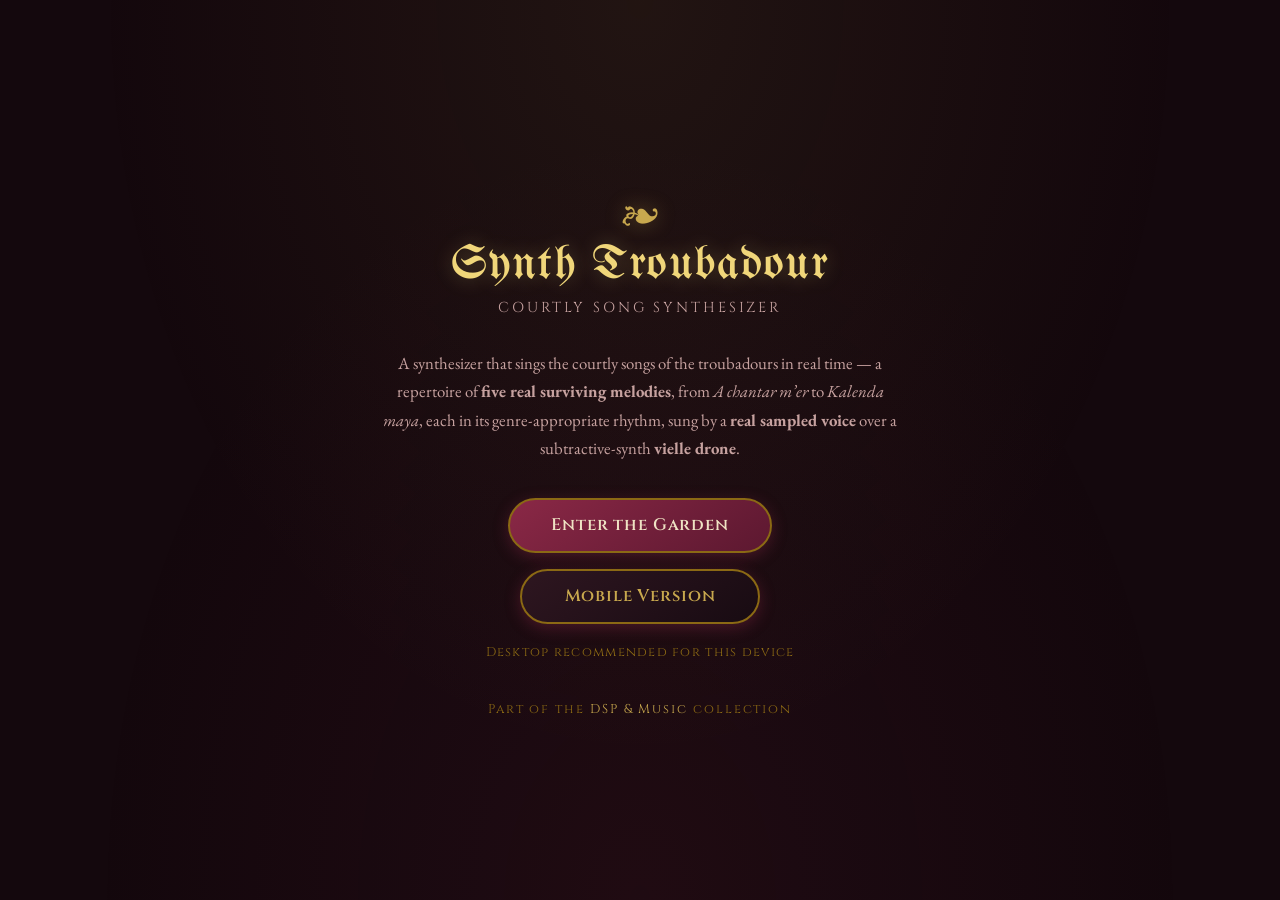
<file: index.html>
<!DOCTYPE html>
<html lang="en">
<head>
    <meta charset="UTF-8">
    <meta name="viewport" content="width=device-width, initial-scale=1.0">
    <title>Synth Troubadour — Courtly Song Synthesizer</title>
    <link rel="preconnect" href="https://fonts.googleapis.com">
    <link rel="preconnect" href="https://fonts.gstatic.com" crossorigin>
    <link href="https://fonts.googleapis.com/css2?family=UnifrakturMaguntia&family=Cinzel:wght@400;600;700&family=EB+Garamond:ital,wght@0,400;0,600;1,400&display=swap" rel="stylesheet">
    <style>
        :root { --gold: #c8a84e; --gold-bright: #f0d67a; --gold-dark: #8b6914; --accent: #8a2846; --text-main: #ecd8c8; --text-dim: #c7a2a0; --bg-dark: #14080d; }
        * { margin: 0; padding: 0; box-sizing: border-box; }
        body { font-family: 'EB Garamond', Georgia, serif; background: var(--bg-dark); color: var(--text-main); min-height: 100vh; display: flex; flex-direction: column; align-items: center; justify-content: center; text-align: center; padding: 2rem; }
        body::before { content: ''; position: fixed; inset: 0; background: radial-gradient(ellipse at 50% 0%, rgba(200,168,78,0.08), transparent 60%), radial-gradient(ellipse at 50% 100%, rgba(138,40,70,0.10), transparent 60%); pointer-events: none; }
        .content { position: relative; z-index: 1; max-width: 520px; }
        .cross { font-size: 2.4rem; color: var(--gold); text-shadow: 0 0 20px rgba(200,168,78,0.4); }
        h1 { font-family: 'UnifrakturMaguntia', 'Cinzel', serif; font-size: clamp(1.8rem, 5vw, 3rem); font-weight: 400; color: var(--gold-bright); text-shadow: 0 0 20px rgba(240,214,122,0.3); margin: 0.5rem 0; letter-spacing: 0.03em; }
        .subtitle { font-family: 'Cinzel', serif; font-size: 0.9rem; letter-spacing: 0.2em; text-transform: uppercase; color: var(--text-dim); margin-bottom: 2rem; }
        .desc { color: var(--text-dim); line-height: 1.7; margin-bottom: 2.2rem; font-size: 1.05rem; }
        .launch { display: flex; flex-direction: column; gap: 1rem; align-items: center; }
        .btn { font-family: 'Cinzel', serif; font-size: 1.05rem; font-weight: 600; color: #efe3c4; background: linear-gradient(145deg, var(--accent), #5c1830); border: 2px solid var(--gold-dark); border-radius: 50px; padding: 0.9rem 2.6rem; cursor: pointer; text-decoration: none; transition: all 0.3s ease; box-shadow: 0 4px 15px rgba(138,40,70,0.4); letter-spacing: 0.05em; min-width: 240px; }
        .btn:hover { border-color: var(--gold); box-shadow: 0 4px 20px rgba(138,40,70,0.6), 0 0 20px rgba(200,168,78,0.2); transform: translateY(-1px); }
        .btn.secondary { background: linear-gradient(145deg, #2e1620, #180b12); color: var(--gold); }
        .recommend { font-size: 0.8rem; color: var(--gold-dark); font-family: 'Cinzel', serif; letter-spacing: 0.1em; margin-top: 0.3rem; }
        .foot { margin-top: 2.5rem; font-size: 0.8rem; color: var(--gold-dark); letter-spacing: 0.15em; font-family: 'Cinzel', serif; }
    </style>
</head>
<body>
    <div class="content">
        <div class="cross">&#x2767;</div>
        <h1>Synth Troubadour</h1>
        <div class="subtitle">Courtly Song Synthesizer</div>
        <p class="desc">A synthesizer that sings the courtly songs of the troubadours in real time &mdash; a repertoire of <strong>five real surviving melodies</strong>, from <em>A chantar m&#8217;er</em> to <em>Kalenda maya</em>, each in its genre-appropriate rhythm, sung by a <strong>real sampled voice</strong> over a subtractive-synth <strong>vielle drone</strong>.</p>
        <div class="launch">
            <a class="btn" id="primaryBtn" href="desktop.html">Enter the Garden</a>
            <a class="btn secondary" id="secondaryBtn" href="troubadour_mobile.html">Mobile Version</a>
            <div class="recommend" id="recommend"></div>
        </div>
        <div class="foot">Part of the <a href="https://github.com/BrendanJamesLynskey/DSP_and_Music" style="color:var(--gold);text-decoration:none">DSP &amp; Music</a> collection</div>
    </div>
    <script>
        (function () {
            const isMobile = /Android|iPhone|iPad|iPod|Mobile/i.test(navigator.userAgent) || window.innerWidth < 700;
            const primary = document.getElementById('primaryBtn');
            const secondary = document.getElementById('secondaryBtn');
            const rec = document.getElementById('recommend');
            if (isMobile) {
                primary.href = 'troubadour_mobile.html'; primary.textContent = 'Enter (Mobile)';
                secondary.href = 'desktop.html'; secondary.textContent = 'Desktop Version';
                rec.textContent = 'Mobile device detected';
            } else {
                rec.textContent = 'Desktop recommended for this device';
            }
        })();
    </script>
</body>
</html>
</file>
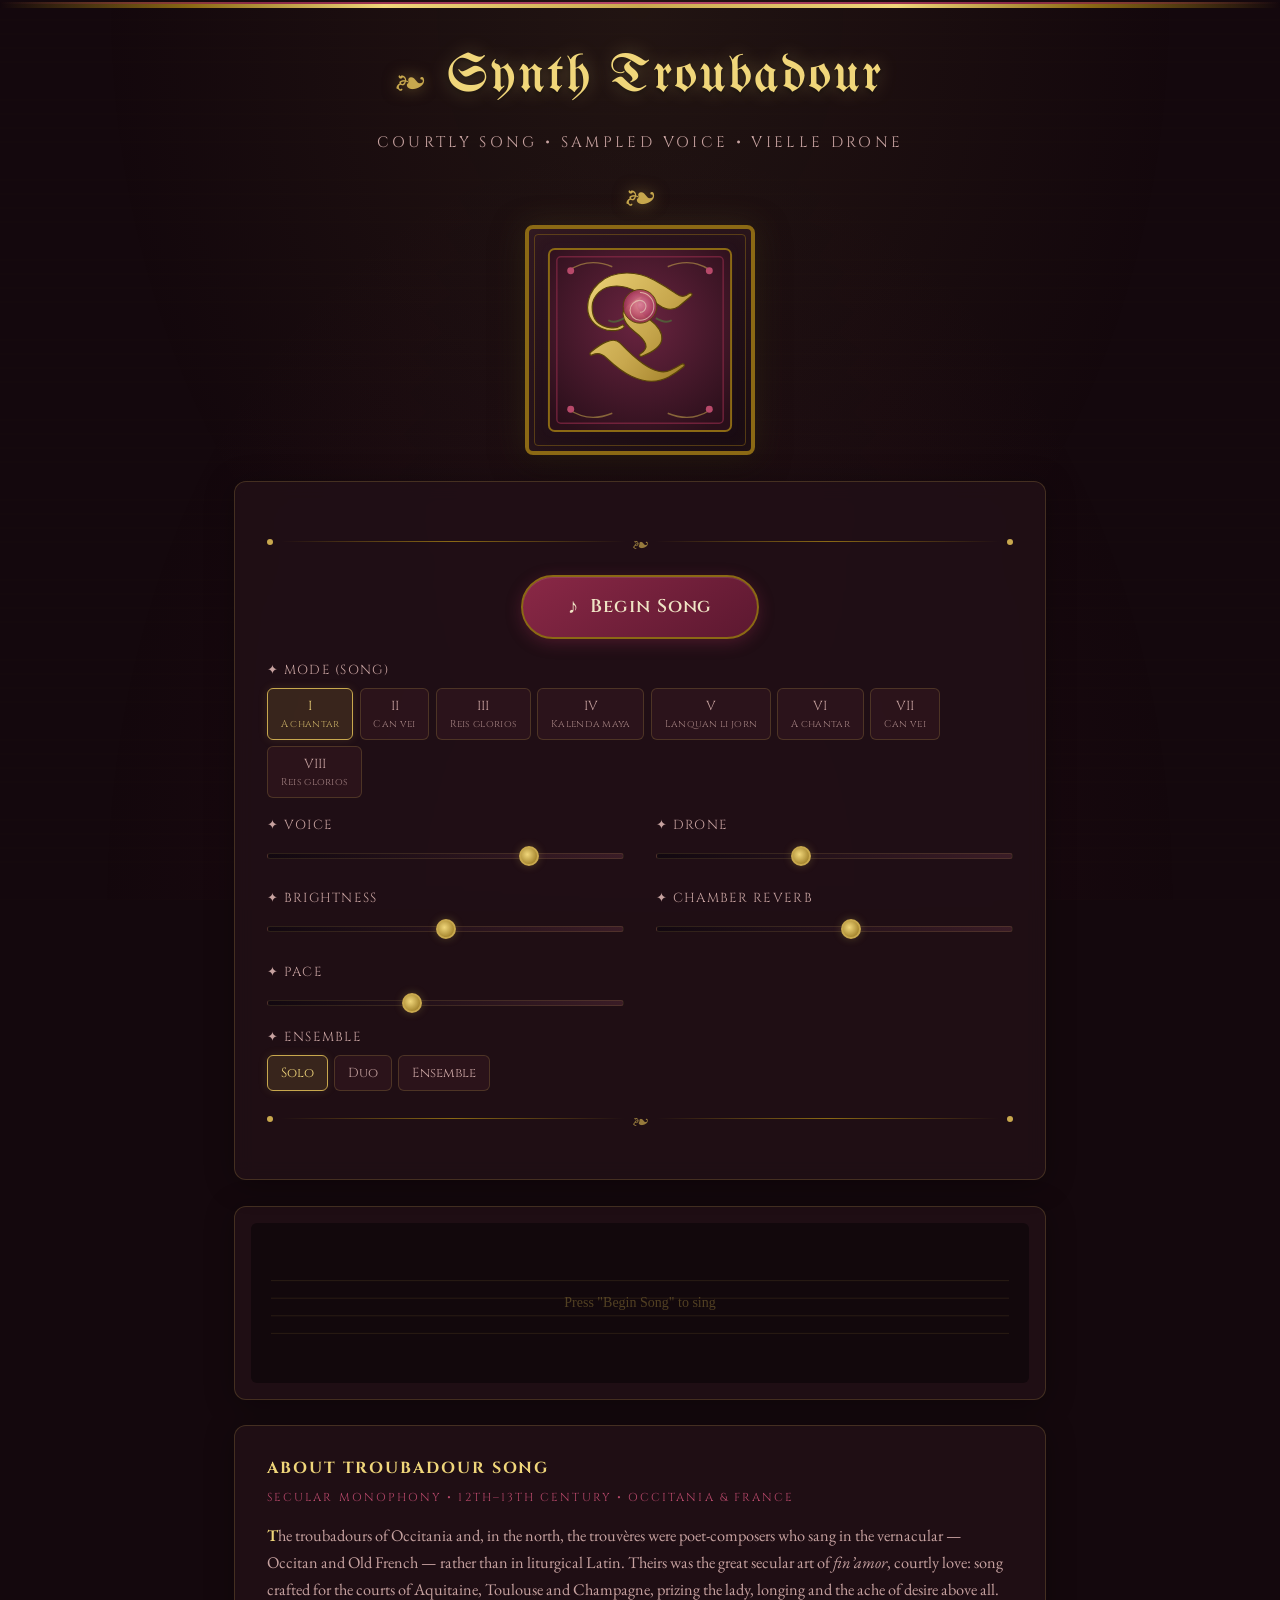
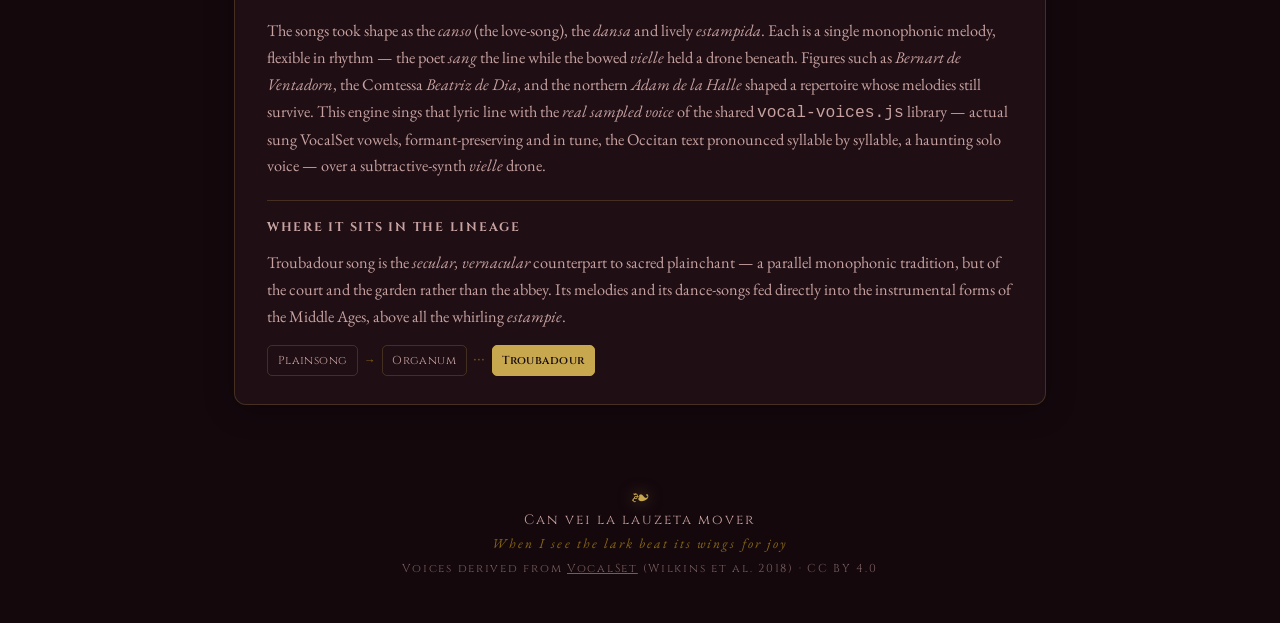
<file: desktop.html>
<!DOCTYPE html>
<html lang="en">
<head>
    <meta charset="UTF-8">
    <meta name="viewport" content="width=device-width, initial-scale=1.0">
    <title>Synth Troubadour — Courtly Song Synthesizer</title>
    <link rel="preconnect" href="https://fonts.googleapis.com">
    <link rel="preconnect" href="https://fonts.gstatic.com" crossorigin>
    <link href="https://fonts.googleapis.com/css2?family=UnifrakturMaguntia&family=Cinzel:wght@400;600;700&family=EB+Garamond:ital,wght@0,400;0,600;1,400&display=swap" rel="stylesheet">
    <link rel="stylesheet" href="style.css">
</head>
<body>
    <div class="icon-border-top"></div>
    <div class="incense-container" id="incenseContainer"></div>

    <header>
        <div class="cross-ornament">&#x2767;</div>
        <h1>Synth Troubadour</h1>
        <p class="subtitle">Courtly Song &#8226; Sampled Voice &#8226; Vielle Drone</p>
        <div class="cross-ornament">&#x2767;</div>
    </header>

    <main>
        <!-- Illuminated initial -->
        <div class="icon-frame" id="mainIcon">
            <svg viewBox="0 0 200 200" xmlns="http://www.w3.org/2000/svg" role="img" aria-label="Illuminated initial T">
                <defs>
                    <linearGradient id="gold" x1="0" y1="0" x2="1" y2="1">
                        <stop offset="0" stop-color="#f0d67a"/><stop offset="0.5" stop-color="#c8a84e"/><stop offset="1" stop-color="#8b6914"/>
                    </linearGradient>
                    <radialGradient id="halo" cx="0.5" cy="0.4" r="0.7">
                        <stop offset="0" stop-color="#6a2440"/><stop offset="1" stop-color="#2a0f1a"/>
                    </radialGradient>
                    <radialGradient id="rose" cx="0.5" cy="0.45" r="0.6">
                        <stop offset="0" stop-color="#e58aa0"/><stop offset="0.6" stop-color="#b8496a"/><stop offset="1" stop-color="#7a1f3a"/>
                    </radialGradient>
                </defs>
                <rect x="8" y="8" width="184" height="184" rx="6" fill="url(#halo)" stroke="#8b6914" stroke-width="2"/>
                <rect x="16" y="16" width="168" height="168" rx="4" fill="none" stroke="#8a2846" stroke-width="1.5" opacity="0.7"/>
                <!-- rose-vine flourishes -->
                <path d="M28 30 q20 -14 44 -4 M172 30 q-20 -14 -44 -4 M28 170 q20 14 44 4 M172 170 q-20 14 -44 4" fill="none" stroke="#c8a84e" stroke-width="1.4" opacity="0.55"/>
                <circle cx="30" cy="30" r="3.5" fill="#b8496a"/><circle cx="170" cy="30" r="3.5" fill="#b8496a"/>
                <circle cx="30" cy="170" r="3.5" fill="#b8496a"/><circle cx="170" cy="170" r="3.5" fill="#b8496a"/>
                <!-- initial T -->
                <text x="100" y="140" text-anchor="middle" font-family="UnifrakturMaguntia, serif" font-size="150" fill="url(#gold)" stroke="#5a4408" stroke-width="1.2">T</text>
                <!-- courtly rose bloom above the T -->
                <g opacity="0.92">
                    <circle cx="100" cy="66" r="17" fill="url(#rose)" stroke="#5a4408" stroke-width="1"/>
                    <path d="M100 52 a14 14 0 0 1 0 28 a10 10 0 0 1 0 -20 a6 6 0 0 1 0 12" fill="none" stroke="#efd9c4" stroke-width="1.1" opacity="0.7"/>
                    <path d="M84 78 q-10 6 -16 2 M116 78 q10 6 16 2" fill="none" stroke="#4e7a3a" stroke-width="2" opacity="0.7"/>
                </g>
            </svg>
        </div>

        <div class="controls-panel">
            <div class="ornament-line"><span class="ornament-dot"></span><span class="ornament-rule"></span><span class="ornament-cross">&#x2767;</span><span class="ornament-rule"></span><span class="ornament-dot"></span></div>

            <div class="transport">
                <button class="btn-chant" id="btnChant" onclick="toggleChant()">
                    <span class="btn-icon">&#x266A;</span>
                    <span class="btn-text">Begin Song</span>
                </button>
            </div>

            <!-- Church modes -->
            <div class="control-group">
                <label class="control-label">&#x2726; Mode (Song)</label>
                <div class="mode-selector">
                    <button class="mode-btn active" data-mode="1" onclick="setMode(1)">I<small>A chantar</small></button>
                    <button class="mode-btn" data-mode="2" onclick="setMode(2)">II<small>Can vei</small></button>
                    <button class="mode-btn" data-mode="3" onclick="setMode(3)">III<small>Reis glorios</small></button>
                    <button class="mode-btn" data-mode="4" onclick="setMode(4)">IV<small>Kalenda maya</small></button>
                    <button class="mode-btn" data-mode="5" onclick="setMode(5)">V<small>Lanquan li jorn</small></button>
                    <button class="mode-btn" data-mode="6" onclick="setMode(6)">VI<small>A chantar</small></button>
                    <button class="mode-btn" data-mode="7" onclick="setMode(7)">VII<small>Can vei</small></button>
                    <button class="mode-btn" data-mode="8" onclick="setMode(8)">VIII<small>Reis glorios</small></button>
                </div>
            </div>

            <div class="sliders-grid">
                <div class="control-group"><label class="control-label">&#x2726; Voice</label><input type="range" class="slider" id="voiceVol" min="0" max="100" value="75" oninput="updateVoice()"></div>
                <div class="control-group"><label class="control-label">&#x2726; Drone</label><input type="range" class="slider" id="droneVol" min="0" max="100" value="40" oninput="updateDrone()"></div>
                <div class="control-group"><label class="control-label">&#x2726; Brightness</label><input type="range" class="slider" id="brightness" min="0" max="100" value="50" oninput="updateBrightness()"></div>
                <div class="control-group"><label class="control-label">&#x2726; Chamber Reverb</label><input type="range" class="slider" id="reverbMix" min="0" max="100" value="55" oninput="updateReverb()"></div>
                <div class="control-group"><label class="control-label">&#x2726; Pace</label><input type="range" class="slider" id="tempoSlider" min="46" max="96" value="66" oninput="updateTempo()"></div>
            </div>

            <div class="control-group">
                <label class="control-label">&#x2726; Ensemble</label>
                <div class="mode-selector">
                    <button class="choir-btn active" data-voices="1" onclick="setVoices(1)">Solo</button>
                    <button class="choir-btn" data-voices="2" onclick="setVoices(2)">Duo</button>
                    <button class="choir-btn" data-voices="3" onclick="setVoices(3)">Ensemble</button>
                </div>
            </div>

            <div class="ornament-line"><span class="ornament-dot"></span><span class="ornament-rule"></span><span class="ornament-cross">&#x2767;</span><span class="ornament-rule"></span><span class="ornament-dot"></span></div>
        </div>

        <div class="visualization-frame">
            <canvas id="vizCanvas" width="800" height="200"></canvas>
        </div>

        <!-- About this style -->
        <div class="about-panel">
            <h2>About Troubadour Song</h2>
            <div class="era">Secular monophony &#8226; 12th&ndash;13th century &#8226; Occitania &amp; France</div>
            <p><span class="drop">T</span>he troubadours of Occitania and, in the north, the trouvères were poet-composers who sang in the vernacular &mdash; Occitan and Old French &mdash; rather than in liturgical Latin. Theirs was the great secular art of <em>fin&#8217;amor</em>, courtly love: song crafted for the courts of Aquitaine, Toulouse and Champagne, prizing the lady, longing and the ache of desire above all.</p>
            <p>The songs took shape as the <em>canso</em> (the love-song), the <em>dansa</em> and lively <em>estampida</em>. Each is a single monophonic melody, flexible in rhythm &mdash; the poet <em>sang</em> the line while the bowed <em>vielle</em> held a drone beneath. Figures such as <em>Bernart de Ventadorn</em>, the Comtessa <em>Beatriz de Dia</em>, and the northern <em>Adam de la Halle</em> shaped a repertoire whose melodies still survive. This engine sings that lyric line with the <em>real sampled voice</em> of the shared <code>vocal-voices.js</code> library &mdash; actual sung VocalSet vowels, formant-preserving and in tune, the Occitan text pronounced syllable by syllable, a haunting solo voice &mdash; over a subtractive-synth <em>vielle</em> drone.</p>
            <div class="lineage">
                <h3>Where it sits in the lineage</h3>
                <p>Troubadour song is the <em>secular, vernacular</em> counterpart to sacred plainchant &mdash; a parallel monophonic tradition, but of the court and the garden rather than the abbey. Its melodies and its dance-songs fed directly into the instrumental forms of the Middle Ages, above all the whirling <em>estampie</em>.</p>
                <div class="lineage-chain">
                    <a href="https://brendanjameslynskey.github.io/Synth_Gregorian/">Plainsong</a>
                    <span class="arrow">&rarr;</span>
                    <a href="https://brendanjameslynskey.github.io/Synth_Organum/">Organum</a>
                    <span class="arrow">&#8231;&#8231;&#8231;</span>
                    <span class="node current">Troubadour</span>
                </div>
            </div>
        </div>
    </main>

    <footer>
        <div class="cross-ornament small">&#x2767;</div>
        <p>Can vei la lauzeta mover</p>
        <p class="latin">When I see the lark beat its wings for joy</p>
            <p style="font-size:0.72rem;opacity:0.55;margin-top:0.6rem;">Voices derived from <a href="https://zenodo.org/records/1193957" style="color:inherit;">VocalSet</a> (Wilkins et al. 2018) &middot; CC BY 4.0</p>
    </footer>

    <script src="vocal-voices.js"></script>
    <script src="troubadour-engine.js"></script>
    <script src="app.js"></script>
</body>
</html>
</file>
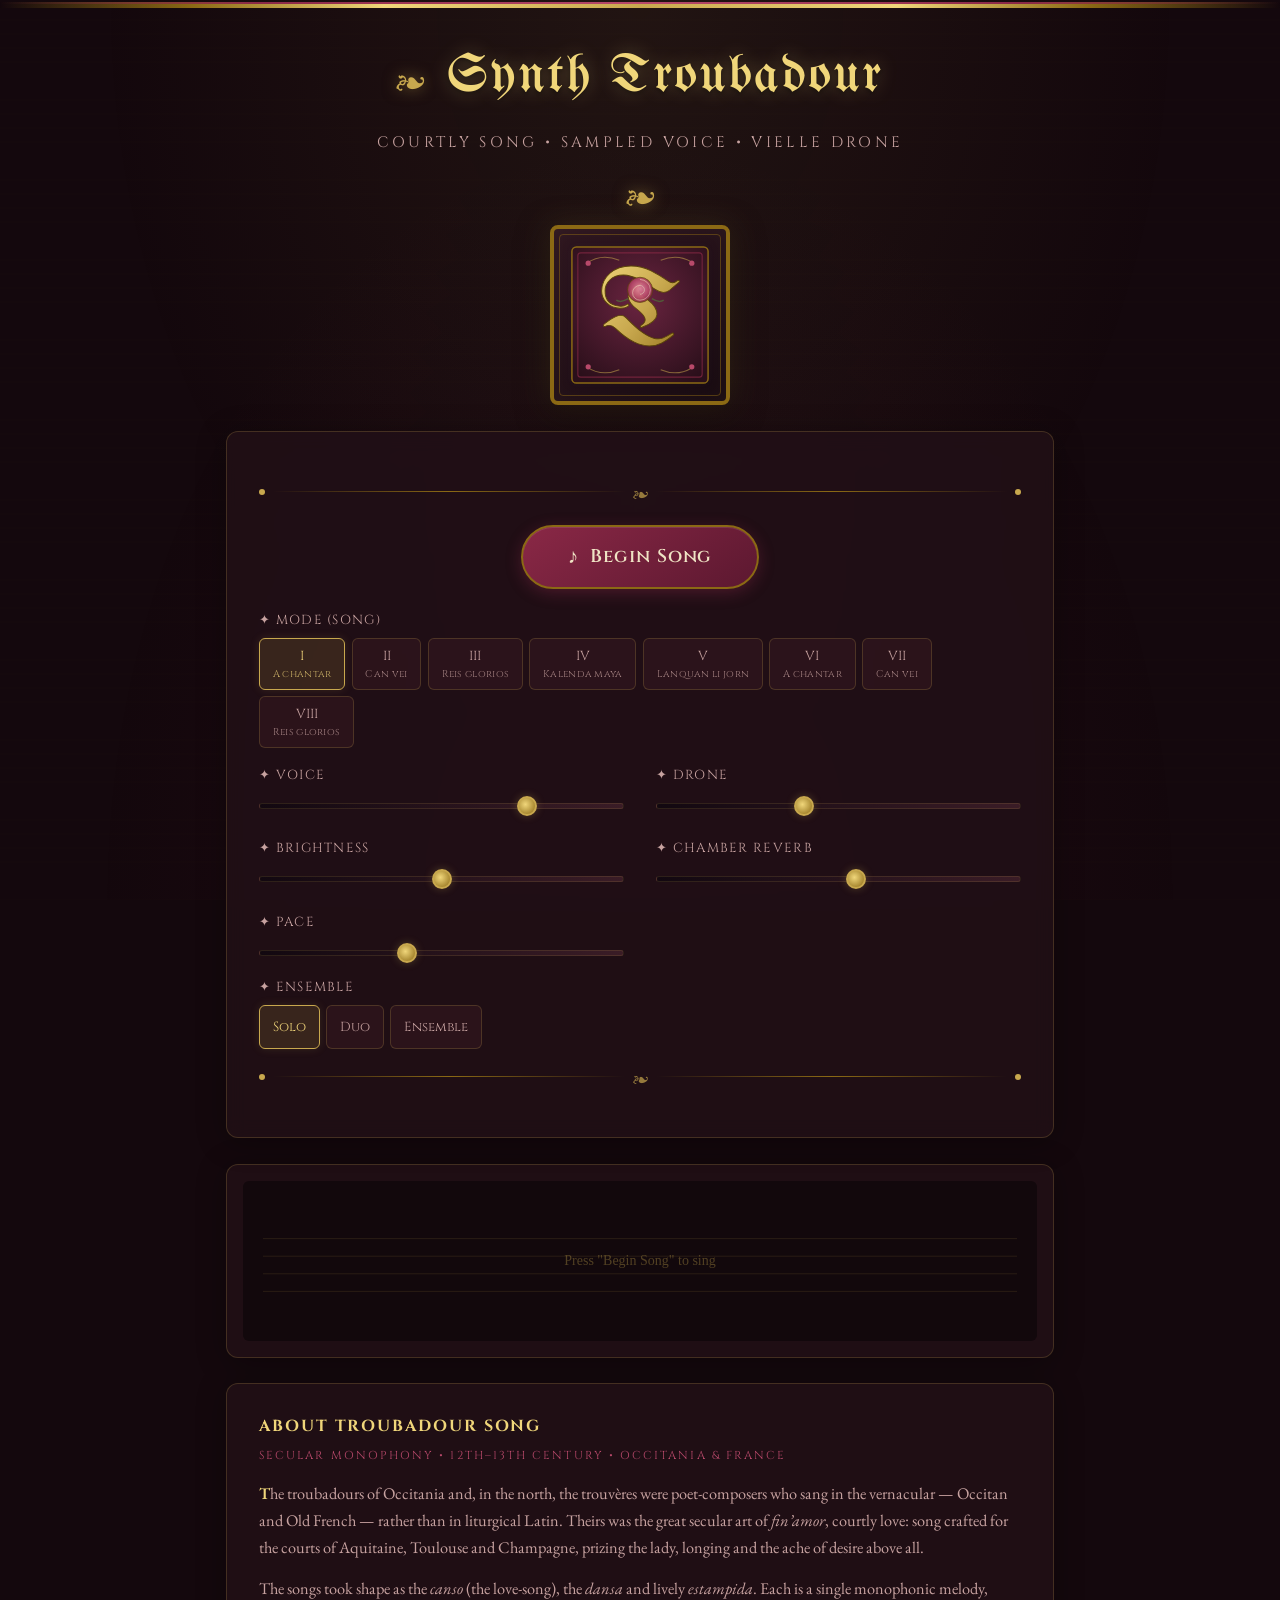
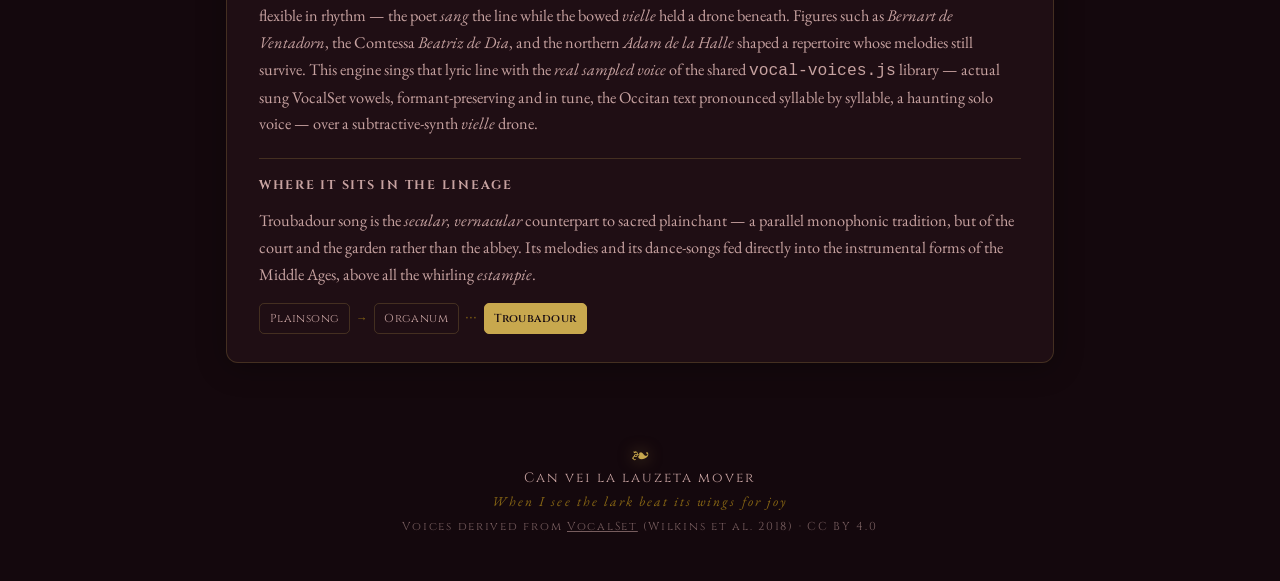
<file: troubadour_mobile.html>
<!DOCTYPE html>
<html lang="en">
<head>
    <meta charset="UTF-8">
    <meta name="viewport" content="width=device-width, initial-scale=1.0, viewport-fit=cover, maximum-scale=1.0, user-scalable=no">
    <meta name="apple-mobile-web-app-capable" content="yes">
    <meta name="apple-mobile-web-app-status-bar-style" content="black-translucent">
    <title>Synth Troubadour — Courtly Song Synthesizer</title>
    <link rel="preconnect" href="https://fonts.googleapis.com">
    <link rel="preconnect" href="https://fonts.gstatic.com" crossorigin>
    <link href="https://fonts.googleapis.com/css2?family=UnifrakturMaguntia&family=Cinzel:wght@400;600;700&family=EB+Garamond:ital,wght@0,400;0,600;1,400&display=swap" rel="stylesheet">
    <style>
/* === Synth Troubadour — Styles (courtly love: rose, wine-red, gold) === */

:root {
    --gold: #c8a84e;
    --gold-bright: #f0d67a;
    --gold-dark: #8b6914;
    --accent: #8a2846;          /* wine-rose */
    --accent-light: #b8496a;
    --ink: #1a0e13;
    --ink-deep: #120810;
    --panel-line: rgba(200, 168, 78, 0.22);
    --parchment: #efe3c4;
    --text-main: #ecd8c8;
    --text-dim: #c7a2a0;
    --bg-dark: #14080d;
    --bg-panel: rgba(34, 16, 23, 0.85);
}

* { margin: 0; padding: 0; box-sizing: border-box; }

body {
    font-family: 'EB Garamond', 'Cormorant Garamond', Georgia, serif;
    background: var(--bg-dark);
    color: var(--text-main);
    min-height: 100vh;
    overflow-x: hidden;
    position: relative;
}

body::before {
    content: '';
    position: fixed;
    inset: 0;
    background:
        radial-gradient(ellipse at 50% 0%, rgba(200, 168, 78, 0.08) 0%, transparent 60%),
        radial-gradient(ellipse at 50% 100%, rgba(138, 40, 70, 0.10) 0%, transparent 60%);
    pointer-events: none;
    z-index: 0;
}

/* Faint ruled-manuscript / four-line stave texture */
body::after {
    content: '';
    position: fixed;
    inset: 0;
    background-image:
        url("data:image/svg+xml,%3Csvg xmlns='http://www.w3.org/2000/svg' width='80' height='80' viewBox='0 0 80 80'%3E%3Cpath d='M0 20h80M0 34h80M0 48h80M0 62h80' stroke='%23c8a84e' stroke-width='0.3' opacity='0.05'/%3E%3C/svg%3E");
    pointer-events: none;
    z-index: 0;
}

.icon-border-top {
    height: 6px;
    background: linear-gradient(90deg, transparent 0%, var(--gold-dark) 15%, var(--gold-bright) 30%, var(--gold) 50%, var(--gold-bright) 70%, var(--gold-dark) 85%, transparent 100%);
    position: relative;
    z-index: 10;
}
.icon-border-top::after {
    content: '';
    display: block;
    height: 2px;
    margin-top: 2px;
    background: linear-gradient(90deg, transparent 0%, var(--accent) 20%, var(--accent-light) 50%, var(--accent) 80%, transparent 100%);
}

/* Floating rose petals */
.incense-container { position: fixed; inset: 0; pointer-events: none; z-index: 1; overflow: hidden; }
.smoke-particle {
    position: absolute;
    width: 4px; height: 4px;
    background: radial-gradient(circle, rgba(200, 90, 110, 0.4), transparent);
    border-radius: 50%;
    animation: smokeRise linear forwards;
}
@keyframes smokeRise {
    0% { opacity: 0; transform: translateY(0) translateX(0) scale(1); }
    20% { opacity: 0.45; }
    100% { opacity: 0; transform: translateY(-420px) translateX(var(--drift)) scale(7); }
}

header {
    text-align: center;
    padding: 2.5rem 1rem 1.2rem;
    position: relative;
    z-index: 5;
    display: flex;
    align-items: center;
    justify-content: center;
    gap: 1.4rem;
    flex-wrap: wrap;
}
.cross-ornament { font-size: 1.9rem; color: var(--gold); text-shadow: 0 0 15px rgba(200, 168, 78, 0.5); line-height: 1; }
.cross-ornament.small { font-size: 1.1rem; }

h1 {
    font-family: 'UnifrakturMaguntia', 'Cinzel', serif;
    font-size: clamp(2rem, 5vw, 3.4rem);
    font-weight: 400;
    color: var(--gold-bright);
    text-shadow: 0 0 20px rgba(240, 214, 122, 0.3), 0 2px 4px rgba(0, 0, 0, 0.5);
    letter-spacing: 0.04em;
}
.subtitle {
    font-family: 'Cinzel', serif;
    font-size: 0.95rem;
    color: var(--text-dim);
    letter-spacing: 0.22em;
    text-transform: uppercase;
    margin-top: 0.3rem;
    flex-basis: 100%;
}

main { max-width: 860px; margin: 0 auto; padding: 0 1.5rem 3rem; position: relative; z-index: 5; }

/* Illuminated-initial frame (inline SVG lives inside) */
.icon-frame {
    width: 230px;
    margin: 0 auto 1.6rem;
    padding: 12px;
    background: linear-gradient(145deg, #2e1620, #180b12);
    border: 4px solid var(--gold-dark);
    border-radius: 8px;
    box-shadow: 0 0 30px rgba(200, 168, 78, 0.15), inset 0 0 20px rgba(200, 168, 78, 0.05), 0 8px 32px rgba(0, 0, 0, 0.5);
    position: relative;
    cursor: pointer;
    transition: box-shadow 0.5s ease, transform 0.3s ease;
    overflow: hidden;
}
.icon-frame:hover { box-shadow: 0 0 50px rgba(200, 168, 78, 0.25), inset 0 0 30px rgba(200, 168, 78, 0.08), 0 8px 32px rgba(0, 0, 0, 0.5); transform: scale(1.02); }
.icon-frame.active { box-shadow: 0 0 60px rgba(240, 214, 122, 0.35), inset 0 0 30px rgba(200, 168, 78, 0.1), 0 8px 32px rgba(0, 0, 0, 0.5); border-color: var(--gold-bright); }
.icon-frame::before { content: ''; position: absolute; inset: 5px; border: 1px solid var(--gold-dark); border-radius: 4px; opacity: 0.5; pointer-events: none; z-index: 2; }
.icon-frame svg { width: 100%; height: auto; display: block; position: relative; z-index: 1; }

.controls-panel {
    background: var(--bg-panel);
    border: 1px solid var(--panel-line);
    border-radius: 12px;
    padding: 2rem;
    margin-bottom: 1.6rem;
    backdrop-filter: blur(10px);
    box-shadow: 0 4px 30px rgba(0, 0, 0, 0.3);
}

.ornament-line { display: flex; align-items: center; gap: 0.5rem; margin: 1.1rem 0; }
.ornament-dot { width: 6px; height: 6px; background: var(--gold); border-radius: 50%; flex-shrink: 0; }
.ornament-rule { flex: 1; height: 1px; background: linear-gradient(90deg, transparent, var(--gold-dark), transparent); }
.ornament-cross { color: var(--gold); font-size: 1rem; flex-shrink: 0; opacity: 0.7; }

.transport { display: flex; justify-content: center; margin: 1.4rem 0; }
.btn-chant {
    font-family: 'Cinzel', serif;
    font-size: 1.15rem;
    font-weight: 600;
    color: var(--parchment);
    background: linear-gradient(145deg, var(--accent), #5c1830);
    border: 2px solid var(--gold-dark);
    border-radius: 50px;
    padding: 1rem 2.8rem;
    cursor: pointer;
    transition: all 0.3s ease;
    display: flex;
    align-items: center;
    gap: 0.7rem;
    box-shadow: 0 4px 15px rgba(138, 40, 70, 0.4), inset 0 1px 0 rgba(255, 255, 255, 0.1);
    letter-spacing: 0.05em;
}
.btn-chant:hover { background: linear-gradient(145deg, var(--accent-light), var(--accent)); border-color: var(--gold); box-shadow: 0 4px 20px rgba(138, 40, 70, 0.6), 0 0 20px rgba(200, 168, 78, 0.2); transform: translateY(-1px); }
.btn-chant:active { transform: translateY(1px); }
.btn-chant.playing { background: linear-gradient(145deg, #6a1f3c, #45152a); border-color: var(--gold-bright); animation: glowPulse 3s ease-in-out infinite; }
@keyframes glowPulse {
    0%, 100% { box-shadow: 0 4px 20px rgba(138, 40, 70, 0.4), 0 0 20px rgba(240, 214, 122, 0.12); }
    50% { box-shadow: 0 4px 25px rgba(138, 40, 70, 0.6), 0 0 35px rgba(240, 214, 122, 0.28); }
}
.btn-icon { font-size: 1.3rem; }

.control-label { display: block; font-family: 'Cinzel', serif; font-size: 0.82rem; color: var(--text-dim); letter-spacing: 0.1em; margin-bottom: 0.55rem; text-transform: uppercase; }
.control-group { margin-bottom: 1.1rem; }

.mode-selector { display: flex; gap: 0.4rem; flex-wrap: wrap; }
.mode-btn, .choir-btn {
    font-family: 'Cinzel', serif;
    font-size: 0.82rem;
    color: var(--text-dim);
    background: rgba(52, 24, 33, 0.6);
    border: 1px solid var(--panel-line);
    border-radius: 6px;
    padding: 0.5rem 0.8rem;
    cursor: pointer;
    transition: all 0.2s ease;
    min-width: 46px;
    text-align: center;
}
.mode-btn:hover, .choir-btn:hover { background: rgba(200, 168, 78, 0.1); border-color: var(--gold-dark); }
.mode-btn.active, .choir-btn.active { color: var(--gold-bright); background: rgba(200, 168, 78, 0.15); border-color: var(--gold); box-shadow: 0 0 10px rgba(200, 168, 78, 0.15); }
.mode-btn small { display: block; font-size: 0.62rem; letter-spacing: 0.03em; opacity: 0.75; margin-top: 2px; }

.sliders-grid { display: grid; grid-template-columns: 1fr 1fr; gap: 0.5rem 2rem; }
@media (max-width: 600px) { .sliders-grid { grid-template-columns: 1fr; } }

.slider {
    -webkit-appearance: none; appearance: none;
    width: 100%; height: 6px;
    background: linear-gradient(90deg, var(--ink-deep), #3a1c26);
    border-radius: 3px; outline: none;
    border: 1px solid rgba(200, 168, 78, 0.15);
}
.slider::-webkit-slider-thumb { -webkit-appearance: none; appearance: none; width: 20px; height: 20px; background: radial-gradient(circle at 40% 40%, var(--gold-bright), var(--gold-dark)); border-radius: 50%; cursor: pointer; border: 2px solid var(--gold); box-shadow: 0 0 8px rgba(200, 168, 78, 0.3); }
.slider::-webkit-slider-thumb:hover { box-shadow: 0 0 15px rgba(200, 168, 78, 0.5); }
.slider::-moz-range-thumb { width: 20px; height: 20px; background: radial-gradient(circle at 40% 40%, var(--gold-bright), var(--gold-dark)); border-radius: 50%; cursor: pointer; border: 2px solid var(--gold); box-shadow: 0 0 8px rgba(200, 168, 78, 0.3); }

.visualization-frame { background: var(--bg-panel); border: 1px solid var(--panel-line); border-radius: 12px; padding: 1rem; overflow: hidden; box-shadow: 0 4px 30px rgba(0, 0, 0, 0.3); margin-bottom: 1.6rem; }
#vizCanvas { width: 100%; height: 160px; display: block; border-radius: 6px; }

/* About-this-style panel */
.about-panel {
    background: var(--bg-panel);
    border: 1px solid var(--panel-line);
    border-radius: 12px;
    padding: 1.8rem 2rem;
    box-shadow: 0 4px 30px rgba(0, 0, 0, 0.3);
    line-height: 1.65;
}
.about-panel h2 { font-family: 'Cinzel', serif; font-size: 1rem; letter-spacing: 0.12em; text-transform: uppercase; color: var(--gold-bright); margin-bottom: 0.4rem; }
.about-panel .era { font-family: 'Cinzel', serif; font-size: 0.72rem; letter-spacing: 0.18em; text-transform: uppercase; color: var(--accent-light); margin-bottom: 1rem; }
.about-panel p { color: var(--text-dim); font-size: 1.02rem; margin-bottom: 0.9rem; }
.about-panel p:last-child { margin-bottom: 0; }
.about-panel .drop { color: var(--gold-bright); font-weight: 600; }
.lineage { margin-top: 1.2rem; padding-top: 1.1rem; border-top: 1px solid var(--panel-line); }
.lineage h3 { font-family: 'Cinzel', serif; font-size: 0.78rem; letter-spacing: 0.14em; text-transform: uppercase; color: var(--text-dim); margin-bottom: 0.7rem; }
.lineage-chain { display: flex; flex-wrap: wrap; gap: 0.35rem; align-items: center; font-family: 'Cinzel', serif; font-size: 0.72rem; letter-spacing: 0.04em; }
.lineage-chain a, .lineage-chain span.node { color: var(--text-dim); text-decoration: none; padding: 0.3rem 0.6rem; border: 1px solid var(--panel-line); border-radius: 5px; transition: all 0.2s ease; white-space: nowrap; }
.lineage-chain a:hover { color: var(--gold-bright); border-color: var(--gold); }
.lineage-chain span.node.current { color: var(--ink); background: var(--gold); border-color: var(--gold); font-weight: 600; }
.lineage-chain .arrow { color: var(--gold-dark); }

footer { text-align: center; padding: 2rem 1rem 3rem; position: relative; z-index: 5; }
footer p { font-family: 'Cinzel', serif; font-size: 0.85rem; color: var(--text-dim); letter-spacing: 0.15em; margin-top: 0.5rem; }
footer .latin { font-family: 'EB Garamond', serif; font-style: italic; font-size: 0.85rem; color: var(--gold-dark); margin-top: 0.3rem; }

::-webkit-scrollbar { width: 8px; }
::-webkit-scrollbar-track { background: var(--bg-dark); }
::-webkit-scrollbar-thumb { background: var(--gold-dark); border-radius: 4px; }
::-webkit-scrollbar-thumb:hover { background: var(--gold); }
::selection { background: rgba(200, 168, 78, 0.3); color: var(--parchment); }


/* mobile safe areas */
body { padding: env(safe-area-inset-top) env(safe-area-inset-right) env(safe-area-inset-bottom) env(safe-area-inset-left); }
.mode-btn, .choir-btn, .btn-chant { min-height: 44px; }
.icon-frame { width: 180px; }
main { padding-left: 1rem; padding-right: 1rem; }
</style>
</head>
<body>
    <div class="icon-border-top"></div>
    <div class="incense-container" id="incenseContainer"></div>

    <header>
        <div class="cross-ornament">&#x2767;</div>
        <h1>Synth Troubadour</h1>
        <p class="subtitle">Courtly Song &#8226; Sampled Voice &#8226; Vielle Drone</p>
        <div class="cross-ornament">&#x2767;</div>
    </header>

    <main>
        <!-- Illuminated initial -->
        <div class="icon-frame" id="mainIcon">
            <svg viewBox="0 0 200 200" xmlns="http://www.w3.org/2000/svg" role="img" aria-label="Illuminated initial T">
                <defs>
                    <linearGradient id="gold" x1="0" y1="0" x2="1" y2="1">
                        <stop offset="0" stop-color="#f0d67a"/><stop offset="0.5" stop-color="#c8a84e"/><stop offset="1" stop-color="#8b6914"/>
                    </linearGradient>
                    <radialGradient id="halo" cx="0.5" cy="0.4" r="0.7">
                        <stop offset="0" stop-color="#6a2440"/><stop offset="1" stop-color="#2a0f1a"/>
                    </radialGradient>
                    <radialGradient id="rose" cx="0.5" cy="0.45" r="0.6">
                        <stop offset="0" stop-color="#e58aa0"/><stop offset="0.6" stop-color="#b8496a"/><stop offset="1" stop-color="#7a1f3a"/>
                    </radialGradient>
                </defs>
                <rect x="8" y="8" width="184" height="184" rx="6" fill="url(#halo)" stroke="#8b6914" stroke-width="2"/>
                <rect x="16" y="16" width="168" height="168" rx="4" fill="none" stroke="#8a2846" stroke-width="1.5" opacity="0.7"/>
                <!-- rose-vine flourishes -->
                <path d="M28 30 q20 -14 44 -4 M172 30 q-20 -14 -44 -4 M28 170 q20 14 44 4 M172 170 q-20 14 -44 4" fill="none" stroke="#c8a84e" stroke-width="1.4" opacity="0.55"/>
                <circle cx="30" cy="30" r="3.5" fill="#b8496a"/><circle cx="170" cy="30" r="3.5" fill="#b8496a"/>
                <circle cx="30" cy="170" r="3.5" fill="#b8496a"/><circle cx="170" cy="170" r="3.5" fill="#b8496a"/>
                <!-- initial T -->
                <text x="100" y="140" text-anchor="middle" font-family="UnifrakturMaguntia, serif" font-size="150" fill="url(#gold)" stroke="#5a4408" stroke-width="1.2">T</text>
                <!-- courtly rose bloom above the T -->
                <g opacity="0.92">
                    <circle cx="100" cy="66" r="17" fill="url(#rose)" stroke="#5a4408" stroke-width="1"/>
                    <path d="M100 52 a14 14 0 0 1 0 28 a10 10 0 0 1 0 -20 a6 6 0 0 1 0 12" fill="none" stroke="#efd9c4" stroke-width="1.1" opacity="0.7"/>
                    <path d="M84 78 q-10 6 -16 2 M116 78 q10 6 16 2" fill="none" stroke="#4e7a3a" stroke-width="2" opacity="0.7"/>
                </g>
            </svg>
        </div>

        <div class="controls-panel">
            <div class="ornament-line"><span class="ornament-dot"></span><span class="ornament-rule"></span><span class="ornament-cross">&#x2767;</span><span class="ornament-rule"></span><span class="ornament-dot"></span></div>

            <div class="transport">
                <button class="btn-chant" id="btnChant" onclick="toggleChant()">
                    <span class="btn-icon">&#x266A;</span>
                    <span class="btn-text">Begin Song</span>
                </button>
            </div>

            <!-- Church modes -->
            <div class="control-group">
                <label class="control-label">&#x2726; Mode (Song)</label>
                <div class="mode-selector">
                    <button class="mode-btn active" data-mode="1" onclick="setMode(1)">I<small>A chantar</small></button>
                    <button class="mode-btn" data-mode="2" onclick="setMode(2)">II<small>Can vei</small></button>
                    <button class="mode-btn" data-mode="3" onclick="setMode(3)">III<small>Reis glorios</small></button>
                    <button class="mode-btn" data-mode="4" onclick="setMode(4)">IV<small>Kalenda maya</small></button>
                    <button class="mode-btn" data-mode="5" onclick="setMode(5)">V<small>Lanquan li jorn</small></button>
                    <button class="mode-btn" data-mode="6" onclick="setMode(6)">VI<small>A chantar</small></button>
                    <button class="mode-btn" data-mode="7" onclick="setMode(7)">VII<small>Can vei</small></button>
                    <button class="mode-btn" data-mode="8" onclick="setMode(8)">VIII<small>Reis glorios</small></button>
                </div>
            </div>

            <div class="sliders-grid">
                <div class="control-group"><label class="control-label">&#x2726; Voice</label><input type="range" class="slider" id="voiceVol" min="0" max="100" value="75" oninput="updateVoice()"></div>
                <div class="control-group"><label class="control-label">&#x2726; Drone</label><input type="range" class="slider" id="droneVol" min="0" max="100" value="40" oninput="updateDrone()"></div>
                <div class="control-group"><label class="control-label">&#x2726; Brightness</label><input type="range" class="slider" id="brightness" min="0" max="100" value="50" oninput="updateBrightness()"></div>
                <div class="control-group"><label class="control-label">&#x2726; Chamber Reverb</label><input type="range" class="slider" id="reverbMix" min="0" max="100" value="55" oninput="updateReverb()"></div>
                <div class="control-group"><label class="control-label">&#x2726; Pace</label><input type="range" class="slider" id="tempoSlider" min="46" max="96" value="66" oninput="updateTempo()"></div>
            </div>

            <div class="control-group">
                <label class="control-label">&#x2726; Ensemble</label>
                <div class="mode-selector">
                    <button class="choir-btn active" data-voices="1" onclick="setVoices(1)">Solo</button>
                    <button class="choir-btn" data-voices="2" onclick="setVoices(2)">Duo</button>
                    <button class="choir-btn" data-voices="3" onclick="setVoices(3)">Ensemble</button>
                </div>
            </div>

            <div class="ornament-line"><span class="ornament-dot"></span><span class="ornament-rule"></span><span class="ornament-cross">&#x2767;</span><span class="ornament-rule"></span><span class="ornament-dot"></span></div>
        </div>

        <div class="visualization-frame">
            <canvas id="vizCanvas" width="800" height="200"></canvas>
        </div>

        <!-- About this style -->
        <div class="about-panel">
            <h2>About Troubadour Song</h2>
            <div class="era">Secular monophony &#8226; 12th&ndash;13th century &#8226; Occitania &amp; France</div>
            <p><span class="drop">T</span>he troubadours of Occitania and, in the north, the trouvères were poet-composers who sang in the vernacular &mdash; Occitan and Old French &mdash; rather than in liturgical Latin. Theirs was the great secular art of <em>fin&#8217;amor</em>, courtly love: song crafted for the courts of Aquitaine, Toulouse and Champagne, prizing the lady, longing and the ache of desire above all.</p>
            <p>The songs took shape as the <em>canso</em> (the love-song), the <em>dansa</em> and lively <em>estampida</em>. Each is a single monophonic melody, flexible in rhythm &mdash; the poet <em>sang</em> the line while the bowed <em>vielle</em> held a drone beneath. Figures such as <em>Bernart de Ventadorn</em>, the Comtessa <em>Beatriz de Dia</em>, and the northern <em>Adam de la Halle</em> shaped a repertoire whose melodies still survive. This engine sings that lyric line with the <em>real sampled voice</em> of the shared <code>vocal-voices.js</code> library &mdash; actual sung VocalSet vowels, formant-preserving and in tune, the Occitan text pronounced syllable by syllable, a haunting solo voice &mdash; over a subtractive-synth <em>vielle</em> drone.</p>
            <div class="lineage">
                <h3>Where it sits in the lineage</h3>
                <p>Troubadour song is the <em>secular, vernacular</em> counterpart to sacred plainchant &mdash; a parallel monophonic tradition, but of the court and the garden rather than the abbey. Its melodies and its dance-songs fed directly into the instrumental forms of the Middle Ages, above all the whirling <em>estampie</em>.</p>
                <div class="lineage-chain">
                    <a href="https://brendanjameslynskey.github.io/Synth_Gregorian/">Plainsong</a>
                    <span class="arrow">&rarr;</span>
                    <a href="https://brendanjameslynskey.github.io/Synth_Organum/">Organum</a>
                    <span class="arrow">&#8231;&#8231;&#8231;</span>
                    <span class="node current">Troubadour</span>
                </div>
            </div>
        </div>
    </main>

    <footer>
        <div class="cross-ornament small">&#x2767;</div>
        <p>Can vei la lauzeta mover</p>
        <p class="latin">When I see the lark beat its wings for joy</p>
            <p style="font-size:0.72rem;opacity:0.55;margin-top:0.6rem;">Voices derived from <a href="https://zenodo.org/records/1193957" style="color:inherit;">VocalSet</a> (Wilkins et al. 2018) &middot; CC BY 4.0</p>
    </footer>

    <script>
/**
 * vocal-voices.js — a small library of interchangeable VOCAL SYNTHESIS engines
 * for the Web Audio API, sharing one interface. The 'sampler' engine plays real
 * recorded vowels (VocalSet, CC BY 4.0) from ./voices/; every other engine is
 * pure synthesis with no samples or dependencies.
 *
 * Techniques (each a genuinely different way of making a sung voice):
 *
 *   'fof'      FOF — Fonction d'Onde Formantique (IRCAM CHANT). The voice is a
 *              stream of overlapping formant grains, one burst per glottal pulse.
 *              Runs in an AudioWorklet. The most convincingly "sung" of the four.
 *
 *   'formant'  Source–filter. A glottal-pulse oscillator run through a bank of
 *              parallel resonant band-pass formant filters. Native Web Audio nodes.
 *
 *   'additive' Additive / spectral. A sum of harmonics whose amplitudes trace the
 *              vowel's formant envelope, rebuilt per note as a PeriodicWave so the
 *              formants stay fixed while the pitch moves.
 *
 *   'tract'    Physical model. A Kelly–Lochbaum digital waveguide of the vocal
 *              tract — a ladder of cylindrical sections whose area function makes
 *              the vowel — excited by a glottal pulse. Runs in an AudioWorklet.
 *
 * Usage:
 *   await VocalVoices.init(ctx);                       // load the worklets once
 *   const v = VocalVoices.create(ctx, { technique:'fof', vowel:'a', detuneCents:0 });
 *   v.output.connect(dest);
 *   v.setFrequency(220, ctx.currentTime, 0.1);         // pitch (with optional glide)
 *   v.setLevel(1, ctx.currentTime);                    // gate the voice on
 *   v.setVowel('o', ctx.currentTime);                  // morph the vowel
 *   v.dispose();
 */
(function (global) {
    'use strict';

    // Directory this script was loaded from, so the sampled-voice assets in
    // ./voices/ resolve correctly however the page is hosted.
    const SCRIPT_DIR = (function () {
        try { const s = document.currentScript && document.currentScript.src; if (s) return s.replace(/[^/]*$/, ''); } catch (e) {}
        return '';
    })();

    // ── Sung-vowel formant tables: five formants {f: Hz, a: amp, bw: Hz} ─────────
    const VOWELS = {
        a: [{f:650,a:1,bw:80},{f:1080,a:0.5,bw:90},{f:2650,a:0.28,bw:120},{f:2900,a:0.2,bw:130},{f:3250,a:0.1,bw:140}],
        e: [{f:400,a:1,bw:70},{f:1700,a:0.45,bw:100},{f:2500,a:0.32,bw:120},{f:2900,a:0.22,bw:130},{f:3300,a:0.12,bw:140}],
        i: [{f:290,a:1,bw:60},{f:2100,a:0.4,bw:110},{f:2800,a:0.34,bw:120},{f:3300,a:0.24,bw:130},{f:3600,a:0.12,bw:150}],
        o: [{f:400,a:1,bw:70},{f:760,a:0.34,bw:80},{f:2550,a:0.2,bw:120},{f:2850,a:0.15,bw:130},{f:3250,a:0.08,bw:140}],
        u: [{f:350,a:1,bw:65},{f:600,a:0.26,bw:75},{f:2400,a:0.16,bw:120},{f:2800,a:0.1,bw:130},{f:3200,a:0.06,bw:140}]
    };

    // Vocal-tract constriction presets (tongue index/diameter, lip aperture) for
    // the Kelly–Lochbaum model. index is fraction glottis→lips.
    const TRACT_VOWELS = {
        a: { tongueIndex: 0.35, tongueDiameter: 2.6, lip: 1.5 },
        e: { tongueIndex: 0.56, tongueDiameter: 1.7, lip: 1.4 },
        i: { tongueIndex: 0.74, tongueDiameter: 1.05, lip: 1.4 },
        o: { tongueIndex: 0.40, tongueDiameter: 1.9, lip: 0.8 },
        u: { tongueIndex: 0.50, tongueDiameter: 1.4, lip: 0.7 }
    };

    // ── Worklet source: FOF grain voice ─────────────────────────────────────────
    const FOF_SRC = `
    class FofVoiceProcessor extends AudioWorkletProcessor {
      static get parameterDescriptors(){return [
        {name:'frequency',defaultValue:130,minValue:20,maxValue:3000,automationRate:'a-rate'},
        {name:'level',defaultValue:0,minValue:0,maxValue:2,automationRate:'a-rate'}];}
      constructor(o){super();o=(o&&o.processorOptions)||{};this.sr=sampleRate;this.phase=0;this.grains=[];
        this.formants=o.formants||[{f:600,a:1,bw:90}];this.tex=o.tex||0.004;
        this.breath=o.breath!=null?o.breath:0.06;this.jitter=o.jitter!=null?o.jitter:0.03;
        this.vibRate=4.2+Math.random()*1.6;this.vibDepth=o.vibDepth!=null?o.vibDepth:0.006;this.vibPhase=Math.random()*6.283;
        this.prune=Math.floor(0.065*this.sr);this.maxG=28;
        this.port.onmessage=(e)=>{if(e.data.formants)this.formants=e.data.formants;if(e.data.breath!=null)this.breath=e.data.breath;};}
      process(inp,outp,p){const out=outp[0][0];if(!out)return true;const fA=p.frequency,lA=p.level,n=out.length,T=6.283185307;
        for(let i=0;i<n;i++){const lvl=lA.length>1?lA[i]:lA[0];let f0=fA.length>1?fA[i]:fA[0];
          this.vibPhase+=T*this.vibRate/this.sr;if(this.vibPhase>T)this.vibPhase-=T;f0*=1+Math.sin(this.vibPhase)*this.vibDepth;
          this.phase+=f0/this.sr;
          if(this.phase>=1){this.phase-=1;if(lvl>0.0002||this.grains.length){this.grains.push({age:0,amp:1+(Math.random()-0.5)*this.jitter});
            while(this.grains.length&&this.grains[0].age>this.prune)this.grains.shift();if(this.grains.length>this.maxG)this.grains.shift();}}
          let s=0;const F=this.formants,tex=this.tex;
          for(let g=0;g<this.grains.length;g++){const gr=this.grains[g],t=gr.age/this.sr;let atk=1;if(t<tex)atk=0.5*(1-Math.cos(Math.PI*t/tex));
            for(let k=0;k<F.length;k++){const fm=F[k],env=atk*Math.exp(-Math.PI*fm.bw*t);if(env>1e-4)s+=gr.amp*fm.a*env*Math.sin(T*fm.f*t);}gr.age++;}
          if(this.breath>0)s+=(Math.random()*2-1)*this.breath*(0.4+0.6*Math.min(1,this.grains.length/3));
          out[i]=s*lvl*0.22;}
        return true;}}
    registerProcessor('fof-voice',FofVoiceProcessor);`;

    // ── Worklet source: Kelly–Lochbaum vocal-tract voice ────────────────────────
    const TRACT_SRC = `
    class TractVoiceProcessor extends AudioWorkletProcessor {
      static get parameterDescriptors(){return [
        {name:'frequency',defaultValue:130,minValue:20,maxValue:3000,automationRate:'a-rate'},
        {name:'level',defaultValue:0,minValue:0,maxValue:2,automationRate:'a-rate'}];}
      constructor(o){super();o=(o&&o.processorOptions)||{};this.sr=sampleRate;this.N=28;
        this.L=new Float64Array(this.N);this.R=new Float64Array(this.N);
        this.jL=new Float64Array(this.N+1);this.jR=new Float64Array(this.N+1);
        this.k=new Float64Array(this.N+1);this.diam=new Float64Array(this.N);
        this.glottalRefl=0.75;this.lipRefl=-0.85;this.phase=0;this.hp=0;this.hpPrev=0;
        this.vibRate=4.4+Math.random()*1.2;this.vibPhase=Math.random()*6.283;this.vibDepth=o.vibDepth!=null?o.vibDepth:0.006;
        this.breath=o.breath!=null?o.breath:0.02;this.tense=0.85;
        this.setShape(o.shape||{tongueIndex:0.4,tongueDiameter:2.2,lip:1.3});
        this.port.onmessage=(e)=>{if(e.data.shape)this.setShape(e.data.shape);if(e.data.breath!=null)this.breath=e.data.breath;};}
      setShape(s){const N=this.N;
        for(let i=0;i<N;i++){const x=i/(N-1);
          let d=1.5;                                   // rest profile
          if(x<0.18)d=0.7+x/0.18*0.8;                  // glottal end narrows
          const ti=s.tongueIndex,tw=0.22;              // tongue constriction (Gaussian dip)
          d-= (s.tongueDiameter>0? (1.9-s.tongueDiameter):0)*Math.exp(-Math.pow((x-ti)/tw,2));
          if(x>0.86)d=Math.min(d,s.lip);               // lip aperture
          this.diam[i]=Math.max(0.05,d);}
        // reflection coefficients from areas (A ~ diam^2)
        for(let i=1;i<N;i++){const a1=this.diam[i-1]*this.diam[i-1],a2=this.diam[i]*this.diam[i];
          this.k[i]=(a1-a2)/(a1+a2+1e-6);}
        this.k[0]=this.glottalRefl;this.k[N]=this.lipRefl;}
      glottal(ph,tense){ // Rosenberg-like pulse, tenseness shapes it
        const tp=0.6,tn=0.16;
        if(ph<tp)return tense*(3*(ph/tp)*(ph/tp)-2*(ph/tp)*(ph/tp)*(ph/tp));
        if(ph<tp+tn){const u=(ph-tp)/tn;return tense*(1-u*u);}
        return 0;}
      step(gl){const N=this.N,R=this.R,L=this.L,jR=this.jR,jL=this.jL,k=this.k;
        jR[0]=L[0]*this.glottalRefl+gl;
        for(let i=1;i<N;i++){const w=k[i]*(R[i-1]+L[i]);jR[i]=R[i-1]-w;jL[i-1]=L[i]+w;}
        jL[N-1]=R[N-1]*this.lipRefl;
        for(let i=0;i<N;i++){R[i]=jR[i]*0.9995;L[i]=jL[i]*0.9995;}
        return R[N-1];}
      process(inp,outp,p){const out=outp[0][0];if(!out)return true;const fA=p.frequency,lA=p.level,n=out.length,T=6.283185307;
        for(let i=0;i<n;i++){const lvl=lA.length>1?lA[i]:lA[0];let f0=fA.length>1?fA[i]:fA[0];
          this.vibPhase+=T*this.vibRate/this.sr;if(this.vibPhase>T)this.vibPhase-=T;f0*=1+Math.sin(this.vibPhase)*this.vibDepth;
          this.phase+=f0/this.sr;if(this.phase>=1)this.phase-=1;
          let g=this.glottal(this.phase,this.tense);if(this.breath>0)g+=(Math.random()*2-1)*this.breath;
          g*=lvl;
          let o1=this.step(g);o1=this.step(g);        // 2x oversample for bandwidth/stability
          // radiation highpass (lip differentiation)
          const hp=o1-this.hpPrev+0.995*this.hp;this.hp=hp;this.hpPrev=o1;
          out[i]=hp*lvl*0.6;}
        return true;}}
    registerProcessor('tract-voice',TractVoiceProcessor);`;

    // Worklet readiness is tracked PER AudioContext (a context can only use
    // worklets whose modules were added to it), so the library is safe even if
    // an app builds more than one context.
    async function init(ctx) {
        if (!ctx.__vocalWorklets) {
            try {
                for (const src of [FOF_SRC, TRACT_SRC]) {
                    const url = URL.createObjectURL(new Blob([src], { type: 'application/javascript' }));
                    await ctx.audioWorklet.addModule(url);
                }
                ctx.__vocalWorklets = true;
            } catch (e) {
                ctx.__vocalWorklets = false;
            }
        }
        await loadSamples(ctx);           // decode the real-voice sample bank (safe if it 404s)
        return !!ctx.__vocalWorklets;
    }

    // ── Sampled-voice bank (real VocalSet vowels, formant-preserving pitch grid) ──
    // Loaded once per context. Each loop is a seamless, steady sung vowel at a
    // known pitch; the runtime detunes the nearest loop by ≤ a few semitones.
    async function loadSamples(ctx) {
        if (ctx.__vocalSamples || ctx.__vocalSamplesTried) return ctx.__vocalSamples;
        ctx.__vocalSamplesTried = true;
        const base = api.sampleBase || (SCRIPT_DIR + 'voices/');
        try {
            const grid = await (await fetch(base + 'grid.json')).json();
            const map = {}, byPartVowel = {};
            await Promise.all(grid.map(async (g) => {
                const ab = await (await fetch(base + g.file)).arrayBuffer();
                const buffer = await ctx.decodeAudioData(ab);
                const key = g.part + '_' + g.midi + '_' + g.vowel;
                map[key] = { buffer, hz: g.hz, midi: g.midi, part: g.part, vowel: g.vowel };
                const pk = g.part + '|' + g.vowel;
                (byPartVowel[pk] = byPartVowel[pk] || []).push({ midi: g.midi, key });
            }));
            for (const k in byPartVowel) byPartVowel[k].sort((a, b) => a.midi - b.midi);
            ctx.__vocalSamples = { map, byPartVowel };
        } catch (e) { ctx.__vocalSamples = null; }
        return ctx.__vocalSamples;
    }
    function hasSamples(ctx) { return !!(ctx && ctx.__vocalSamples); }

    function hasWorklets(ctx) { return !!(ctx && ctx.__vocalWorklets); }

    // ── Consonant articulation ─────────────────────────────────────────────
    // Real singing articulates a consonant at each syllable onset (and often a
    // coda), then flows the melisma on the vowel. Most consonants are noise or
    // transient events we can synthesise procedurally — no samples needed — so
    // "Ky-ri-e" gets its k, "Sanctus" its s. Voiced consonants (m,n,l,r) use a
    // brief pitched murmur at the note's fundamental. Tuned for ecclesiastical
    // Latin but general enough for the vernacular song texts too.
    let _noiseBuf = null;
    function getNoise(ctx) {
        if (ctx.__vocalNoise) return ctx.__vocalNoise;
        const n = Math.floor(ctx.sampleRate * 2), buf = ctx.createBuffer(1, n, ctx.sampleRate), d = buf.getChannelData(0);
        for (let i = 0; i < n; i++) d[i] = Math.random() * 2 - 1;
        ctx.__vocalNoise = buf; return buf;
    }
    // A slow, smooth random-walk control signal in [-1,1] (20 s, looped). The
    // sampler engine plays it into a shared sub-cent detune input so a held
    // note breathes slightly — alive but never detuned against itself. One
    // buffer per context; each voice reads it at its own random rate.
    function getDrift(ctx) {
        if (ctx.__vocalDrift) return ctx.__vocalDrift;
        const n = Math.floor(ctx.sampleRate * 20), buf = ctx.createBuffer(1, n, ctx.sampleRate), d = buf.getChannelData(0);
        let vel = 0, val = 0, mx = 1e-6;
        for (let i = 0; i < n; i++) { vel += (Math.random() * 2 - 1) * 0.0009; vel *= 0.9992; val += vel; d[i] = val; if (Math.abs(val) > mx) mx = Math.abs(val); }
        for (let i = 0; i < n; i++) d[i] /= mx;                 // normalise to ±1
        ctx.__vocalDrift = buf; return buf;
    }
    // Phone → articulation params. cls: 'fric'|'stop'|'nasal'|'liquid'|'aspirate'.
    // cf/Q = band-pass centre/width of the noise; dur seconds; lvl relative gain;
    // voiced = add a pitched bed; closure = silent gap before a stop's burst.
    const CONSONANTS = {
        s:  { cls: 'fric', cf: 6800, Q: 1.3, dur: 0.10, lvl: 0.11 },
        z:  { cls: 'fric', cf: 6200, Q: 1.3, dur: 0.08, lvl: 0.08, voiced: true },
        sh: { cls: 'fric', cf: 3400, Q: 1.6, dur: 0.11, lvl: 0.12 },   // 'sc'+e/i, 'x' softening
        f:  { cls: 'fric', cf: 5200, Q: 0.6, dur: 0.09, lvl: 0.07 },
        v:  { cls: 'fric', cf: 4200, Q: 0.7, dur: 0.06, lvl: 0.06, voiced: true },
        th: { cls: 'fric', cf: 6400, Q: 0.5, dur: 0.08, lvl: 0.05 },
        h:  { cls: 'aspirate', cf: 2400, Q: 0.4, dur: 0.07, lvl: 0.05 },
        t:  { cls: 'stop', cf: 3600, Q: 1.0, dur: 0.014, lvl: 0.17, closure: 0.03 },
        d:  { cls: 'stop', cf: 3000, Q: 1.0, dur: 0.012, lvl: 0.12, closure: 0.02, voiced: true },
        p:  { cls: 'stop', cf: 1200, Q: 0.8, dur: 0.010, lvl: 0.13, closure: 0.03 },
        b:  { cls: 'stop', cf: 900,  Q: 0.8, dur: 0.010, lvl: 0.10, closure: 0.02, voiced: true },
        k:  { cls: 'stop', cf: 1800, Q: 1.4, dur: 0.015, lvl: 0.16, closure: 0.035 }, // guttural/back
        g:  { cls: 'stop', cf: 1500, Q: 1.4, dur: 0.013, lvl: 0.12, closure: 0.02, voiced: true },
        m:  { cls: 'nasal', lp: 360, dur: 0.07, lvl: 0.13 },
        n:  { cls: 'nasal', lp: 480, dur: 0.06, lvl: 0.13 },
        ng: { cls: 'nasal', lp: 300, dur: 0.07, lvl: 0.12 },
        l:  { cls: 'liquid', lp: 760, dur: 0.045, lvl: 0.12 },
        r:  { cls: 'liquid', lp: 620, dur: 0.055, lvl: 0.12, tap: true },  // rolled/tapped r
        w:  { cls: 'liquid', lp: 520, dur: 0.04, lvl: 0.09 },
        y:  { cls: 'liquid', lp: 1100, dur: 0.04, lvl: 0.09 }
    };
    // Ecclesiastical-Latin grapheme → phone, context-sensitive (c/g/sc soften
    // before e,i,ae,oe; digraphs ch/ph/th/gn/qu/x). Returns array of phone ids.
    function graphemesToPhones(cluster, nextVowel) {
        const soft = /^[eiœæy]/.test(nextVowel || '');
        const s = cluster.toLowerCase(), out = [];
        for (let i = 0; i < s.length;) {
            const two = s.substr(i, 2);
            if (two === 'ch') { out.push('k'); i += 2; }            // Christe = Kriste
            else if (two === 'ph') { out.push('f'); i += 2; }
            else if (two === 'th') { out.push('t'); i += 2; }       // Latin th = t
            else if (two === 'gn') { out.push('ng'); out.push('y'); i += 2; } // agnus ≈ any-us
            else if (two === 'qu') { out.push('k'); out.push('w'); i += 2; }
            else if (two === 'sc') { out.push(soft ? 'sh' : 'k'); if (!soft) out.push('k'); i += 2; }
            else {
                const c = s[i];
                if (c === 'c') out.push(soft ? 'sh' : 'k');         // Cecilia softens
                else if (c === 'g') out.push(soft ? 'y' : 'g');     // (soft g ≈ palatal glide, approx)
                else if (c === 'x') { out.push('k'); out.push('s'); }
                else if (c === 'j') out.push('y');                  // Latin j = y
                else if (c === 'w') out.push('w');
                else if ('bdfhklmnprstvz'.includes(c)) out.push(c);
                // silent/ignored: 'h' inside words is weak but we keep leading h; skip anything else
                i += 1;
            }
        }
        return out.filter((p) => CONSONANTS[p]);
    }
    // Split a syllable's text into {onset:[phones], coda:[phones]} around its vowel core.
    const _isVowel = (c) => 'aeiouyœæ'.includes(c);
    function splitSyllable(text) {
        const s = (text || '').toLowerCase().replace(/[^a-zœæ]/g, '');
        if (!s) return { onset: [], coda: [] };
        let a = 0; while (a < s.length && !_isVowel(s[a])) a++;
        let b = s.length; while (b > a && !_isVowel(s[b - 1])) b--;
        const onsetC = s.slice(0, a), firstVowel = s[a] || '', codaC = s.slice(b);
        return { onset: graphemesToPhones(onsetC, firstVowel), coda: graphemesToPhones(codaC, '') };
    }

    // Build a PeriodicWave whose harmonic amplitudes trace the formant envelope
    // at a given fundamental (used by the 'additive' technique).
    function formantWave(ctx, f0, formants) {
        const nyq = ctx.sampleRate / 2;
        const K = Math.max(4, Math.min(64, Math.floor(nyq / f0)));
        const real = new Float32Array(K + 1), imag = new Float32Array(K + 1);
        for (let k = 1; k <= K; k++) {
            const fh = k * f0;
            let amp = 0;
            for (const fm of formants) {
                const d = (fh - fm.f) / (fm.bw * 0.5);
                amp += fm.a / (1 + d * d);                 // Lorentzian formant peak
            }
            amp *= Math.pow(k, -0.35);                      // gentle source tilt
            imag[k] = amp;
        }
        return ctx.createPeriodicWave(real, imag, { disableNormalization: false });
    }

    function glottalWave(ctx) {
        const n = 40, real = new Float32Array(n), imag = new Float32Array(n);
        for (let k = 1; k < n; k++) imag[k] = 1 / Math.pow(k, 1.2);
        return ctx.createPeriodicWave(real, imag, { disableNormalization: false });
    }

    // Bright, near-flat-spectrum impulse-train wave — the classic buzzy LPC /
    // Speak-&-Spell excitation (many harmonics of nearly equal weight).
    function impulseWave(ctx) {
        const n = 32, real = new Float32Array(n), imag = new Float32Array(n);
        for (let k = 1; k < n; k++) imag[k] = 1 / Math.sqrt(k);   // ~ -3 dB/oct, still buzzy
        return ctx.createPeriodicWave(real, imag, { disableNormalization: false });
    }

    // A looping white-noise BufferSource (2 s), used as the hiss/aspiration/
    // stochastic excitation in the vocoder, ddsp, klatt and lpc techniques.
    function makeNoise(ctx) {
        const buf = ctx.createBuffer(1, Math.floor(ctx.sampleRate * 2), ctx.sampleRate);
        const d = buf.getChannelData(0);
        for (let i = 0; i < d.length; i++) d[i] = Math.random() * 2 - 1;
        const src = ctx.createBufferSource();
        src.buffer = buf; src.loop = true;
        return src;
    }

    // Sample a vowel's formant envelope (sum of Lorentzian peaks) at one frequency —
    // this sets each vocoder band gain and each ddsp/klatt resonator amplitude.
    function formantEnvAt(freq, formants) {
        let amp = 0;
        for (const fm of formants) {
            const d = (freq - fm.f) / (fm.bw * 0.65);
            amp += fm.a / (1 + d * d);
        }
        return amp;
    }

    // ── The voice factory ───────────────────────────────────────────────────────
    function create(ctx, opts) {
        opts = opts || {};
        const technique = opts.technique || 'fof';
        const vowelName = opts.vowel || 'a';
        const detuneCents = opts.detuneCents || 0;
        const detuneFactor = Math.pow(2, detuneCents / 1200);
        const breath = opts.breath != null ? opts.breath : 0.06;
        const vibDepth = opts.vibDepth != null ? opts.vibDepth : 0.006;

        // ── Pure sine-tone voice ────────────────────────────────────────────
        // An ethereal, wordless chant colour (as in Synth Orthodox): a sine
        // fundamental + a faint octave shimmer + a gentle vibrato. No formants,
        // no vowel, no consonants — just clean tone. The app's schola of detuned
        // voices supplies the choir width. Same API as every other technique.
        if (technique === 'sine') {
            const out = ctx.createGain(); out.gain.value = 0;                 // note gate
            const osc = ctx.createOscillator(); osc.type = 'sine'; osc.frequency.value = 220; osc.detune.value = detuneCents;
            const oscGain = ctx.createGain(); oscGain.gain.value = 0.9; osc.connect(oscGain); oscGain.connect(out);
            const oct = ctx.createOscillator(); oct.type = 'sine'; oct.frequency.value = 440; oct.detune.value = detuneCents;
            const octGain = ctx.createGain(); octGain.gain.value = 0.085; oct.connect(octGain); octGain.connect(out);   // faint octave shimmer
            const vibCents = opts.vibCents != null ? opts.vibCents : (vibDepth * 1200);
            const lfo = ctx.createOscillator(); lfo.type = 'sine'; lfo.frequency.value = 4.6 + Math.random() * 1.2;
            const lfoDepth = ctx.createGain(); lfoDepth.gain.value = Math.max(0, vibCents);
            lfo.connect(lfoDepth); lfoDepth.connect(osc.detune); lfoDepth.connect(oct.detune);
            osc.start(); oct.start(); lfo.start(ctx.currentTime + Math.random() * 0.1);
            return {
                technique, output: out, articulate() {},
                setFrequency(f, t, glide) {
                    if (!isFinite(f) || f <= 0) return;
                    const t0 = (t && t > ctx.currentTime) ? t : ctx.currentTime;
                    osc.frequency.cancelScheduledValues(t0); oct.frequency.cancelScheduledValues(t0);
                    if (glide && glide > 0) {
                        osc.frequency.setValueAtTime(osc.frequency.value, t0); osc.frequency.exponentialRampToValueAtTime(f, t0 + glide);
                        oct.frequency.setValueAtTime(oct.frequency.value, t0); oct.frequency.exponentialRampToValueAtTime(f * 2, t0 + glide);
                    } else { osc.frequency.setValueAtTime(f, t0); oct.frequency.setValueAtTime(f * 2, t0); }
                },
                setLevel(v, t) {
                    const g = out.gain; g.cancelScheduledValues(t); g.setValueAtTime(g.value, t);
                    if (v >= g.value) g.linearRampToValueAtTime(v, t + 0.03); else g.setTargetAtTime(v, t, 0.08);
                },
                setVowel() {},
                dispose() {
                    const t = ctx.currentTime, fade = 0.15;
                    try { out.gain.cancelScheduledValues(t); out.gain.setValueAtTime(out.gain.value, t); out.gain.linearRampToValueAtTime(0, t + fade); } catch (e) {}
                    try { osc.stop(t + fade + 0.05); oct.stop(t + fade + 0.05); lfo.stop(t + fade + 0.05); } catch (e) {}
                    setTimeout(() => { try { out.disconnect(); } catch (e) {} }, (fade + 0.1) * 1000);
                }
            };
        }

        if ((technique === 'fof' || technique === 'tract') && ctx.__vocalWorklets) {
            const name = technique === 'fof' ? 'fof-voice' : 'tract-voice';
            const processorOptions = technique === 'fof'
                ? { formants: VOWELS[vowelName], breath, vibDepth, jitter: 0.03 }
                : { shape: TRACT_VOWELS[vowelName], breath: breath * 0.4, vibDepth };
            const node = new AudioWorkletNode(ctx, name, { numberOfInputs: 0, outputChannelCount: [1], processorOptions });
            const freqParam = node.parameters.get('frequency');
            const levelParam = node.parameters.get('level');
            return {
                technique, output: node,
                setFrequency(f, t, glide) {
                    const target = f * detuneFactor;
                    freqParam.cancelScheduledValues(t);
                    if (glide && glide > 0) { freqParam.setValueAtTime(freqParam.value || target, t); freqParam.exponentialRampToValueAtTime(Math.max(1, target), t + glide); }
                    else freqParam.setValueAtTime(target, t);
                },
                setLevel(v, t) { levelParam.cancelScheduledValues(t); levelParam.setValueAtTime(v, t); },
                setVowel(name2, t) {
                    if (technique === 'fof') node.port.postMessage({ formants: VOWELS[name2] });
                    else node.port.postMessage({ shape: TRACT_VOWELS[name2] });
                },
                dispose() { try { node.disconnect(); } catch (e) {} }
            };
        }

        // ── Sampled real voice (VocalSet vowels, formant-preserving pitch grid) ──
        // The most realistic engine: it plays actual recorded sung vowels,
        // choosing the nearest pitch in the sample grid and detuning it by at
        // most a semitone or so (so the vocal-tract formants stay put — no
        // "chipmunk"). Long notes are sustained by phase-coherent splicing of
        // the short recording (see below). The splice engine renders the note
        // DEAD IN TUNE; the human "life" (vibrato, micro-jitter, breath, AM)
        // is then restored on the summed voice — see the LIFE section below —
        // with amounts benchmarked against real VocalSet sustained singing.
        if (technique === 'sampler' && hasSamples(ctx)) {
            const bank = ctx.__vocalSamples;
            const voicePref = opts.voice || 'auto';           // 'auto' | 'male' | 'female'
            // Vibrato depth in PEAK CENTS, benchmarked on real sustained takes
            // (VocalSet long tones): straight/early-music singing measures
            // ~15–45 cents at 3.5–5.5 Hz (operatic vibrato is 60–120 c — far
            // more than we want here). Engines pass vibDepth as a small ratio
            // (0.005–0.008); map that into the measured human range so the
            // default lands ~30 c instead of the old organ-static ~7 c.
            // opts.vibCents stays as the explicit override.
            const vibCents = opts.vibCents != null ? opts.vibCents
                : Math.max(12, Math.min(55, vibDepth * 4600));
            const vibRate = opts.vibRate != null ? opts.vibRate : (4.5 + Math.random() * 0.9);

            const out = ctx.createGain(); out.gain.value = 0;   // voice gate (vowel)
            // voiceOut = exposed output = gated vowel + ungated consonant tap, so
            // articulated consonants sound through/around the vowel gate.
            const voiceOut = ctx.createGain(); voiceOut.gain.value = 1;
            const consBus = ctx.createGain(); consBus.gain.value = 1; consBus.connect(voiceOut);

            // ── LIFE: vibrato / micro-jitter / AM / swell / breath ──────────
            // Periodic pitch modulation is applied to the SUMMED voice through
            // a short delay line whose delay time is modulated (instantaneous
            // pitch ratio = 1 − dτ/dt). This is exact FM of the whole voice:
            // perfectly coherent across every live splice segment, zero-mean
            // (a held note can never wander off pitch), and — crucially — it
            // leaves the splice engine's phase model untouched, so crossfading
            // segments keep reinforcing instead of beating. Slow mean drift
            // (which a bounded delay cannot express) stays on the shared
            // per-segment detune input, kept small enough to stay in tune.
            const trem = ctx.createGain(); trem.gain.value = 1;          // vibrato-locked AM + slow swell
            const vibDelay = ctx.createDelay(0.02); vibDelay.delayTime.value = 0.003;
            out.connect(trem); trem.connect(vibDelay); vibDelay.connect(voiceOut);
            const centsToRatio = (c) => Math.log(2) * c / 1200;          // small-angle cents → Δf/f
            // full vibrato depth expressed as a delay-swing (seconds)
            const vibFull = centsToRatio(vibCents) / (2 * Math.PI * vibRate);
            const lfo = ctx.createOscillator(); lfo.frequency.value = vibRate;
            const vibGain = ctx.createGain(); vibGain.gain.value = 0;    // grown by vibOnset()
            lfo.connect(vibGain); vibGain.connect(vibDelay.delayTime);
            lfo.start(ctx.currentTime + Math.random() * 0.1);
            // vibrato-locked AM: real vibrato always carries a few % of
            // amplitude modulation as the harmonics sweep the formant slopes
            const AM_FRAC = 0.055;
            const amGain = ctx.createGain(); amGain.gain.value = 0;      // grown by vibOnset()
            lfo.connect(amGain); amGain.connect(trem.gain);
            // a human never metronomes: slow random wobble of vibrato rate…
            const rateWob = ctx.createBufferSource(); rateWob.buffer = getDrift(ctx); rateWob.loop = true;
            rateWob.playbackRate.value = 2 + Math.random() * 2;
            const rateWobG = ctx.createGain(); rateWobG.gain.value = 0.25;   // ±0.25 Hz
            rateWob.connect(rateWobG); rateWobG.connect(lfo.frequency); rateWob.start();
            // …and of vibrato depth (±~25%)
            const depthWob = ctx.createBufferSource(); depthWob.buffer = getDrift(ctx); depthWob.loop = true;
            depthWob.playbackRate.value = 2.5 + Math.random() * 2;
            const depthWobG = ctx.createGain(); depthWobG.gain.value = 0;    // grown by vibOnset()
            depthWob.connect(depthWobG); depthWobG.connect(vibGain.gain); depthWob.start();
            // fast micro-jitter — the 1.5–9 Hz aperiodic pitch irregularity
            // real sustained notes show at ~3–9 cents RMS (also via the delay,
            // so it is zero-mean and phase-safe)
            const jit = ctx.createBufferSource(); jit.buffer = getDrift(ctx); jit.loop = true;
            jit.playbackRate.value = 9 + Math.random() * 6;
            const jitG = ctx.createGain(); jitG.gain.value = 3.2e-4;
            jit.connect(jitG); jitG.connect(vibDelay.delayTime); jit.start();
            // slow amplitude swell (±~5%) so a held note breathes
            const swellSrc = ctx.createBufferSource(); swellSrc.buffer = getDrift(ctx); swellSrc.loop = true;
            swellSrc.playbackRate.value = 1.5 + Math.random();
            const swellG = ctx.createGain(); swellG.gain.value = 0.05;
            swellSrc.connect(swellG); swellG.connect(trem.gain); swellSrc.start();
            // subtle vowel-shaped aspiration under the tone, gated with the
            // vowel: broadband air high-passed above the strong harmonics and
            // peaked at the vowel's F3 (the "breathy" formant region)
            const breathSrc = ctx.createBufferSource(); breathSrc.buffer = getNoise(ctx); breathSrc.loop = true;
            breathSrc.playbackRate.value = 0.85 + Math.random() * 0.3;
            const breathHP = ctx.createBiquadFilter(); breathHP.type = 'highpass'; breathHP.frequency.value = 1100; breathHP.Q.value = 0.5;
            const breathPK = ctx.createBiquadFilter(); breathPK.type = 'peaking'; breathPK.Q.value = 1; breathPK.gain.value = 10;
            breathPK.frequency.value = (VOWELS[vowelName] && VOWELS[vowelName][2]) ? VOWELS[vowelName][2].f : 2600;
            // real low male voices carry the least aspiration (their measured
            // HNR is already at the human lower bound) — scale the air with pitch
            const breathAt = (hz) => breath * 0.16 * Math.max(0.35, Math.min(1.25, hz / 300));
            const breathG = ctx.createGain(); breathG.gain.value = breathAt(200);
            breathSrc.connect(breathHP); breathHP.connect(breathPK); breathPK.connect(breathG); breathG.connect(out);
            breathSrc.start();
            // Delayed vibrato onset: a sung note starts near-straight and the
            // vibrato blooms as the note settles (~0.3 s delay + ~0.4 s grow —
            // clearly visible in the real long-tone takes). setTargetAtTime
            // only (never a value jump), so the delay line never clicks.
            const vibDelayOn = 0.22 + Math.random() * 0.16, vibGrowTc = 0.3 + Math.random() * 0.15;
            function vibOnset(t, frac) {
                const t0 = Math.max(ctx.currentTime, t || 0);
                try {
                    const g = vibGain.gain, a = amGain.gain, w = depthWobG.gain;
                    g.cancelScheduledValues(t0); a.cancelScheduledValues(t0); w.cancelScheduledValues(t0);
                    g.setTargetAtTime(vibFull * frac, t0, 0.03); a.setTargetAtTime(AM_FRAC * frac, t0, 0.03); w.setTargetAtTime(vibFull * 0.25 * frac, t0, 0.03);
                    g.setTargetAtTime(vibFull, t0 + vibDelayOn, vibGrowTc);
                    a.setTargetAtTime(AM_FRAC, t0 + vibDelayOn, vibGrowTc);
                    w.setTargetAtTime(vibFull * 0.25, t0 + vibDelayOn, vibGrowTc);
                } catch (e) {}
            }

            const hzToMidi = (hz) => 69 + 12 * Math.log2(hz / 440);
            function pickPart(midi) {
                if (voicePref === 'male') return 'm';
                if (voicePref === 'female') return 'f';
                return midi < 66 ? 'm' : 'f';                   // overlap at F#4
            }
            function pickLoop(vowelName, hz) {
                const midi = hzToMidi(hz), part = pickPart(midi);
                let list = bank.byPartVowel[part + '|' + vowelName] || bank.byPartVowel['m|' + vowelName] || bank.byPartVowel['f|' + vowelName];
                if (!list || !list.length) return null;
                let best = list[0], bd = Math.abs(list[0].midi - midi);
                for (const e of list) { const d = Math.abs(e.midi - midi); if (d < bd) { bd = d; best = e; } }
                return bank.map[best.key];
            }

            // ── Phase-coherent splice sustain ───────────────────────────────
            // A long note is built from SEGMENTS of the vowel sample spliced
            // end-to-end with short crossfades. Between splices the recording
            // plays back verbatim — perfectly natural and perfectly in tune. At
            // each splice the read position jumps to a RANDOM point, but that
            // point is quantised to a whole number of pitch periods and matched
            // to a global phase accumulator, so the outgoing and incoming
            // segments are IN PHASE while they overlap: they reinforce instead
            // of beating or comb-filtering (the failure mode of jittered
            // granular). Segment lengths are randomised so splices never fall
            // on a fixed grid — the sustain never repeats, yet stays one clean
            // pitch. ALL pitch modulation (portamento, vibrato, sub-cent drift)
            // is shared by every live segment through common AudioParam inputs,
            // so simultaneous layers can never sound at different pitches.
            let curVowel = vowelName, curLoop = pickLoop(curVowel, 200);
            // pitch-ramp state so setFrequency can glide smoothly across splices
            let hzFrom = 200, hzTo = 200, rampT0 = 0, rampDur = 0;
            function hzAt(t) {
                if (rampDur <= 0 || t >= rampT0 + rampDur) return hzTo;
                if (t <= rampT0) return hzFrom;
                return hzFrom * Math.pow(hzTo / hzFrom, (t - rampT0) / rampDur);   // cents-linear glide
            }
            // ∫ hzAt dt over [a,b] — exact for the cents-linear (exponential) ramp.
            function cyclesBetween(a, b) {
                if (b <= a) return 0;
                if (rampDur <= 0) return (b - a) * hzTo;
                const t1 = rampT0, t2 = rampT0 + rampDur;
                let s = 0;
                if (a < t1) s += (Math.min(b, t1) - a) * hzFrom;
                const ra = Math.max(a, t1), rb = Math.min(b, t2);
                if (rb > ra) {
                    const fa = hzAt(ra), fb = hzAt(rb);
                    s += Math.abs(fb - fa) < 1e-9 ? fa * (rb - ra) : (fb - fa) * (rb - ra) / Math.log(fb / fa);
                }
                if (b > t2) s += (b - Math.max(a, t2)) * hzTo;
                return s;
            }
            let phC = 0, phT = 0;                       // global phase: cycles elapsed at the target pitch
            function phaseAt(t) { return t >= phT ? phC + cyclesBetween(phT, t) * detuneFactor : phC - cyclesBetween(t, phT) * detuneFactor; }

            // Shared target pitch in cents (re REF_HZ). Every segment's detune
            // listens to this ONE node, so portamento moves all layers together.
            const REF_HZ = 440;
            const pitchCents = ctx.createConstantSource();
            pitchCents.offset.value = 1200 * Math.log2(hzTo / REF_HZ);
            pitchCents.start();
            // Slow random pitch drift — shared by every segment, so it adds
            // life without ever splitting the note into different simultaneous
            // pitches. Real sustained notes wander 4–15 cents RMS around the
            // mean; ±3.5 c peak keeps us audibly alive yet safely in tune
            // (and keeps splice read-position error ≪ a pitch period).
            const driftSrc = ctx.createBufferSource(); driftSrc.buffer = getDrift(ctx); driftSrc.loop = true;
            driftSrc.playbackRate.value = 0.85 + Math.random() * 0.3;
            const driftGain = ctx.createGain(); driftGain.gain.value = 5;     // ±5 cents
            driftSrc.connect(driftGain); driftSrc.start();

            // Measure each loop ONCE (lazily, cached on the loop object): a 10 ms
            // pitch track by normalized autocorrelation, its median pitch, and a
            // cumulative-phase map. Real VocalSet takes are NOT dead steady — a
            // few are >100 cents off their grid label and most carry the
            // singer's own vibrato — so per-segment detune curves FLATTEN the
            // measured track to the target pitch (formants untouched: the
            // correction is only ever a few % of playback rate), and splice
            // offsets are phase-quantised through the map, not a fixed period.
            function pitchMap(loop) {
                if (loop.__pm) return loop.__pm;
                const d = loop.buffer.getChannelData(0), sr = loop.buffer.sampleRate;
                const hop = Math.max(1, Math.floor(sr * 0.01)), win = Math.floor(sr * 0.04);
                const lo = Math.max(2, Math.floor(sr / (loop.hz * 1.21))), hi = Math.min(Math.floor(sr / (loop.hz * 0.83)), Math.floor(d.length / 3));
                // 10 ms RMS bins: quiet pockets (glottal gaps, creak, edits) break
                // the phase model invisibly — frames touching one are excluded
                const nb = Math.max(1, Math.floor(d.length / hop)), bins = new Float64Array(nb);
                for (let j = 0; j < nb; j++) {
                    let e = 0; const a0 = j * hop, b0 = Math.min(d.length, a0 + hop);
                    for (let i = a0; i < b0; i++) e += d[i] * d[i];
                    bins[j] = Math.sqrt(e / (b0 - a0));
                }
                const bSorted = Array.from(bins).sort((p, q) => p - q), bMed = bSorted[Math.floor(nb / 2)] || 1e-6;
                const hzs = [], clar = [], quiet = [];
                for (let s = 0; s + win + hi < d.length; s += hop) {
                    let bl = lo, bv = -2; const vals = new Float64Array(hi - lo + 1);
                    for (let L = lo; L <= hi; L++) {
                        let num = 0, e1 = 0, e2 = 0;
                        for (let i = s; i < s + win; i++) { const p = d[i], q = d[i + L]; num += p * q; e1 += p * p; e2 += q * q; }
                        const v = num / Math.sqrt(e1 * e2 + 1e-20); vals[L - lo] = v;
                        if (v > bv) { bv = v; bl = L; }
                    }
                    let lag = bl;
                    if (bl > lo && bl < hi) {   // parabolic sub-sample refinement
                        const y1 = vals[bl - 1 - lo], y2 = vals[bl - lo], y3 = vals[bl + 1 - lo], den = y1 - 2 * y2 + y3;
                        if (Math.abs(den) > 1e-12) lag = bl + 0.5 * (y1 - y3) / den;
                    }
                    hzs.push(sr / lag); clar.push(bv);
                    let qm = Infinity;
                    for (let j = Math.floor(s / hop); j <= Math.min(nb - 1, Math.floor((s + win) / hop)); j++) if (bins[j] < qm) qm = bins[j];
                    quiet.push(qm < 0.72 * bMed);
                }
                if (!hzs.length) { hzs.push(loop.hz); clar.push(1); quiet.push(false); }
                // 3-point median filter kills single-frame estimator glitches
                const sm = hzs.map((v, i) => {
                    const p = hzs[Math.max(0, i - 1)], q = v, r = hzs[Math.min(hzs.length - 1, i + 1)];
                    return Math.max(Math.min(p, q), Math.min(Math.max(p, q), r));
                });
                // median pitch from RELIABLE frames only (strong periodicity)
                let rel = sm.filter((v, k) => clar[k] >= 0.72);
                if (!rel.length) rel = sm;
                const sorted = rel.slice().sort((p, q) => p - q), hzMed = sorted[Math.floor(sorted.length / 2)];
                // frames with weak periodicity or absurd deviation are UNRELIABLE
                // (breathy onsets, creak): bridge them by interpolation so the
                // flatten curve never chases estimator noise…
                const bad = sm.map((v, k) => quiet[k] || clar[k] < 0.72 || Math.abs(1200 * Math.log2(v / hzMed)) > 250);
                for (let k = 0; k < sm.length; k++) {
                    if (!bad[k]) continue;
                    let p = k - 1; while (p >= 0 && bad[p]) p--;
                    let q = k + 1; while (q < sm.length && bad[q]) q++;
                    const va = p >= 0 ? sm[p] : (q < sm.length ? sm[q] : hzMed);
                    const vb = q < sm.length ? sm[q] : va;
                    sm[k] = va * Math.pow(vb / va, q > p ? (k - p) / (q - p) : 0);
                }
                const cT0 = (win / 2) / sr, hopSec = hop / sr;
                // …and keep splices out of the unreliable span entirely
                let g0 = 0; while (g0 < bad.length && bad[g0]) g0++;
                let g1 = bad.length - 1; while (g1 >= 0 && bad[g1]) g1--;
                const minOff = g0 > 0 && g0 < bad.length ? cT0 + g0 * hopSec : 0;
                const maxPos = g1 >= 0 && g1 < bad.length - 1 ? cT0 + g1 * hopSec + hopSec : loop.buffer.duration;
                const hzAtPos = (t) => {
                    const u = (t - cT0) / hopSec, i = Math.max(0, Math.min(sm.length - 1, Math.floor(u)));
                    const j = Math.min(sm.length - 1, i + 1), fr = Math.max(0, Math.min(1, u - i));
                    return sm[i] * (1 - fr) + sm[j] * fr;
                };
                // cumulative phase (cycles) at 1 ms resolution over the buffer
                const step = 0.001, nSt = Math.ceil(loop.buffer.duration / step) + 2;
                const phi = new Float64Array(nSt);
                for (let k = 1; k < nSt; k++) phi[k] = phi[k - 1] + hzAtPos((k - 0.5) * step) * step;
                const phiAtPos = (t) => {
                    const u = Math.max(0, t / step), i = Math.min(nSt - 2, Math.floor(u));
                    return phi[i] + (phi[i + 1] - phi[i]) * (u - i);
                };
                loop.__pm = { hzMed, hzMin: Math.min.apply(null, sm), hzAtPos, phiAtPos, minOff, maxPos };
                return loop.__pm;
            }
            // 10 ms RMS profile of a loop (cached), for per-segment loudness
            // equalisation — keeps the sustain's amplitude steady wherever the
            // splice lands in the recording.
            function rmsProfile(loop) {
                if (loop.__rms) return loop.__rms;
                const d = loop.buffer.getChannelData(0), sr = loop.buffer.sampleRate, w = Math.max(1, Math.floor(sr * 0.01));
                const n = Math.max(1, Math.floor(d.length / w)), arr = new Float32Array(n);
                let total = 0;
                for (let k = 0; k < n; k++) {
                    let s = 0; const a0 = k * w, b0 = Math.min(d.length, a0 + w);
                    for (let i = a0; i < b0; i++) s += d[i] * d[i];
                    arr[k] = Math.sqrt(s / (b0 - a0)); total += arr[k];
                }
                loop.__rms = { arr, win: w / sr, mean: total / n }; return loop.__rms;
            }
            function rmsAt(loop, t) {
                const p = rmsProfile(loop), u = t / p.win, i = Math.max(0, Math.min(p.arr.length - 1, Math.floor(u)));
                const j = Math.min(p.arr.length - 1, i + 1), fr = Math.max(0, Math.min(1, u - i));
                return p.arr[i] * (1 - fr) + p.arr[j] * fr;
            }

            const XFADE = 0.09, SEG_MIN = 0.16, SEG_MAX = 0.34;   // splice crossfade / segment-length bounds (s)
            const segs = new Set();
            let nextAt = 0, alive = true, lastSeg = null;         // lastSeg: the most recently started segment
            let spliceBarrier = 0;   // segments starting before this must END by it (a scheduled resplice)

            // Where (in buffer seconds) is a flattened segment's read head after
            // `cyc` output cycles? Inverts the cumulative-phase map by Newton.
            function posAfter(pm, off, cyc) {
                let p = off + cyc / pm.hzMed;
                for (let it = 0; it < 3; it++) p += (pm.phiAtPos(off) + cyc - pm.phiAtPos(p)) / pm.hzAtPos(p);
                return p;
            }
            // Fine-align a candidate splice offset by cross-correlating the raw
            // waveform against what the OUTGOING segment is playing at t0 — this
            // is exact where the phase map is only approximate, so crossfading
            // segments genuinely reinforce (no mid-splice level dip or comb).
            function alignOffset(oldLoop, posOut, newLoop, cand, f) {
                try {
                    const dOld = oldLoop.buffer.getChannelData(0), dNew = newLoop.buffer.getChannelData(0);
                    const sr = newLoop.buffer.sampleRate;
                    const per = Math.max(8, Math.floor(sr / pitchMap(newLoop).hzMed));
                    const W = Math.min(per * 4, Math.floor(sr * 0.05));   // ~the crossfade's span
                    const half = Math.floor(per * 1.2);                   // ≥ a full period: a true peak is always in range
                    const i0 = Math.floor(posOut * sr), j0 = Math.floor(cand * sr);
                    if (i0 < 0 || i0 + W >= dOld.length) return { off: cand, v: 0 };
                    const lo = Math.max(-half, -j0), hi = Math.min(half, dNew.length - W - j0 - 1);
                    if (hi <= lo) return { off: cand, v: 0 };
                    let bestD = 0, bestV = -2, e1 = 0;
                    for (let k = 0; k < W; k++) e1 += dOld[i0 + k] * dOld[i0 + k];
                    for (let dlt = lo; dlt <= hi; dlt++) {
                        let num = 0, e2 = 0;
                        for (let k = 0; k < W; k++) { const p = dOld[i0 + k], q = dNew[j0 + dlt + k]; num += p * q; e2 += q * q; }
                        const v = num / Math.sqrt(e2 + 1e-12);
                        if (v > bestV) { bestV = v; bestD = dlt; }
                    }
                    return { off: cand + bestD / sr, v: bestV / Math.sqrt(e1 + 1e-12) };
                } catch (e) { return { off: cand, v: 0 }; }
            }

            // Start one segment at audio-clock time t0; returns its full-level
            // duration so the scheduler knows when the next splice is due.
            function startSegment(t0) {
                const loop = curLoop; if (!loop || !loop.buffer) return SEG_MIN;
                const pm = pitchMap(loop), prof = rmsProfile(loop);
                if (t0 > phT) { phC = phaseAt(t0); phT = t0; }
                const ph = phaseAt(t0);
                const f = hzAt(t0) * detuneFactor;
                const rate0 = f / pm.hzMed, rateMax = f / pm.hzMin;
                const dur = loop.buffer.duration, margin = 0.015;
                const needMin = (SEG_MIN + 2 * XFADE) * rateMax * 1.02 + margin;
                // stay inside the loop's RELIABLE pitch-tracked span
                const useEnd = Math.min(dur, pm.maxPos + 0.02);
                const useStart = Math.min(pm.minOff, Math.max(0, useEnd - needMin - 0.02));
                const maxOff = Math.max(useStart, useEnd - needMin);
                // random read position, then nudged (< one period) so the
                // recording's cumulative phase there matches the global phase
                const frac = ph - Math.floor(ph);
                // leave ~2.5 periods of headroom so the phase nudge and waveform
                // alignment below never push the offset past maxOff (a hard clamp
                // there would undo the alignment and dip the crossfade)
                let off = useStart + Math.random() * Math.max(0, maxOff - 2.5 / pm.hzMed - useStart);
                for (let it = 0; it < 2; it++) {
                    const p0 = pm.phiAtPos(off);
                    let dphi = frac - (p0 - Math.floor(p0));
                    dphi -= Math.round(dphi);
                    off += dphi / pm.hzAtPos(off);
                }
                // ...then aligned exactly to the OUTGOING segment's waveform
                let alignV = 1;
                if (lastSeg && t0 - lastSeg.t0 < 0.8 && lastSeg.loop.buffer) {
                    const posOut = posAfter(pitchMap(lastSeg.loop), lastSeg.off, phaseAt(t0) - phaseAt(lastSeg.t0));
                    const al = alignOffset(lastSeg.loop, posOut, loop, off, f);
                    off = al.off; alignV = al.v;
                }
                off = Math.max(0, Math.min(maxOff, off));
                const avail = (useEnd - off - margin) / (rateMax * 1.02) - 2 * XFADE;
                let segFull = Math.max(0.05, Math.min(SEG_MIN + Math.random() * (SEG_MAX - SEG_MIN), avail));
                // never straddle a scheduled resplice point (its pitch/loop may
                // change beyond this segment's rate budget)
                if (t0 < spliceBarrier) segFull = Math.max(0.05, Math.min(segFull, spliceBarrier - XFADE - t0));
                const T = segFull + 2 * XFADE, tEnd = t0 + XFADE + segFull;   // the next segment starts at tEnd
                const src = ctx.createBufferSource(); src.buffer = loop.buffer; src.loop = false;
                const baseCents = 1200 * Math.log2(REF_HZ / pm.hzMed) + detuneCents;
                // Detune curve FLATTENS the recording's measured pitch track so
                // this segment sounds at exactly the (shared) target pitch.
                const dt = 0.005, K = Math.max(2, Math.ceil(T / dt) + 1);
                const dCurve = new Float32Array(K), gCurve = new Float32Array(K);
                // ρ-compensated fade-in: with the outgoing side fading linearly
                // (1−w) and the splice's measured waveform correlation ρ, this
                // incoming gain keeps the summed amplitude flat — it is linear w
                // when the splice is perfectly phase-matched (ρ→1) and morphs to
                // equal-power when it could not be matched (ρ→0), so a splice
                // can never dip the sustain.
                const rho = Math.max(0, Math.min(0.98, alignV));
                for (let k = 0; k < K; k++) {
                    const tau = Math.min(T, k * (T / (K - 1))), pos = off + tau * rate0;
                    dCurve[k] = baseCents - 1200 * Math.log2(pm.hzAtPos(pos) / pm.hzMed);
                    let w;
                    if (tau < XFADE) {
                        const q = 1 - tau / XFADE;   // outgoing's remaining gain
                        w = -rho * q + Math.sqrt(Math.max(0, 1 - (1 - rho * rho) * q * q));
                    } else w = tau > XFADE + segFull ? Math.max(0, (T - tau) / XFADE) : 1;
                    const eq = Math.min(1.6, Math.max(0.65, prof.mean / (rmsAt(loop, pos) + 1e-6)));
                    gCurve[k] = 0.9 * w * eq;
                }
                gCurve[0] = 0; gCurve[K - 1] = 0;
                src.detune.value = dCurve[0];
                pitchCents.connect(src.detune);                        // portamento target (shared)
                driftGain.connect(src.detune);                         // slow pitch drift (shared)
                // (vibrato + jitter ride the post-sum delay line, not detune)
                const g = ctx.createGain(); g.gain.value = 0;
                // separate series "kill" gain: resplice fades THIS, never the
                // value-curve param (cancelAndHold on an active curve snaps —
                // an audible hard cut — in some engines)
                const kg = ctx.createGain(); kg.gain.value = 1;
                src.connect(g); g.connect(kg); kg.connect(out);
                try {
                    src.detune.setValueCurveAtTime(dCurve, t0, T);
                    g.gain.setValueCurveAtTime(gCurve, t0, T);
                    src.start(t0, off); src.stop(t0 + T + 0.02);
                } catch (e) { try { src.disconnect(); } catch (e2) {} try { kg.disconnect(); } catch (e2) {} return segFull; }
                const seg = { src, g, kg, t0, off, loop, tStop: t0 + T + 0.02 };
                segs.add(seg); lastSeg = seg;
                src.onended = () => { segs.delete(seg); try { src.disconnect(); } catch (e) {} try { g.disconnect(); } catch (e) {} try { kg.disconnect(); } catch (e) {} };
                return segFull;
            }

            // Lookahead scheduler: keep ~0.35 s of segments queued on the audio clock.
            function tick() {
                if (!alive) return;
                const now = ctx.currentTime;
                if (nextAt < now + 0.005) nextAt = now + 0.005;
                let guard = 0;
                while (nextAt < now + 0.35 && guard++ < 16) nextAt += XFADE + startSegment(nextAt);
            }
            const segTimer = (typeof setInterval === 'function') ? setInterval(tick, 80) : null;
            tick();

            // Retire every live/pending segment with a crossfade ending at t+fade
            // and start fresh ones — used when the vowel changes mid-note and
            // when a scheduled pitch jump exceeds in-flight rate budgets. tv
            // may be well in the FUTURE (engines schedule ~2 s ahead): keep
            // playing normally until tv — fades start AT tv, not at call time,
            // and the scheduler keeps filling the gap up to tv.
            function resplice(t, fade) {
                const now = ctx.currentTime, tv = Math.max(now + 0.03, t || 0);
                segs.forEach((s) => {
                    try {
                        const kk = s.kg.gain;
                        if (s.t0 >= tv) { kk.setValueAtTime(0, now); s.src.stop(tv); }
                        else {
                            // fade the kill gain — the value-curve param stays untouched;
                            // never let the fade outlive the source's scheduled stop
                            const tKill = Math.max(now, tv - 0.01);
                            const fEnd = Math.max(tKill + 0.01, Math.min(tv + fade, (s.tStop || (tv + fade)) - 0.005));
                            kk.setValueAtTime(1, tKill); kk.linearRampToValueAtTime(0, fEnd);
                        }
                    } catch (e) {}
                });
                spliceBarrier = tv;
                nextAt = Math.min(nextAt, tv); tick();
            }

            // Play one procedural consonant into the ungated consonant bus.
            // Fricatives/stops = band-passed noise; nasals/liquids = a brief
            // low-passed pitched murmur at the note's fundamental.
            function playConsonant(phone, startAt, pitchHz) {
                const p = CONSONANTS[phone]; if (!p) return;
                const t0 = Math.max(ctx.currentTime, startAt);
                if (p.cls === 'nasal' || p.cls === 'liquid') {
                    const o = ctx.createOscillator(); o.type = 'sawtooth'; o.frequency.value = pitchHz || hzTo || 200;
                    const lp = ctx.createBiquadFilter(); lp.type = 'lowpass'; lp.frequency.value = p.lp; lp.Q.value = 0.7;
                    const g = ctx.createGain(); g.gain.value = 0;
                    o.connect(lp); lp.connect(g); g.connect(consBus);
                    o.start(t0);
                    if (p.tap) {   // rolled r: a couple of quick amplitude taps
                        const n = 3, seg = p.dur / n;
                        for (let k = 0; k < n; k++) { g.gain.setValueAtTime(0, t0 + k * seg); g.gain.linearRampToValueAtTime(p.lvl, t0 + k * seg + seg * 0.35); g.gain.linearRampToValueAtTime(0.0, t0 + (k + 1) * seg); }
                    } else {
                        g.gain.setValueAtTime(0, t0); g.gain.linearRampToValueAtTime(p.lvl, t0 + p.dur * 0.3); g.gain.setTargetAtTime(0, t0 + p.dur * 0.6, 0.03);
                    }
                    o.stop(t0 + p.dur + 0.12);
                } else {           // fric / stop / aspirate: filtered noise burst
                    const closure = p.closure || 0, at = t0 + closure;
                    const src = ctx.createBufferSource(); src.buffer = getNoise(ctx); src.loop = true;
                    src.playbackRate.value = 0.8 + Math.random() * 0.4;
                    const bp = ctx.createBiquadFilter();
                    bp.type = p.cls === 'aspirate' ? 'lowpass' : 'bandpass'; bp.frequency.value = p.cf; bp.Q.value = p.Q;
                    const g = ctx.createGain(); g.gain.value = 0;
                    src.connect(bp); bp.connect(g); g.connect(consBus);
                    let bed = null;
                    if (p.voiced) {  // voiced z/v/d/g/b: a soft pitched bed under the noise
                        const o = ctx.createOscillator(); o.type = 'sawtooth'; o.frequency.value = pitchHz || hzTo || 200;
                        const lp = ctx.createBiquadFilter(); lp.type = 'lowpass'; lp.frequency.value = 500;
                        const bg = ctx.createGain(); bg.gain.value = 0; o.connect(lp); lp.connect(bg); bg.connect(consBus);
                        o.start(at); bg.gain.setValueAtTime(0, at); bg.gain.linearRampToValueAtTime(p.lvl * 0.6, at + 0.006); bg.gain.setTargetAtTime(0, at + p.dur * 0.5, 0.02); o.stop(at + p.dur + 0.1); bed = o;
                    }
                    src.start(at);
                    const atk = p.cls === 'stop' ? 0.002 : p.dur * 0.25;
                    g.gain.setValueAtTime(0, at); g.gain.linearRampToValueAtTime(p.lvl, at + atk); g.gain.setTargetAtTime(0, at + p.dur * (p.cls === 'stop' ? 0.4 : 0.6), p.cls === 'stop' ? 0.012 : 0.03);
                    src.stop(at + p.dur + 0.12);
                }
            }
            // Articulate a syllable's consonants around its vowel. Onset phones end
            // just before vowelOnset (so "sss-AH"); coda phones fire at noteEnd.
            function articulate(text, vowelOnset, noteEnd, pitchHz) {
                const { onset, coda } = splitSyllable(text);
                if (onset.length) {
                    let dur = 0; for (const p of onset) dur += (CONSONANTS[p].dur + (CONSONANTS[p].closure || 0));
                    let t = vowelOnset - dur;
                    for (const p of onset) { playConsonant(p, t, pitchHz); t += CONSONANTS[p].dur + (CONSONANTS[p].closure || 0); }
                }
                if (coda.length && noteEnd != null) {
                    let t = noteEnd;
                    for (const p of coda) { playConsonant(p, t, pitchHz); t += CONSONANTS[p].dur + (CONSONANTS[p].closure || 0); }
                }
            }

            return {
                technique, output: voiceOut, articulate,
                setFrequency(f, t, glide) {
                    const now = ctx.currentTime, t0 = (t && t > now) ? t : now;
                    if (t0 > phT) { phC = phaseAt(t0); phT = t0; }   // integrate the OLD ramp up to t0
                    hzFrom = hzAt(t0); hzTo = f; rampT0 = t0; rampDur = (glide && glide > 0) ? glide : 0;
                    // glide the shared pitch node: linear-in-cents == the exponential hzAt models
                    const p = pitchCents.offset, c0 = 1200 * Math.log2(Math.max(1, hzFrom) / REF_HZ), c1 = 1200 * Math.log2(Math.max(1, f) / REF_HZ);
                    try {
                        p.cancelScheduledValues(t0); p.setValueAtTime(c0, t0);
                        if (rampDur > 0) p.linearRampToValueAtTime(c1, t0 + rampDur);
                        else p.setValueAtTime(c1, t0);
                    } catch (e) {}
                    // re-pick the nearest-pitch sample so segments stay formant-accurate
                    curLoop = pickLoop(curVowel, f) || curLoop;
                    try { breathG.gain.setTargetAtTime(breathAt(f), t0, 0.08); } catch (e) {}
                    const jumpCents = Math.abs(1200 * Math.log2(Math.max(1, f) / Math.max(1, hzFrom)));
                    // a real singer narrows the vibrato through a note change
                    // and lets it bloom again as the new note settles
                    if (jumpCents > 30) vibOnset(t0, 0.4);
                    // a big jump invalidates in-flight segments' rate budgets
                    // (they could run out of buffer): resplice cleanly instead
                    if (jumpCents > 250) resplice(t0, 0.06);
                },
                // fast-ish attack, slow smooth release on the vowel gate
                setLevel(v, t) {
                    const g = out.gain;
                    g.cancelScheduledValues(t); g.setValueAtTime(g.value, t);
                    if (v >= g.value) {
                        g.linearRampToValueAtTime(v, t + 0.03);   // rising: crisp onset
                        if (g.value < 0.05 && v > 0.05) vibOnset(t, 0.1);   // fresh note: vibrato starts near-straight
                    }
                    else g.setTargetAtTime(v, t, 0.06);                          // falling: ~180ms natural decay
                },
                setVowel(name2, t) {
                    if (name2 === curVowel) return;
                    curVowel = name2; curLoop = pickLoop(name2, hzTo) || curLoop;
                    // follow the vowel's F3 with the aspiration colour
                    try {
                        const f3 = (VOWELS[name2] && VOWELS[name2][2]) ? VOWELS[name2][2].f : 2600;
                        breathPK.frequency.setTargetAtTime(f3, Math.max(ctx.currentTime, t || 0), 0.06);
                    } catch (e) {}
                    resplice(t, 0.09);                 // crossfade old-vowel segments into new-vowel ones
                },
                dispose() {
                    alive = false; try { if (segTimer) clearInterval(segTimer); } catch (e) {}
                    // fade the gate before stopping segments so teardown never clicks
                    const t = ctx.currentTime, fade = 0.2;
                    try { out.gain.cancelScheduledValues(t); out.gain.setValueAtTime(out.gain.value, t); out.gain.linearRampToValueAtTime(0, t + fade); } catch (e) {}
                    try { lfo.stop(t + fade + 0.05); } catch (e) {}
                    try { driftSrc.stop(t + fade + 0.05); } catch (e) {}
                    try { pitchCents.stop(t + fade + 0.05); } catch (e) {}
                    [rateWob, depthWob, jit, swellSrc, breathSrc].forEach((s) => { try { s.stop(t + fade + 0.05); } catch (e) {} });
                    segs.forEach((s) => { try { s.src.stop(t + fade + 0.12); } catch (e) {} });
                    setTimeout(() => {
                        try { out.disconnect(); } catch (e) {}
                        try { consBus.disconnect(); } catch (e) {}
                        try { voiceOut.disconnect(); } catch (e) {}
                        try { driftGain.disconnect(); } catch (e) {}
                        try { pitchCents.disconnect(); } catch (e) {}
                        [trem, vibDelay, vibGain, amGain, rateWobG, depthWobG, jitG, swellG, breathHP, breathPK, breathG].forEach((n) => { try { n.disconnect(); } catch (e) {} });
                    }, (fade + 0.25) * 1000);
                }
            };
        }

        // ── Channel vocoder / VODER (Dudley, Bell Labs 1939) ────────────────────
        // Buzz (pulse train at f0) + hiss (noise) split through a bank of band-pass
        // filters whose gains are the vowel's formant envelope at each band centre.
        if (technique === 'vocoder') {
            const out = ctx.createGain(); out.gain.value = 0;      // out gain = the voice gate
            let formants = VOWELS[vowelName];
            const buzz = ctx.createOscillator(); buzz.setPeriodicWave(glottalWave(ctx)); buzz.detune.value = detuneCents;
            const buzzGain = ctx.createGain(); buzzGain.gain.value = 1; buzz.connect(buzzGain);
            const hiss = makeNoise(ctx);
            const hissGain = ctx.createGain(); hissGain.gain.value = 0.05 + breath * 0.6; hiss.connect(hissGain);
            const NB = 14, fmin = 180, fmax = 4200;
            const bands = [];
            for (let i = 0; i < NB; i++) {
                const cf = fmin * Math.pow(fmax / fmin, i / (NB - 1));
                const bp = ctx.createBiquadFilter(); bp.type = 'bandpass'; bp.frequency.value = cf; bp.Q.value = 5.5;
                const g = ctx.createGain(); g.gain.value = formantEnvAt(cf, formants);
                buzzGain.connect(bp); hissGain.connect(bp); bp.connect(g); g.connect(out);
                bands.push({ cf, g });
            }
            buzz.start(ctx.currentTime); hiss.start(ctx.currentTime);
            return {
                technique, output: out,
                setFrequency(f, t, glide) {
                    const target = f * detuneFactor;
                    if (glide && glide > 0) { buzz.frequency.setValueAtTime(buzz.frequency.value || target, t); buzz.frequency.exponentialRampToValueAtTime(Math.max(1, target), t + glide); }
                    else buzz.frequency.setValueAtTime(target, t);
                },
                setLevel(v, t) { out.gain.cancelScheduledValues(t); out.gain.setValueAtTime(v, t); },
                setVowel(name2, t) { formants = VOWELS[name2]; bands.forEach((b) => b.g.gain.setValueAtTime(formantEnvAt(b.cf, formants), t)); },
                dispose() { try { buzz.stop(); } catch (e) {} try { hiss.stop(); } catch (e) {} try { out.disconnect(); } catch (e) {} }
            };
        }

        // ── DDSP-style harmonic + filtered noise (Engel et al. 2020) ────────────
        // A formant-weighted harmonic oscillator summed with time-varying
        // formant-shaped filtered noise — the classic-meets-neural bridge.
        if (technique === 'ddsp') {
            const out = ctx.createGain(); out.gain.value = 0;
            let formants = VOWELS[vowelName];
            let lastF0 = 200;
            const osc = ctx.createOscillator(); osc.setPeriodicWave(formantWave(ctx, lastF0, formants)); osc.detune.value = detuneCents;
            const harm = ctx.createGain(); harm.gain.value = 0.92; osc.connect(harm); harm.connect(out);
            const noise = makeNoise(ctx);
            const nGain = ctx.createGain(); nGain.gain.value = 0.10 + breath * 0.5;
            const nb = [0, 2, 3].map((idx) => {
                const bp = ctx.createBiquadFilter(); bp.type = 'bandpass';
                bp.frequency.value = formants[idx].f; bp.Q.value = Math.max(0.6, formants[idx].f / (formants[idx].bw * 2));
                noise.connect(bp); bp.connect(nGain); return { bp, idx };
            });
            nGain.connect(out);
            osc.start(ctx.currentTime); noise.start(ctx.currentTime);
            return {
                technique, output: out,
                setFrequency(f, t, glide) {
                    const target = f * detuneFactor;
                    if (glide && glide > 0) { osc.frequency.setValueAtTime(osc.frequency.value || target, t); osc.frequency.exponentialRampToValueAtTime(Math.max(1, target), t + glide); }
                    else osc.frequency.setValueAtTime(target, t);
                    if (Math.abs(f - lastF0) > lastF0 * 0.02) { lastF0 = f; try { osc.setPeriodicWave(formantWave(ctx, f, formants)); } catch (e) {} }
                },
                setLevel(v, t) {
                    out.gain.cancelScheduledValues(t); out.gain.setValueAtTime(v, t);
                    // loudness also drives the noise/harmonic balance (more air when soft)
                    nGain.gain.setValueAtTime((0.10 + breath * 0.5) * (0.6 + 0.4 * (1 - Math.min(1, v))), t);
                },
                setVowel(name2, t) {
                    formants = VOWELS[name2];
                    try { osc.setPeriodicWave(formantWave(ctx, lastF0, formants)); } catch (e) {}
                    nb.forEach((n) => { n.bp.frequency.setValueAtTime(formants[n.idx].f, t); });
                },
                dispose() { try { osc.stop(); } catch (e) {} try { noise.stop(); } catch (e) {} try { out.disconnect(); } catch (e) {} }
            };
        }

        // ── Klatt-style cascade formant synth (Klatt KLSYN, 1980) ───────────────
        // A voicing source (+ aspiration) through a CASCADE of formant resonators;
        // the series product yields the correct relative formant amplitudes.
        if (technique === 'klatt') {
            const out = ctx.createGain(); out.gain.value = 0;
            let formants = VOWELS[vowelName];
            const src = ctx.createOscillator(); src.setPeriodicWave(glottalWave(ctx)); src.detune.value = detuneCents;
            const srcGain = ctx.createGain(); srcGain.gain.value = 1; src.connect(srcGain);
            const asp = makeNoise(ctx); const aspGain = ctx.createGain(); aspGain.gain.value = 0.02 + breath * 0.25; asp.connect(aspGain);
            const sum = ctx.createGain(); srcGain.connect(sum); aspGain.connect(sum);
            // Cascade of peaking resonators: each boosts its formant while passing the
            // rest of the source spectrum, so the series product is the vowel envelope
            // (audible, unlike series band-pass which starves the fundamental).
            const res = [];
            let chain = sum;
            for (let i = 0; i < 5; i++) {           // F1..F5 in cascade
                const pk = ctx.createBiquadFilter(); pk.type = 'peaking';
                pk.frequency.value = formants[i].f;
                pk.Q.value = Math.max(0.7, formants[i].f / formants[i].bw);
                pk.gain.value = 4 + 11 * formants[i].a;     // dB boost ∝ formant amplitude
                chain.connect(pk); chain = pk; res.push(pk);
            }
            // A gentle low-shelf cut tames the un-radiated low end (lip radiation ~ +6dB/oct).
            const tilt = ctx.createBiquadFilter(); tilt.type = 'highpass'; tilt.frequency.value = 90; tilt.Q.value = 0.5;
            const makeup = ctx.createGain(); makeup.gain.value = 0.6; chain.connect(tilt); tilt.connect(makeup); makeup.connect(out);
            src.start(ctx.currentTime); asp.start(ctx.currentTime);
            return {
                technique, output: out,
                setFrequency(f, t, glide) {
                    const target = f * detuneFactor;
                    if (glide && glide > 0) { src.frequency.setValueAtTime(src.frequency.value || target, t); src.frequency.exponentialRampToValueAtTime(Math.max(1, target), t + glide); }
                    else src.frequency.setValueAtTime(target, t);
                },
                setLevel(v, t) { out.gain.cancelScheduledValues(t); out.gain.setValueAtTime(v, t); },
                setVowel(name2, t) {
                    formants = VOWELS[name2];
                    res.forEach((pk, i) => { pk.frequency.setValueAtTime(formants[i].f, t); pk.Q.setValueAtTime(Math.max(0.7, formants[i].f / formants[i].bw), t); pk.gain.setValueAtTime(4 + 11 * formants[i].a, t); });
                },
                dispose() { try { src.stop(); } catch (e) {} try { asp.stop(); } catch (e) {} try { out.disconnect(); } catch (e) {} }
            };
        }

        // ── LPC — all-pole resonator bank (Atal/Itakura; TI Speak & Spell 1978) ──
        // A bright impulse-train (voiced) / noise (unvoiced) excitation through a
        // parallel bank of poles, plus a soft waveshaper for the iconic robotic grit.
        if (technique === 'lpc') {
            const out = ctx.createGain(); out.gain.value = 0;
            let formants = VOWELS[vowelName];
            const buzz = ctx.createOscillator(); buzz.setPeriodicWave(impulseWave(ctx)); buzz.detune.value = detuneCents;
            const buzzGain = ctx.createGain(); buzzGain.gain.value = 1; buzz.connect(buzzGain);
            const hiss = makeNoise(ctx); const hissGain = ctx.createGain(); hissGain.gain.value = 0.03 + breath * 0.3; hiss.connect(hissGain);
            const grit = ctx.createWaveShaper();
            const curve = new Float32Array(1024);
            for (let i = 0; i < 1024; i++) { const x = i / 512 - 1; curve[i] = Math.tanh(2.2 * x); }
            grit.curve = curve; grit.oversample = '2x';
            const poles = formants.map((fm) => {
                const bp = ctx.createBiquadFilter(); bp.type = 'bandpass';
                bp.frequency.value = fm.f; bp.Q.value = Math.max(0.7, fm.f / fm.bw);
                const g = ctx.createGain(); g.gain.value = fm.a;
                buzzGain.connect(bp); hissGain.connect(bp); bp.connect(g); g.connect(grit);
                return { bp, g };
            });
            grit.connect(out);
            buzz.start(ctx.currentTime); hiss.start(ctx.currentTime);
            return {
                technique, output: out,
                setFrequency(f, t, glide) {
                    const target = f * detuneFactor;
                    if (glide && glide > 0) { buzz.frequency.setValueAtTime(buzz.frequency.value || target, t); buzz.frequency.exponentialRampToValueAtTime(Math.max(1, target), t + glide); }
                    else buzz.frequency.setValueAtTime(target, t);
                },
                setLevel(v, t) { out.gain.cancelScheduledValues(t); out.gain.setValueAtTime(v, t); },
                setVowel(name2, t) {
                    formants = VOWELS[name2];
                    poles.forEach((p, i) => { p.bp.frequency.setValueAtTime(formants[i].f, t); p.bp.Q.setValueAtTime(Math.max(0.7, formants[i].f / formants[i].bw), t); p.g.gain.setValueAtTime(formants[i].a, t); });
                },
                dispose() { try { buzz.stop(); } catch (e) {} try { hiss.stop(); } catch (e) {} try { out.disconnect(); } catch (e) {} }
            };
        }

        // Native-node techniques: 'formant' and 'additive' (also the fallback).
        const out = ctx.createGain(); out.gain.value = 1;
        const osc = ctx.createOscillator();
        let formants = VOWELS[vowelName];

        if (technique === 'additive') {
            osc.setPeriodicWave(formantWave(ctx, 200, formants));
        } else { // 'formant'
            osc.setPeriodicWave(glottalWave(ctx));
        }
        osc.detune.value = detuneCents;

        let bands = null, lastF0 = 200;
        if (technique === 'formant') {
            bands = formants.map((fm) => {
                const bp = ctx.createBiquadFilter(); bp.type = 'bandpass';
                bp.frequency.value = fm.f; bp.Q.value = fm.f / fm.bw;
                const g = ctx.createGain(); g.gain.value = fm.a;
                osc.connect(bp); bp.connect(g); g.connect(out);
                return { bp, g, bw: fm.bw };
            });
        } else {
            osc.connect(out);
        }
        osc.start(ctx.currentTime);

        return {
            technique, output: out,
            setFrequency(f, t, glide) {
                const target = f * detuneFactor;
                if (glide && glide > 0) { osc.frequency.setValueAtTime(osc.frequency.value || target, t); osc.frequency.exponentialRampToValueAtTime(Math.max(1, target), t + glide); }
                else osc.frequency.setValueAtTime(target, t);
                if (technique === 'additive' && Math.abs(f - lastF0) > lastF0 * 0.02) {
                    lastF0 = f; try { osc.setPeriodicWave(formantWave(ctx, f, formants)); } catch (e) {}
                }
            },
            setLevel(v, t) { out.gain.cancelScheduledValues(t); out.gain.setValueAtTime(v, t); },
            setVowel(name2, t) {
                formants = VOWELS[name2];
                if (technique === 'formant' && bands) {
                    bands.forEach((b, i) => { b.bp.frequency.setValueAtTime(formants[i].f, t); b.bp.Q.setValueAtTime(formants[i].f / formants[i].bw, t); b.g.gain.setValueAtTime(formants[i].a, t); });
                } else if (technique === 'additive') {
                    try { osc.setPeriodicWave(formantWave(ctx, lastF0, formants)); } catch (e) {}
                }
            },
            dispose() { try { osc.stop(); } catch (e) {} try { out.disconnect(); } catch (e) {} }
        };
    }

    // Ordered earliest → most modern, so the explorer walks history left-to-right.
    const TECHNIQUES = [
        { id: 'sampler',  name: 'Sampled voice',   blurb: 'Real recorded sung vowels (VocalSet), looped and pitch-mapped with formant preservation — the most realistic voice.' },
        { id: 'vocoder',  name: 'Channel vocoder', blurb: 'Buzz + hiss split through a band-pass bank gated by the vowel envelope — Dudley\'s VODER (1939).' },
        { id: 'formant',  name: 'Formant filter',  blurb: 'A glottal-pulse oscillator through parallel resonant band-pass formants (source–filter, PAT/OVE).' },
        { id: 'klatt',    name: 'Klatt cascade',   blurb: 'A voicing source + aspiration through a cascade of formant resonators — KLSYN / DECtalk (1980).' },
        { id: 'tract',    name: 'Vocal tract',     blurb: 'A Kelly–Lochbaum waveguide of the vocal tract, excited by a glottal pulse (physical model, 1962).' },
        { id: 'lpc',      name: 'LPC (all-pole)',  blurb: 'A bright impulse/noise excitation through an all-pole resonator bank — Speak & Spell (1978).' },
        { id: 'fof',      name: 'FOF (CHANT)',     blurb: 'Overlapping formant grains, one burst per glottal pulse — the IRCAM CHANT method (1979).' },
        { id: 'additive', name: 'Additive / SMS',  blurb: 'A sum of harmonics tracing the vowel formant envelope (sinusoidal / spectral modelling, 1986).' },
        { id: 'ddsp',     name: 'DDSP harmonic+noise', blurb: 'A harmonic oscillator bank summed with formant-shaped filtered noise — the neural bridge (2020).' }
    ];

    const api = { init, hasWorklets, hasSamples, loadSamples, create, VOWELS, TRACT_VOWELS, TECHNIQUES, sampleBase: null };
    global.VocalVoices = api;
})(typeof self !== 'undefined' ? self : this);

</script>
    <script>
/**
 * Troubadour Song Synthesis Engine — a SUNG melody over an instrumental drone
 *
 * Historically the troubadour or trouvère SANG the canso; the vielle or citole
 * only accompanied. So the melodic lead here is a human VOICE, sung with the
 * shared `vocal-voices.js` vocal-synthesis library, while the drone beneath
 * stays an instrument, made subtractively.
 *
 *   - VOICE (the sung lyric line) : the `vocal-voices.js` library (default
 *                technique FOF — Fonction d'Onde Formantique, the IRCAM CHANT
 *                method): a burst of overlapping formant grains per glottal
 *                period reconstructs a true sung vocal spectrum with real vowel
 *                formants (a e i o u). Each singer is a persistent library voice;
 *                only the pitch and vowel change note to note, exactly as in real
 *                singing. Held notes bloom with vibrato and neighbouring pitches
 *                glide legato, for an expressive, haunting solo canso line. The
 *                Ensemble control (Solo / Duo / Ensemble) layers extra detuned,
 *                jittered singers.
 *
 *   - DRONE (the accompaniment)   : a sustained open fifth (tonic + fifth) held
 *                SUBTRACTIVELY — detuned sawtooth oscillators through a gently
 *                resonant, breathing low-pass pad, as a vielle or citole would
 *                drone beneath a sung canso.
 *
 * The melodies are a REPERTOIRE of REAL troubadour songs — only about a tenth
 * of the troubadour corpus survives with music, chiefly in chansonniers R
 * (BnF fr. 22543), G (Milan) and W / X (the "Manuscrit du Roi" family) — and
 * the five pieces here span the genres and forms of that surviving corpus:
 *
 *   1. CANSO  "A chantar m'er" (Comtessa de Dia, c. 1175) — the only canso by
 *      a trobairitz to survive with music (Manuscrit du Roi, BnF fr. 844).
 *      Frons + cauda form ABAB CDB, Dorian on D, free declamatory rhythm.
 *   2. CANSO  "Can vei la lauzeta mover" (Bernart de Ventadorn) — the most
 *      famous troubadour melody: through-composed (oda continua), eight
 *      arching phrases, Dorian on D (chansonnier R, f.56v).
 *   3. ALBA   "Reis glorios" (Guiraut de Bornelh) — the great dawn song:
 *      paired opening phrases (AA) + cauda closing to the "l'alba" refrain
 *      line, Dorian on D (chansonnier R, f.8v). Free rhythm.
 *   4. ESTAMPIDA "Kalenda maya" (Raimbaut de Vaqueiras) — the classic
 *      troubadour dance song (chansonnier R, f.62r): three PAIRED PUNCTA,
 *      the second pair with OUVERT (open, on D) and CLOS (closed, on C)
 *      endings, on final C — and, unlike the cansos, sung in a MEASURED
 *      lilting triple meter (rhythmic mode I, long–short), the defensible
 *      reading for a dance piece.
 *   5. VERS/CANSO "Lanquan li jorn son lonc en mai" (Jaufre Rudel) — the
 *      "distant love" song of the Rudel legend, ABAB CDB, final C as notated
 *      in chansonnier R (elsewhere often given on D).
 *
 * The singer PRONOUNCES the first stanza of each poem: every melodic syllable
 * carries its Occitan text (the piece's `lyrics`, one line per form entry,
 * one string per sung syllable), the sung vowel is the syllable's real
 * nucleus mapped to the a/e/i/o/u formant bank, and the library's consonant
 * articulator (`voice.articulate`) sounds each syllable's onset and coda
 * consonants at its edges — melismas stay legato on the one vowel.
 *
 * Pitches follow the manuscript readings as transcribed in the Troubadour
 * Melodies Database (troubadourmelodies.org, after van der Werf); liquescent
 * neumes are sung as light passing notes within the syllable's melisma. Each
 * piece re-tunes the vielle drone to its own FINAL + FIFTH, and on each new
 * start the engine moves to the next piece of the repertoire (the UI's mode
 * buttons choose a piece directly). Cansos and the alba keep the free
 * declamatory rhythm of the grand chant; the estampida alone is measured,
 * in a clear triple lilt — the two rhythmic worlds of the corpus.
 */

class TroubadourEngine {
    constructor() {
        this.ctx = null;
        this.isPlaying = false;
        this.currentMode = 1;
        this.numVoices = 1;
        this.tempo = 104;               // syllables/min → ≈0.58 s a syllable (free canso declamation)
        this.voiceVolume = 0.75;        // melody / lyric line (the singer)
        this.droneVolume = 0.25;        // sustained fifth beneath, ~ -10 dB under the voice
        this.brightness = 0.5;          // vocal brightness / vowel openness (0..1)
        this.breath = 0.3;              // air on the sung tone
        this.reverbMix = 0.55;

        this.voices = [];               // persistent per-singer vocal tracts
        this.droneNodes = [];           // sustained drone oscillators
        this.droneFilter = null;
        this.droneBus = null;
        this.phraseTimeout = null;
        this.activeNotes = [];

        this.masterGain = null;
        this.limiter = null;
        this.mixBus = null;
        this.melodyBus = null;
        this.voiceTone = null;          // high-shelf: vocal "brightness"
        this.reverbGain = null;
        this.dryGain = null;
        this.convolver = null;
        this.analyser = null;

        // The drone tonic — the vielle holds the FINAL of the current piece
        // plus its fifth beneath the whole song. Re-tuned per piece by
        // loadNextPiece(): D3 (146.83 Hz, +A3) for the D-final pieces,
        // C3 (130.81 Hz, +G3) for the C-final pieces.
        this.basePitch = 146.83;

        // === The 8 medieval church modes ===
        // intervals: cents from the finalis; tenor: reciting-tone scale degree.
        this.modes = {
            1: { name: "Dorian",        intervals: [0,200,300,500,700,900,1000,1200], finalis: 0, tenor: 4, up: 5 },
            2: { name: "Hypodorian",    intervals: [0,200,300,500,700,900,1000,1200], finalis: 0, tenor: 2, up: 4 },
            3: { name: "Phrygian",      intervals: [0,100,300,500,700,800,1000,1200], finalis: 0, tenor: 5, up: 6 },
            4: { name: "Hypophrygian",  intervals: [0,100,300,500,700,800,1000,1200], finalis: 0, tenor: 3, up: 5 },
            5: { name: "Lydian",        intervals: [0,200,400,600,700,900,1100,1200], finalis: 0, tenor: 4, up: 6 },
            6: { name: "Hypolydian",    intervals: [0,200,400,600,700,900,1100,1200], finalis: 0, tenor: 2, up: 4 },
            7: { name: "Mixolydian",    intervals: [0,200,400,500,700,900,1000,1200], finalis: 0, tenor: 4, up: 6 },
            8: { name: "Hypomixolydian",intervals: [0,200,400,500,700,900,1000,1200], finalis: 0, tenor: 3, up: 5 }
        };

        // === Sung-vowel formant tables (F1..F4 centre frequencies, Hz) ===
        // The singer's vocal tract morphs between these vowels.
        this.vowels = {
            a: [700, 1220, 2600, 3300],
            e: [530, 1840, 2480, 3300],
            i: [270, 2300, 3000, 3400],
            o: [430,  820, 2700, 3300],
            u: [350,  600, 2700, 3300]
        };
        // Occitan lyric is vowel-rich; weight toward open a/e/o for a ringing line.
        this.vowelSequence = ['a','e','a','o','i','e','a','o','u','e','a'];
        this.vowelPos = 0;

        // === THE REPERTOIRE: real troubadour melodies from the manuscripts ===
        // Each inner array is ONE SYLLABLE of the lyric; several note names
        // together are a melisma sung legato on that syllable's vowel.
        // All melodies sit in the C4–D5 octave-plus of the sung line (well
        // inside the sampled vocal bank, which tops out at F#5).
        this.noteFreq = {
            C4: 261.63, D4: 293.66, E4: 329.63, F4: 349.23, G4: 392.00,
            A4: 440.00, Bb4: 466.16, B4: 493.88, C5: 523.25, D5: 587.33
        };

        this.repertoire = [
            {
                // "A chantar m'er de so qu'ieu non volria" — Comtessa de Dia,
                // Manuscrit du Roi (BnF fr. 844). Mode 1 (Dorian), final D4.
                // The melody spans C4 (the subtonium touched below the final
                // in phrase B) up to the single C5 climax in phrase D.
                id: 'achantar',
                title: "A chantar m'er",
                composer: 'Comtessa de Dia',
                genre: 'canso',
                rhythm: 'free',
                final: 146.83,          // drone D3 + A3
                phrases: {
                    // Phrase A — cadence on E
                    A: [['A4'], ['A4','G4'], ['F4'], ['F4','G4'], ['A4'], ['G4'],
                        ['F4','G4'], ['F4','E4'], ['D4'], ['F4','E4','D4'], ['E4']],
                    // Phrase B — cadence on D, the final (also closes the stanza)
                    B: [['C4'], ['D4'], ['E4'], ['F4','G4'], ['A4','G4'], ['F4','E4','D4'],
                        ['C4'], ['D4','E4'], ['F4'], ['E4','D4','C4'], ['D4']],
                    // Phrase C — cadence on F; the B is sung soft (B-flat), as
                    // the manuscript's mode allows.
                    C: [['A4'], ['A4'], ['A4','Bb4'], ['A4'], ['G4'], ['A4'], ['G4'],
                        ['F4','E4','D4'], ['E4'], ['F4']],
                    // Phrase D — the ONE melodic climax of the stanza (C5); cadence on E
                    D: [['F4'], ['F4'], ['A4'], ['C5'], ['B4'], ['A4'], ['G4'],
                        ['F4','E4'], ['D4'], ['F4','E4','D4'], ['E4']]
                },
                // Frons (A B)(A B) + cauda C D, the last line reusing B so
                // every stanza ends home on the final, D.
                form: ['A', 'B', 'A', 'B', 'C', 'D', 'B'],
                // First stanza, syllabified — one line per form entry, one
                // string per sung syllable. Lines 1–4 and 6 are feminine
                // (10' = 11 sung syllables), line 5 masculine (10) — exactly
                // the 11/11/11/11/10/11 syllables of phrases A B A B C D.
                // Line 7 is a 10-syllable masculine line sung to the 11-note
                // B phrase, so "s'ieu" is sung disyllabically (s'i-eu).
                lyrics: [
                    ['A', 'chan', 'tar', "m'er", 'de', 'so', "qu'ieu", 'non', 'vol', 'ri', 'a'],
                    ['tant', 'me', 'ran', 'cur', 'de', 'lui', 'cui', 'sui', 'a', 'mi', 'a'],
                    ['car', 'eu', "l'am", 'mais', 'que', 'nuil', 'la', 'ren', 'que', 'si', 'a'],
                    ['vas', 'lui', 'nom', 'val', 'mer', 'ces', 'ni', 'cor', 'te', 'si', 'a'],
                    ['ni', 'ma', 'bel', 'tatz', 'ni', 'mos', 'pretz', 'ni', 'mos', 'sens'],
                    ["c'a", 'tres', 'sim', 'sui', 'en', 'ga', 'na', "d'e", 'tra', 'i', 'a'],
                    ['com', 'degr', 'es', 'ser', "s'i", 'eu', 'fos', 'des', 'a', 'vi', 'nens']
                ]
            },
            {
                // "Can vei la lauzeta mover" — Bernart de Ventadorn,
                // chansonnier R f.56v. The most famous of all troubadour
                // melodies: through-composed (oda continua), eight arching
                // phrases rising to the D5 peak in phrase 3, Dorian, final D4.
                id: 'canvei',
                title: 'Can vei la lauzeta mover',
                composer: 'Bernart de Ventadorn',
                genre: 'canso',
                rhythm: 'free',
                final: 146.83,          // drone D3 + A3
                phrases: {
                    P1: [['D4'], ['F4'], ['G4'], ['A4'], ['A4'], ['A4'],
                         ['A4','G4','A4','B4'], ['A4','G4']],
                    P2: [['G4'], ['A4'], ['B4'], ['C5'], ['B4'],
                         ['A4','G4','F4'], ['G4'], ['A4']],
                    // Phrase 3 — the lark's climb: the melodic peak, D5
                    P3: [['C5'], ['D5'], ['C5','B4'], ['A4','G4'], ['A4','B4'],
                         ['A4'], ['A4','G4'], ['A4','G4','F4']],
                    P4: [['F4'], ['G4'], ['A4'], ['A4','B4','C5','B4'], ['G4'],
                         ['E4'], ['F4'], ['E4','D4','E4']],
                    P5: [['G4'], ['A4'], ['F4'], ['G4'], ['A4'], ['B4'],
                         ['C5','B4','C5','D5'], ['G4']],
                    P6: [['A4'], ['C5'], ['A4'], ['B4'], ['A4'], ['G4','F4'],
                         ['G4','A4','G4','F4'], ['E4']],
                    // Phrase 7 restates phrase 4's cadence material (the one
                    // melodic rhyme in the oda continua)
                    P7: [['F4'], ['G4'], ['A4'], ['A4','B4','C5','B4'], ['G4'],
                         ['E4'], ['F4'], ['E4','D4','E4']],
                    // Phrase 8 sinks to the final through the low C
                    P8: [['E4'], ['G4'], ['A4','G4'], ['F4'], ['G4','F4'],
                         ['E4','C4'], ['D4','E4'], ['F4','E4','D4']]
                },
                form: ['P1', 'P2', 'P3', 'P4', 'P5', 'P6', 'P7', 'P8'],
                // First stanza — eight octosyllabic lines, one per phrase,
                // 8 sung syllables each (matching the melody exactly).
                lyrics: [
                    ['Can', 'vei', 'la', 'lau', 'ze', 'ta', 'mo', 'ver'],
                    ['de', 'joi', 'sas', 'a', 'las', 'con', 'tral', 'rai'],
                    ['que', "s'o", 'bli', "d'es", 'lais', 'sa', 'cha', 'zer'],
                    ['per', 'la', 'dous', 'sor', "c'al", 'cor', 'li', 'vai'],
                    ['ai', 'tan', 'grans', 'en', 've', 'ya', "m'en", 've'],
                    ['de', 'cui', "qu'eu", 've', 'ya', 'jau', 'zi', 'on'],
                    ['me', 'ra', 'vi', 'lhas', 'ai', 'car', 'des', 'se'],
                    ['lo', 'cor', 'de', 'de', 'zi', 'rer', 'nom', 'fon']
                ]
            },
            {
                // "Reis glorios, verais lums e clartatz" — Guiraut de Bornelh,
                // chansonnier R f.8v. THE alba (dawn song): the watchman sings
                // till each stanza closes into the "et ades sera l'alba"
                // refrain line. Paired opening phrases (A A) + cauda, Dorian,
                // final D4, range C4–C5. Free declamatory rhythm.
                id: 'reisglorios',
                title: 'Reis glorios',
                composer: 'Guiraut de Bornelh',
                genre: 'alba',
                rhythm: 'free',
                final: 146.83,          // drone D3 + A3
                phrases: {
                    // A — sung TWICE (lines 1 and 2 share the melody): the
                    // fifth-leap opening D–A that makes this alba instantly known
                    A: [['D4'], ['D4'], ['A4'], ['A4'], ['A4','B4'], ['C5'],
                        ['B4','A4','B4'], ['G4'], ['A4','B4','C5'], ['B4','A4']],
                    // B — turns downward to the low register, cadence on C
                    B: [['A4','G4','A4','B4'], ['A4'], ['G4','F4'], ['E4'], ['E4'],
                        ['G4'], ['A4'], ['D4'], ['E4'], ['F4','E4','D4'], ['D4','C4']],
                    // C — climbs from the low C and re-sounds the B-phrase peak
                    C: [['C4'], ['D4'], ['E4'], ['F4','E4','D4'], ['A4','G4','A4','B4'],
                        ['A4'], ['G4','F4'], ['E4'], ['F4'], ['G4','F4','E4','D4'], ['E4']],
                    // R — the refrain line "et ades sera l'alba", home to D
                    R: [['C4'], ['D4'], ['E4'], ['F4'], ['G4','A4','G4'],
                        ['F4','E4','D4','E4','F4'], ['E4','D4']]
                },
                form: ['A', 'A', 'B', 'C', 'R'],
                // First stanza — two decasyllabic lines on the paired A
                // phrase (10 syllables each), two 10' feminine lines (11 sung)
                // on B and C, then the 7-syllable "l'alba" refrain on R.
                lyrics: [
                    ['Reis', 'glo', 'ri', 'os', 've', 'rais', 'lums', 'e', 'clar', 'tatz'],
                    ['Deus', 'po', 'de', 'ros', 'Se', 'nher', 'si', 'a', 'vos', 'platz'],
                    ['al', 'meu', 'com', 'panh', 'si', 'atz', 'fi', 'zels', 'a', 'iu', 'da'],
                    ["qu'eu", 'non', 'lo', 'vi', 'pos', 'la', 'nochs', 'fon', 'ven', 'gu', 'da'],
                    ['et', 'a', 'des', 'se', 'ra', "l'al", 'ba']
                ]
            },
            {
                // "Kalenda maya" — Raimbaut de Vaqueiras, chansonnier R f.62r:
                // the one troubadour ESTAMPIDA to survive with its music (the
                // vida says Raimbaut set his words to an estampida two French
                // jongleurs fiddled at the Montferrat court). Three PAIRED
                // PUNCTA: the first punctum repeated exactly, the second with
                // OUVERT (open, ending D) and CLOS (closed, ending C) endings,
                // the third paired with varied close. Final C4, range C4–C5
                // with the manuscript's B-flat inflection. Sung MEASURED, in
                // a lilting triple meter (rhythmic mode I, long–short) — the
                // dance rhythm that sets the estampida apart from the canso.
                id: 'kalenda',
                title: 'Kalenda maya',
                composer: 'Raimbaut de Vaqueiras',
                genre: 'estampida',
                rhythm: 'triple',
                tempoScale: 2.1,        // dance pulse ≈ 2× the canso syllable
                final: 130.81,          // drone C3 + G3
                phrases: {
                    // Punctum I (sung twice, exact): rises through the B-flat
                    // to the C5 peak, then falls the full octave to C4
                    P1: [['E4'], ['G4'], ['G4'], ['A4','G4'], ['F4'], ['G4'],
                         ['A4'], ['Bb4'], ['A4'], ['G4'], ['A4'], ['B4'], ['C5'],
                         ['B4','A4'], ['G4'], ['E4'], ['F4'], ['E4','D4'], ['C4']],
                    // Punctum II — OUVERT: the open ending, hanging on D
                    O:  [['E4'], ['G4'], ['G4'], ['A4'], ['B4'], ['G4','F4'],
                         ['F4'], ['E4','D4'], ['D4']],
                    // Punctum II — CLOS: the same phrase closed onto the final C
                    C:  [['E4'], ['G4'], ['A4'], ['B4'], ['B4'], ['G4','F4'],
                         ['F4'], ['E4','D4'], ['C4']],
                    // Punctum III (paired, close varied): the rocking E–D–C
                    // figure of the "bella cavalhiera" lines
                    P3a: [['E4'], ['D4'], ['C4'], ['E4'], ['D4'], ['C4'], ['E4'],
                          ['G4'], ['G4'], ['E4'], ['F4','E4'], ['D4','C4'], ['C4']],
                    P3b: [['E4'], ['D4'], ['C4'], ['E4'], ['D4'], ['C4'], ['E4'],
                          ['G4'], ['G4'], ['E4'], ['F4'], ['E4','F4','E4','D4'], ['D4','C4']]
                },
                form: ['P1', 'P1', 'O', 'C', 'P3a', 'P3b'],
                // First stanza. The short -aya lines group onto the puncta:
                // each 19-note punctum I carries three lines (5 + 5 + 9 sung
                // syllables), ouvert and clos take one 9-syllable line each,
                // and the paired punctum III lines are 13 sung syllables
                // ("e jaya / e·m traya / vas vos, domna veraya..."). Every
                // count matches the melody exactly — no padding or trimming.
                lyrics: [
                    ['Ka', 'len', 'da', 'ma', 'ya', 'ni', 'fueills', 'de', 'fa', 'ya',
                     'ni', 'chans', "d'au", 'zell', 'ni', 'flors', 'de', 'gla', 'ya'],
                    ['non', 'es', 'qem', 'pla', 'ya', 'pros', 'do', 'na', 'ga', 'ya',
                     'tro', "q'un", 'is', 'nell', 'mes', 'sa', 'gier', 'a', 'ya'],
                    ['del', 'vos', 'tre', 'bell', 'cors', 'qim', 're', 'tra', 'ya'],
                    ['pla', 'zer', 'no', 'vell', "q'a", 'mors', "m'a", 'tra', 'ya'],
                    ['e', 'ja', 'ya', 'em', 'tra', 'ya', 'vas', 'vos', 'dom', 'na', 've', 'ra', 'ya'],
                    ['e', 'cha', 'ya', 'de', 'pla', 'yal', 'ge', 'los', 'anz', 'qem', "n'es", 'tra', 'ya']
                ]
            },
            {
                // "Lanquan li jorn son lonc en mai" — Jaufre Rudel, the song
                // of amor de lonh (love from afar), as notated in chansonnier
                // R: final C4, range C4–C5 (other manuscripts give the melody
                // a tone higher, on D). The same ABAB CDB frons-and-cauda form
                // as "A chantar", with the cauda leaping to the high register.
                id: 'lanquan',
                title: 'Lanquan li jorn son lonc en mai',
                composer: 'Jaufre Rudel',
                genre: 'vers',
                rhythm: 'free',
                final: 130.81,          // drone C3 + G3
                phrases: {
                    A: [['C4','D4'], ['F4'], ['F4'], ['F4'], ['F4','E4'],
                        ['E4','D4','C4','D4'], ['E4','D4','E4','F4'], ['E4','D4']],
                    B: [['D4'], ['F4'], ['G4','F4','G4','A4'], ['G4'], ['F4'],
                        ['E4','D4','C4','D4'], ['E4','D4','E4','F4'], ['E4','D4','C4']],
                    // C — the cauda springs an octave up to the reciting C5
                    C: [['G4','A4'], ['C5'], ['C5'], ['C5'], ['C5'],
                        ['B4','A4','G4','A4'], ['B4','A4','B4','C5'], ['B4','A4','G4']],
                    D: [['G4','A4','B4','C5'], ['B4'], ['A4'], ['G4'],
                        ['F4','G4','A4'], ['G4'], ['F4'], ['E4','D4','C4']]
                },
                form: ['A', 'B', 'A', 'B', 'C', 'D', 'B'],
                // First stanza — seven octosyllabic masculine lines, 8 sung
                // syllables each, matching the 8-syllable phrases exactly.
                lyrics: [
                    ['Lan', 'quan', 'li', 'jorn', 'son', 'lonc', 'en', 'may'],
                    ["m'es", 'bels', 'dous', 'chans', "d'au", 'zels', 'de', 'lonh'],
                    ['e', 'quan', 'me', 'sui', 'par', 'titz', 'de', 'lai'],
                    ['re', 'mem', 'bram', "d'un", 'a', 'mor', 'de', 'lonh'],
                    ['vau', 'de', 'ta', 'lan', 'em', 'broncs', 'e', 'clis'],
                    ['si', 'que', 'chans', 'ni', 'flors', "d'al", 'bes', 'pis'],
                    ['nom', 'platz', 'plus', 'que', "l'i", 'verns', 'ge', 'latz']
                ]
            }
        ];

        this.pieceIndex = 0;            // the NEXT piece the cycle will play
        this.requestedPiece = null;     // set by the UI's piece (mode) buttons
        this.currentPiece = null;
        this.songPhrases = this.repertoire[0].phrases;
        this.stanzaForm = this.repertoire[0].form;

        this.songSequence = [];         // flattened stanza: one entry per syllable
        this.songPos = 0;
    }

    async init() {
        if (this.ctx) return;
        this.ctx = new (window.AudioContext || window.webkitAudioContext)();

        this.masterGain = this.ctx.createGain();
        this.masterGain.gain.value = 0.8;

        // Soft limiter before the destination keeps voice + drone from clipping.
        this.limiter = this.ctx.createDynamicsCompressor();
        this.limiter.threshold.value = -8; this.limiter.knee.value = 8;
        this.limiter.ratio.value = 6; this.limiter.attack.value = 0.004; this.limiter.release.value = 0.25;
        this.masterGain.connect(this.limiter);
        this.limiter.connect(this.ctx.destination);

        this.analyser = this.ctx.createAnalyser();
        this.analyser.fftSize = 2048;
        this.analyser.smoothingTimeConstant = 0.85;
        this.masterGain.connect(this.analyser);

        await this.createReverb();

        // Shared reverb send: mixBus → dry + convolver → master.
        this.mixBus = this.ctx.createGain();
        this.mixBus.gain.value = 1.0;

        this.dryGain = this.ctx.createGain();
        this.dryGain.gain.value = 1 - this.reverbMix * 0.5;

        this.reverbGain = this.ctx.createGain();
        this.reverbGain.gain.value = this.reverbMix;

        this.mixBus.connect(this.dryGain);
        this.mixBus.connect(this.convolver);
        this.dryGain.connect(this.masterGain);
        this.convolver.connect(this.reverbGain);
        this.reverbGain.connect(this.masterGain);

        // Sung-voice tone shaping: a high-shelf whose gain is the "brightness"
        // (vowel openness) of the singer. melodyBus → voiceTone → mixBus.
        this.voiceTone = this.ctx.createBiquadFilter();
        this.voiceTone.type = 'highshelf';
        this.voiceTone.frequency.value = 2200;
        this.voiceTone.gain.value = -6 + this.brightness * 16;   // -6..+10 dB
        this.voiceTone.connect(this.mixBus);

        // Melody line bus (lyric voice volume) feeds the tone shaper.
        this.melodyBus = this.ctx.createGain();
        this.melodyBus.gain.value = this.voiceVolume;
        this.melodyBus.connect(this.voiceTone);

        // Drone bus feeds the reverb send directly, under the singer.
        this.droneBus = this.ctx.createGain();
        this.droneBus.gain.value = 0;
        this.droneBus.connect(this.mixBus);

        // Load the vocal-synthesis worklets (FOF, vocal tract) once.
        await VocalVoices.init(this.ctx);
    }

    /** Warm great-chamber / hall — ~3.5 s tail with early reflections. */
    async createReverb() {
        const sr = this.ctx.sampleRate;
        const length = Math.floor(sr * 3.5);
        const impulse = this.ctx.createBuffer(2, length, sr);
        const reflections = [0.009, 0.019, 0.031, 0.047, 0.063, 0.083, 0.107, 0.133];
        for (let ch = 0; ch < 2; ch++) {
            const data = impulse.getChannelData(ch);
            for (let i = 0; i < length; i++) {
                const t = i / sr;
                const env = Math.exp(-t * 1.0) * 0.4 + Math.exp(-t * 0.45) * 0.4 + Math.exp(-t * 0.22) * 0.2;
                data[i] = (Math.random() * 2 - 1) * env;
                if (i < sr * 0.16) {
                    for (const d of reflections) {
                        if (i === Math.floor(d * sr)) data[i] += (Math.random() * 2 - 1) * 0.3;
                    }
                }
            }
        }
        this.convolver = this.ctx.createConvolver();
        this.convolver.buffer = impulse;
    }

    centsToFreq(cents) { return this.basePitch * Math.pow(2, cents / 1200); }
    clampFreq(f) { const nyq = this.ctx.sampleRate / 2; return Math.max(40, Math.min(nyq * 0.9, f)); }

    // === Drone: a sustained open fifth made subtractively (the vielle) ===

    startDrone() {
        this.teardownDrone();
        const now = this.ctx.currentTime;

        // A gently resonant low-pass pad shared by the drone oscillators.
        this.droneFilter = this.ctx.createBiquadFilter();
        this.droneFilter.type = 'lowpass';
        this.droneFilter.Q.value = 4;
        this.droneFilter.frequency.value = this.clampFreq(this.basePitch * (3 + this.brightness * 4));
        this.droneFilter.connect(this.droneBus);

        // Slow cutoff LFO so the drone breathes.
        const lfo = this.ctx.createOscillator();
        lfo.type = 'sine';
        lfo.frequency.value = 0.12;
        const lfoDepth = this.ctx.createGain();
        lfoDepth.gain.value = this.basePitch * 0.6;
        lfo.connect(lfoDepth); lfoDepth.connect(this.droneFilter.frequency);
        lfo.start(now);
        this.droneNodes.push({ osc: lfo });

        // Tonic + perfect fifth, each a pair of detuned saws for warmth.
        const fifth = this.basePitch * Math.pow(2, 700 / 1200);
        const partials = [
            { f: this.basePitch,     g: 0.5 },
            { f: this.basePitch * 2, g: 0.18 },
            { f: fifth,              g: 0.34 }
        ];
        for (const p of partials) {
            for (const det of [-5, 5]) {
                const osc = this.ctx.createOscillator();
                osc.type = 'sawtooth';
                osc.frequency.value = p.f;
                osc.detune.value = det;
                const g = this.ctx.createGain();
                g.gain.value = p.g * 0.5;
                osc.connect(g); g.connect(this.droneFilter);
                osc.start(now);
                this.droneNodes.push({ osc });
            }
        }

        // Fade the drone in under the singer.
        this.droneBus.gain.cancelScheduledValues(now);
        this.droneBus.gain.setValueAtTime(0, now);
        this.droneBus.gain.linearRampToValueAtTime(this.droneVolume, now + 2.2);
    }

    teardownDrone() {
        const now = this.ctx ? this.ctx.currentTime : 0;
        if (this.droneBus) {
            this.droneBus.gain.cancelScheduledValues(now);
            this.droneBus.gain.setValueAtTime(this.droneBus.gain.value, now);
            this.droneBus.gain.linearRampToValueAtTime(0, now + 1.5);
        }
        const nodes = this.droneNodes;
        this.droneNodes = [];
        setTimeout(() => {
            for (const n of nodes) { try { n.osc.stop(); } catch (e) {} }
        }, 1800);
    }

    // === Singers (the sung lyric line) ===

    /**
     * Build one singer as a persistent FOF library voice:
     *   voice.output → noteGain (per-note envelope) → outGain (fade-in) → melodyBus
     * Only the pitch and vowel change per note — the singer persists.
     */
    createVoice(index, total) {
        const now = this.ctx.currentTime;

        const outGain = this.ctx.createGain();
        const perVoice = [0.55, 0.4, 0.32, 0.28];
        const vol = perVoice[Math.min(index, perVoice.length - 1)];
        outGain.gain.setValueAtTime(0, now);
        outGain.gain.linearRampToValueAtTime(vol, now + 1.2 + index * 0.4);
        outGain.connect(this.melodyBus);

        // Per-note amplitude envelope, shared by this singer across notes.
        const noteGain = this.ctx.createGain();
        noteGain.gain.value = 0.0001;
        noteGain.connect(outGain);

        // Per-singer pitch drift so a unison ensemble shimmers.
        const detuneCents = (index - (total - 1) / 2) * 9 + (Math.random() - 0.5) * 5;

        const voice = VocalVoices.create(this.ctx, {
            technique: 'sampler',           // real recorded voice (was 'fof')
            voice: 'auto', ensemble: 1,     // a solo trobairitz — treble samples above F#4
            vowel: this.vowelSequence[0],
            detuneCents,
            breath: 0.03 + this.breath * 0.07,
            vibDepth: 0.007
        });
        voice.output.connect(noteGain);

        return { voice, noteGain, outGain, detuneCents, vowel: this.vowelSequence[0] };
    }

    setupVoices() {
        this.teardownVoices();
        for (let v = 0; v < this.numVoices; v++) {
            this.voices.push(this.createVoice(v, this.numVoices));
        }
    }

    teardownVoices() {
        const now = this.ctx ? this.ctx.currentTime : 0;
        for (const voice of this.voices) {
            try {
                voice.outGain.gain.cancelScheduledValues(now);
                voice.outGain.gain.setValueAtTime(voice.outGain.gain.value, now);
                voice.outGain.gain.linearRampToValueAtTime(0, now + 1.5);
                const v = voice.voice;
                setTimeout(() => { try { v.dispose(); } catch (e) {} }, 1800);
            } catch (e) {}
        }
        this.voices = [];
    }

    /** Morph a singer's library voice toward a new sung vowel. */
    setVowel(voice, vowel) {
        if (!this.vowels[vowel]) return;
        voice.voice.setVowel(vowel, this.ctx.currentTime);
        voice.vowel = vowel;
    }

    /**
     * The vowel actually SUNG for a syllable of Occitan lyric — the nearest
     * vowel in the a/e/i/o/u formant bank to the syllable's nucleus:
     * ai/ei→e, au→a, ou/oi→o, ieu/eu/ue(i)→e, ui→u, iu→u, y-as-glide is a
     * consonant ("ya" → a) but y-as-nucleus → i. "qu"/"gu" before e/i keep
     * their u silent (que → e, gui → i). Returns null if no vowel found.
     */
    lyricVowel(text) {
        if (!text) return null;
        let s = text.toLowerCase().replace(/[^a-z]/g, '');   // drop apostrophes / punctuation
        s = s.replace(/qu(?=[ei])/g, 'q').replace(/gu(?=[ei])/g, 'g'); // silent u
        s = s.replace(/([aeiou])y/g, '$1i');                 // vocalic off-glide y → i (may → mai)
        const m = s.match(/[aeiou]+/);                       // first vowel cluster = the nucleus
        if (!m) return /y/.test(s) ? 'i' : null;             // bare y nucleus → i
        const v = m[0];
        const diph = {
            ai: 'e', ei: 'e', au: 'a', ou: 'o', oi: 'o',
            eu: 'e', ieu: 'e', ie: 'e', ue: 'e', uei: 'e',
            ui: 'u', iu: 'u', io: 'o', ia: 'a', iei: 'e'
        };
        if (diph[v]) return diph[v];
        return this.vowels[v[0]] ? v[0] : null;
    }

    // === Melody: the troubadour repertoire (see the header for the pieces) ===

    /**
     * Advance to the next piece of the repertoire (or to the piece the UI
     * requested) and re-point the song data and the drone tonic at it. The
     * caller re-tunes/starts the drone so the vielle always holds the new
     * piece's FINAL + FIFTH.
     */
    loadNextPiece() {
        const n = this.repertoire.length;
        const idx = this.requestedPiece != null
            ? ((this.requestedPiece % n) + n) % n
            : this.pieceIndex % n;
        this.requestedPiece = null;
        this.currentPiece = this.repertoire[idx];
        this.pieceIndex = (idx + 1) % n;      // cycle: a different song next time
        this.basePitch = this.currentPiece.final;
        this.songPhrases = this.currentPiece.phrases;
        this.stanzaForm = this.currentPiece.form;
        this.songSequence = [];
        this.songPos = 0;
    }

    start() {
        this.isPlaying = true;
        if (!this.currentPiece) {
            this.loadNextPiece();
            if (this.droneNodes.length) this.startDrone();   // re-tune the vielle
        }
        this.buildStanza();
        this.scheduleNote();
    }

    stop() {
        this.isPlaying = false;
        if (this.phraseTimeout) { clearTimeout(this.phraseTimeout); this.phraseTimeout = null; }
        const now = this.ctx ? this.ctx.currentTime : 0;
        for (const n of this.activeNotes) {
            try {
                n.gain.gain.cancelScheduledValues(now);
                n.gain.gain.setValueAtTime(n.gain.gain.value, now);
                n.gain.gain.linearRampToValueAtTime(0, now + 1.0);
                const osc = n.osc;
                setTimeout(() => { try { osc.stop(); } catch (e) {} }, 1300);
            } catch (e) {}
        }
        this.activeNotes = [];
        this.teardownVoices();
        this.teardownDrone();
    }

    /**
     * Lay out one full stanza of the current piece as a flat list of
     * syllables, following the piece's own form:
     *
     *   - "A chantar" / "Lanquan li jorn":  A B A B | C D B  (frons + cauda)
     *   - "Can vei la lauzeta":             P1..P8 through-composed
     *   - "Reis glorios" (alba):            A A B C R (R = the l'alba refrain)
     *   - "Kalenda maya" (estampida):       P1 P1 | O C | P3a P3b — paired
     *                                       puncta, ouvert then clos
     *
     * The LITERAL return of whole phrases (exact melodic repetition) is what
     * marks these as troubadour song rather than plainchant, so repeated
     * phrases are quoted verbatim. Every piece is strophic: when the stanza
     * ends, the singer rests a moment and begins the melody again for the
     * next stanza of the poem.
     */
    buildStanza() {
        const seq = [];
        const lyrics = this.currentPiece ? this.currentPiece.lyrics : null;
        this.stanzaForm.forEach((name, li) => {
            const phrase = this.songPhrases[name];
            const line = lyrics ? lyrics[li] : null;    // the stanza line sung to this phrase
            phrase.forEach((notes, si) => {
                seq.push({
                    notes,                               // 1–5 note names: a syllable, maybe a melisma
                    text: line ? (line[si] || null) : null, // the sung syllable's Occitan text
                    sylIndex: si,                        // position in the phrase (drives the triple lilt)
                    phraseEnd: si === phrase.length - 1, // lengthen the cadence note + breathe after
                    stanzaEnd: li === this.stanzaForm.length - 1 && si === phrase.length - 1
                });
            });
        });
        this.songSequence = seq;
        this.songPos = 0;
    }

    scheduleNote() {
        if (!this.isPlaying) return;
        if (!this.songSequence.length) this.buildStanza();
        const syl = this.songSequence[this.songPos];

        // One sung vowel per syllable — the REAL vowel of the lyric syllable
        // (Occitan nucleus mapped to the nearest bank vowel); textless
        // syllables fall back to the rotating Occitan-ish sequence.
        let vowel = this.lyricVowel(syl.text);
        if (!vowel) {
            vowel = this.vowelSequence[this.vowelPos % this.vowelSequence.length];
            this.vowelPos = (this.vowelPos + 1) % this.vowelSequence.length;
        }

        // Rhythm per GENRE — the two rhythmic worlds of the corpus:
        //
        //   'free'   (canso / alba / vers): free declamatory rhythm, no
        //            metronomic grid. `tempo` is syllables per minute (~104 →
        //            ≈0.58 s a syllable) with a gentle ±7% humanising jitter;
        //            each phrase-final (cadence) note stretches ×1.75.
        //
        //   'triple' (estampida / dansa): MEASURED, a lilting triple meter —
        //            rhythmic mode I (trochaic long–short): syllables
        //            alternate 2 pulses + 1 pulse so each pair fills one
        //            3-pulse bar, and every punctum cadence holds a full bar.
        //            Only a hair of jitter: a dance keeps its grid.
        const rhythm = this.currentPiece ? this.currentPiece.rhythm : 'free';
        const tempoScale = (this.currentPiece && this.currentPiece.tempoScale) || 1;
        let syllableDur;
        if (rhythm === 'triple') {
            const pulse = 60 / (this.tempo * tempoScale);
            const pulses = syl.phraseEnd ? 3 : (syl.sylIndex % 2 === 0 ? 2 : 1);
            syllableDur = pulse * pulses * (1 + (Math.random() * 2 - 1) * 0.015);
        } else {
            syllableDur = (60 / (this.tempo * tempoScale)) * (1 + (Math.random() * 2 - 1) * 0.07);
            if (syl.phraseEnd) syllableDur *= 1.75;
        }

        // A melisma splits its syllable's time evenly across the notes, sung
        // legato on the one vowel with a short (10–20 ms) portamento between
        // them. Fresh syllables re-articulate — no glide across syllables.
        const freqs = syl.notes.map((n) => this.noteFreq[n]);
        const noteDur = syllableDur / freqs.length;

        // Pronounce the syllable's CONSONANTS once per sung syllable: onset
        // consonants are scheduled to END at the first note's start, coda
        // consonants at the end of the LAST melisma note — so a melisma flows
        // unbroken on the vowel and only the syllable's edges are articulated.
        if (syl.text) {
            const sylStart = this.ctx.currentTime;
            const sylEnd = sylStart + syllableDur;
            for (const voice of this.voices) {
                if (voice.voice.articulate) {
                    voice.voice.articulate(syl.text, sylStart, sylEnd, freqs[0]);
                }
            }
        }

        freqs.forEach((freq, i) => {
            const slideFrom = i > 0 ? freqs[i - 1] : null;
            const glideTime = slideFrom ? 0.012 + Math.random() * 0.008 : 0;
            this.playMelodyNote(freq, noteDur, i * noteDur, vowel, slideFrom, glideTime);
        });

        this.songPos++;
        // Breathe after each phrase; rest longer between stanzas; only the
        // tiniest lift between syllables within a phrase. In the measured
        // estampida the breath is METRICAL — exactly one pulse — so the dance
        // never loses its step.
        let pause = 0.02;
        if (syl.stanzaEnd) {
            pause = 1.0 + Math.random() * 0.5;   // strophic: begin the next stanza
            this.buildStanza();
        } else if (syl.phraseEnd) {
            pause = rhythm === 'triple'
                ? 60 / (this.tempo * tempoScale)     // one pulse of the bar
                : 0.4 + Math.random() * 0.3;         // a singer's breath
        }

        this.phraseTimeout = setTimeout(() => this.scheduleNote(), (syllableDur + pause) * 1000);
    }

    /**
     * Sing one note across every singer in the ensemble by steering each singer's
     * persistent FOF library voice (pitch + vowel) and re-shaping its shared
     * per-note amplitude envelope. Neighbouring pitches glide legato; the library
     * adds its own light vibrato and breath.
     */
    playMelodyNote(freq, duration, delay, vowel, slideFrom, glideTime) {
        if (!isFinite(freq) || freq <= 0) return;
        const t0 = this.ctx.currentTime + (delay || 0);
        for (const voice of this.voices) {
            this.setVowel(voice, vowel);

            const glide = (slideFrom && isFinite(slideFrom))
                ? (glideTime > 0 ? glideTime : Math.min(0.14, duration * 0.45))
                : 0;
            if (glide > 0) {
                voice.voice.setFrequency(slideFrom, t0, 0);
                voice.voice.setFrequency(freq, t0, glide);
            } else {
                voice.voice.setFrequency(freq, t0, 0);
            }
            voice.voice.setLevel(1, t0);

            const g = voice.noteGain.gain;
            const attack = Math.min(0.16, duration * 0.35);
            const release = Math.max(0.22, duration * 0.55);
            const peak = 0.9;
            g.cancelScheduledValues(t0);
            g.setValueAtTime(Math.max(0.0001, g.value), t0);
            g.linearRampToValueAtTime(peak, t0 + attack);
            g.setValueAtTime(peak * 0.9, t0 + Math.max(attack, duration * 0.7));
            g.exponentialRampToValueAtTime(0.0008, t0 + duration + release);
        }
    }

    // === Public transport / control ===

    async begin() {
        await this.init();
        if (this.ctx.state === 'suspended') await this.ctx.resume();
        this.loadNextPiece();               // cycle the repertoire on each start
        this.setupVoices();
        this.startDrone();                  // ...so the drone rises on the new final
        setTimeout(() => { if (!this.isPlaying) this.start(); }, 1500);
    }

    end() { this.stop(); }

    /**
     * The UI's mode buttons now choose the PIECE (each historical melody
     * carries its own mode and final): 1 "A chantar", 2 "Can vei la lauzeta",
     * 3 "Reis glorios", 4 "Kalenda maya", 5 "Lanquan li jorn" (higher numbers
     * wrap around the repertoire). If the singer is mid-song, the new piece
     * begins at once, the vielle re-tuning to its final.
     */
    setMode(mode) {
        this.currentMode = mode;
        this.requestedPiece = (mode - 1) % this.repertoire.length;
        if (this.isPlaying) {
            if (this.phraseTimeout) { clearTimeout(this.phraseTimeout); this.phraseTimeout = null; }
            this.loadNextPiece();
            if (this.droneNodes.length) this.startDrone();   // re-tune the fifth
            this.buildStanza();
            this.scheduleNote();
        }
    }

    setVoices(count) {
        this.numVoices = count;
        if (this.voices.length) { this.setupVoices(); }
    }

    setVoiceVolume(v) {
        this.voiceVolume = v;
        if (this.melodyBus) this.melodyBus.gain.linearRampToValueAtTime(v, this.ctx.currentTime + 0.2);
    }

    setDroneVolume(v) {
        this.droneVolume = v;
        if (this.droneBus && this.droneNodes.length) {
            this.droneBus.gain.linearRampToValueAtTime(v, this.ctx.currentTime + 0.3);
        }
    }

    /** Brightness now shapes the SUNG voice (vowel openness) and the drone filter. */
    setBrightness(v) {
        this.brightness = v;
        const now = this.ctx ? this.ctx.currentTime : 0;
        if (this.voiceTone) {
            this.voiceTone.gain.linearRampToValueAtTime(-6 + v * 16, now + 0.3);
        }
        if (this.droneFilter) {
            const cut = this.clampFreq(this.basePitch * (3 + v * 4));
            this.droneFilter.frequency.linearRampToValueAtTime(cut, now + 0.3);
        }
    }

    setReverbMix(v) {
        this.reverbMix = v;
        if (this.reverbGain && this.dryGain) {
            const now = this.ctx.currentTime;
            this.reverbGain.gain.linearRampToValueAtTime(v, now + 0.2);
            this.dryGain.gain.linearRampToValueAtTime(1 - v * 0.5, now + 0.2);
        }
    }

    setTempo(bpm) { this.tempo = bpm; }

    getAnalyserData() {
        if (!this.analyser) return null;
        const d = new Uint8Array(this.analyser.frequencyBinCount);
        this.analyser.getByteTimeDomainData(d);
        return d;
    }
    getFrequencyData() {
        if (!this.analyser) return null;
        const d = new Uint8Array(this.analyser.frequencyBinCount);
        this.analyser.getByteFrequencyData(d);
        return d;
    }
}

</script>
    <script>
/**
 * Synth Troubadour — UI Controller
 */

const engine = new TroubadourEngine();
if (typeof window !== "undefined") window.engine = engine;
let animationId = null;
let isSinging = false;

// === Transport ===

async function toggleChant() {
    const btn = document.getElementById('btnChant');
    const icon = document.getElementById('mainIcon');

    if (!isSinging) {
        await engine.begin();
        isSinging = true;
        btn.classList.add('playing');
        btn.querySelector('.btn-text').textContent = 'Silence';
        btn.querySelector('.btn-icon').textContent = '■';
        icon.classList.add('active');
        startVisualization();
        startMotes();
    } else {
        engine.end();
        isSinging = false;
        btn.classList.remove('playing');
        btn.querySelector('.btn-text').textContent = 'Begin Song';
        btn.querySelector('.btn-icon').textContent = '♪';
        icon.classList.remove('active');
        stopVisualization();
    }
}

// === Controls ===

function setMode(mode) {
    document.querySelectorAll('.mode-btn').forEach(b => b.classList.remove('active'));
    document.querySelector(`.mode-btn[data-mode="${mode}"]`).classList.add('active');
    engine.setMode(mode);
}

function setVoices(count) {
    document.querySelectorAll('.choir-btn').forEach(b => b.classList.remove('active'));
    document.querySelector(`.choir-btn[data-voices="${count}"]`).classList.add('active');
    engine.setVoices(count);
}

function updateVoice() { engine.setVoiceVolume(document.getElementById('voiceVol').value / 100); }
function updateDrone() { engine.setDroneVolume(document.getElementById('droneVol').value / 100); }
function updateBrightness() { engine.setBrightness(document.getElementById('brightness').value / 100); }
function updateReverb() { engine.setReverbMix(document.getElementById('reverbMix').value / 100); }
function updateTempo() { engine.setTempo(parseInt(document.getElementById('tempoSlider').value)); }

// === Visualization: a lit stave in rose and gold ===

function startVisualization() {
    const canvas = document.getElementById('vizCanvas');
    const ctx = canvas.getContext('2d');
    canvas.width = canvas.offsetWidth * window.devicePixelRatio;
    canvas.height = canvas.offsetHeight * window.devicePixelRatio;
    ctx.scale(window.devicePixelRatio, window.devicePixelRatio);
    const width = canvas.offsetWidth;
    const height = canvas.offsetHeight;

    function draw() {
        animationId = requestAnimationFrame(draw);
        const waveData = engine.getAnalyserData();
        const freqData = engine.getFrequencyData();
        if (!waveData || !freqData) return;

        ctx.fillStyle = 'rgba(18, 8, 12, 0.3)';
        ctx.fillRect(0, 0, width, height);

        // Four faint stave lines
        ctx.strokeStyle = 'rgba(200, 168, 78, 0.12)';
        ctx.lineWidth = 1;
        for (let l = 1; l <= 4; l++) {
            const y = height * (0.25 + l * 0.11);
            ctx.beginPath(); ctx.moveTo(20, y); ctx.lineTo(width - 20, y); ctx.stroke();
        }

        // Frequency bars as garden light — wine at the root, gold at the tip
        const barCount = 72;
        const barWidth = width / barCount;
        const freqStep = Math.floor(freqData.length / barCount);
        for (let i = 0; i < barCount; i++) {
            const value = freqData[i * freqStep] / 255;
            const barHeight = value * height * 0.7;
            const x = i * barWidth;
            const g = ctx.createLinearGradient(x, height, x, height - barHeight);
            g.addColorStop(0, `rgba(138, 40, 70, ${0.15 + value * 0.4})`);
            g.addColorStop(0.5, `rgba(200, 90, 110, ${value * 0.35})`);
            g.addColorStop(1, `rgba(240, 214, 122, ${value * 0.4})`);
            ctx.fillStyle = g;
            ctx.fillRect(x + 1, height - barHeight, barWidth - 2, barHeight);
        }

        // Flowing waveform — the lyric line
        ctx.beginPath();
        ctx.strokeStyle = 'rgba(240, 214, 122, 0.6)';
        ctx.lineWidth = 1.5;
        const slice = width / waveData.length;
        let x = 0;
        for (let i = 0; i < waveData.length; i++) {
            const v = waveData[i] / 128.0;
            const y = (v * height) / 2;
            i === 0 ? ctx.moveTo(x, y) : ctx.lineTo(x, y);
            x += slice;
        }
        ctx.stroke();
    }
    draw();
}

function stopVisualization() {
    if (animationId) { cancelAnimationFrame(animationId); animationId = null; }
    const canvas = document.getElementById('vizCanvas');
    const ctx = canvas.getContext('2d');
    const width = canvas.offsetWidth, height = canvas.offsetHeight;
    let alpha = 1;
    function fade() {
        ctx.fillStyle = 'rgba(18, 8, 12, 0.05)';
        ctx.fillRect(0, 0, width, height);
        alpha -= 0.02;
        if (alpha > 0) requestAnimationFrame(fade);
    }
    fade();
}

// === Drifting rose petals ===

let motesInterval = null;
function startMotes() {
    const container = document.getElementById('incenseContainer');
    if (motesInterval) return;
    motesInterval = setInterval(() => {
        if (!isSinging) return;
        const p = document.createElement('div');
        p.className = 'smoke-particle';
        p.style.left = (30 + Math.random() * (window.innerWidth - 60)) + 'px';
        p.style.bottom = '0px';
        p.style.setProperty('--drift', ((Math.random() - 0.5) * 90) + 'px');
        const dur = 7 + Math.random() * 8;
        p.style.animationDuration = dur + 's';
        const s = 3 + Math.random() * 4;
        p.style.width = s + 'px'; p.style.height = s + 'px';
        container.appendChild(p);
        setTimeout(() => p.remove(), dur * 1000);
    }, 340);
}

window.addEventListener('resize', () => { if (isSinging) { stopVisualization(); startVisualization(); } });

window.addEventListener('DOMContentLoaded', () => {
    const canvas = document.getElementById('vizCanvas');
    const ctx = canvas.getContext('2d');
    canvas.width = canvas.offsetWidth * window.devicePixelRatio;
    canvas.height = canvas.offsetHeight * window.devicePixelRatio;
    ctx.scale(window.devicePixelRatio, window.devicePixelRatio);
    ctx.fillStyle = 'rgba(18, 8, 12, 1)';
    ctx.fillRect(0, 0, canvas.offsetWidth, canvas.offsetHeight);
    ctx.strokeStyle = 'rgba(200, 168, 78, 0.12)';
    ctx.lineWidth = 1;
    for (let l = 1; l <= 4; l++) {
        const y = canvas.offsetHeight * (0.25 + l * 0.11);
        ctx.beginPath(); ctx.moveTo(20, y); ctx.lineTo(canvas.offsetWidth - 20, y); ctx.stroke();
    }
    ctx.font = '14px Cinzel, serif';
    ctx.fillStyle = 'rgba(200, 168, 78, 0.35)';
    ctx.textAlign = 'center';
    ctx.fillText('Press "Begin Song" to sing', canvas.offsetWidth / 2, canvas.offsetHeight / 2 + 4);
});

</script>
</body>
</html>
</file>
<file: style.css>
/* === Synth Troubadour — Styles (courtly love: rose, wine-red, gold) === */

:root {
    --gold: #c8a84e;
    --gold-bright: #f0d67a;
    --gold-dark: #8b6914;
    --accent: #8a2846;          /* wine-rose */
    --accent-light: #b8496a;
    --ink: #1a0e13;
    --ink-deep: #120810;
    --panel-line: rgba(200, 168, 78, 0.22);
    --parchment: #efe3c4;
    --text-main: #ecd8c8;
    --text-dim: #c7a2a0;
    --bg-dark: #14080d;
    --bg-panel: rgba(34, 16, 23, 0.85);
}

* { margin: 0; padding: 0; box-sizing: border-box; }

body {
    font-family: 'EB Garamond', 'Cormorant Garamond', Georgia, serif;
    background: var(--bg-dark);
    color: var(--text-main);
    min-height: 100vh;
    overflow-x: hidden;
    position: relative;
}

body::before {
    content: '';
    position: fixed;
    inset: 0;
    background:
        radial-gradient(ellipse at 50% 0%, rgba(200, 168, 78, 0.08) 0%, transparent 60%),
        radial-gradient(ellipse at 50% 100%, rgba(138, 40, 70, 0.10) 0%, transparent 60%);
    pointer-events: none;
    z-index: 0;
}

/* Faint ruled-manuscript / four-line stave texture */
body::after {
    content: '';
    position: fixed;
    inset: 0;
    background-image:
        url("data:image/svg+xml,%3Csvg xmlns='http://www.w3.org/2000/svg' width='80' height='80' viewBox='0 0 80 80'%3E%3Cpath d='M0 20h80M0 34h80M0 48h80M0 62h80' stroke='%23c8a84e' stroke-width='0.3' opacity='0.05'/%3E%3C/svg%3E");
    pointer-events: none;
    z-index: 0;
}

.icon-border-top {
    height: 6px;
    background: linear-gradient(90deg, transparent 0%, var(--gold-dark) 15%, var(--gold-bright) 30%, var(--gold) 50%, var(--gold-bright) 70%, var(--gold-dark) 85%, transparent 100%);
    position: relative;
    z-index: 10;
}
.icon-border-top::after {
    content: '';
    display: block;
    height: 2px;
    margin-top: 2px;
    background: linear-gradient(90deg, transparent 0%, var(--accent) 20%, var(--accent-light) 50%, var(--accent) 80%, transparent 100%);
}

/* Floating rose petals */
.incense-container { position: fixed; inset: 0; pointer-events: none; z-index: 1; overflow: hidden; }
.smoke-particle {
    position: absolute;
    width: 4px; height: 4px;
    background: radial-gradient(circle, rgba(200, 90, 110, 0.4), transparent);
    border-radius: 50%;
    animation: smokeRise linear forwards;
}
@keyframes smokeRise {
    0% { opacity: 0; transform: translateY(0) translateX(0) scale(1); }
    20% { opacity: 0.45; }
    100% { opacity: 0; transform: translateY(-420px) translateX(var(--drift)) scale(7); }
}

header {
    text-align: center;
    padding: 2.5rem 1rem 1.2rem;
    position: relative;
    z-index: 5;
    display: flex;
    align-items: center;
    justify-content: center;
    gap: 1.4rem;
    flex-wrap: wrap;
}
.cross-ornament { font-size: 1.9rem; color: var(--gold); text-shadow: 0 0 15px rgba(200, 168, 78, 0.5); line-height: 1; }
.cross-ornament.small { font-size: 1.1rem; }

h1 {
    font-family: 'UnifrakturMaguntia', 'Cinzel', serif;
    font-size: clamp(2rem, 5vw, 3.4rem);
    font-weight: 400;
    color: var(--gold-bright);
    text-shadow: 0 0 20px rgba(240, 214, 122, 0.3), 0 2px 4px rgba(0, 0, 0, 0.5);
    letter-spacing: 0.04em;
}
.subtitle {
    font-family: 'Cinzel', serif;
    font-size: 0.95rem;
    color: var(--text-dim);
    letter-spacing: 0.22em;
    text-transform: uppercase;
    margin-top: 0.3rem;
    flex-basis: 100%;
}

main { max-width: 860px; margin: 0 auto; padding: 0 1.5rem 3rem; position: relative; z-index: 5; }

/* Illuminated-initial frame (inline SVG lives inside) */
.icon-frame {
    width: 230px;
    margin: 0 auto 1.6rem;
    padding: 12px;
    background: linear-gradient(145deg, #2e1620, #180b12);
    border: 4px solid var(--gold-dark);
    border-radius: 8px;
    box-shadow: 0 0 30px rgba(200, 168, 78, 0.15), inset 0 0 20px rgba(200, 168, 78, 0.05), 0 8px 32px rgba(0, 0, 0, 0.5);
    position: relative;
    cursor: pointer;
    transition: box-shadow 0.5s ease, transform 0.3s ease;
    overflow: hidden;
}
.icon-frame:hover { box-shadow: 0 0 50px rgba(200, 168, 78, 0.25), inset 0 0 30px rgba(200, 168, 78, 0.08), 0 8px 32px rgba(0, 0, 0, 0.5); transform: scale(1.02); }
.icon-frame.active { box-shadow: 0 0 60px rgba(240, 214, 122, 0.35), inset 0 0 30px rgba(200, 168, 78, 0.1), 0 8px 32px rgba(0, 0, 0, 0.5); border-color: var(--gold-bright); }
.icon-frame::before { content: ''; position: absolute; inset: 5px; border: 1px solid var(--gold-dark); border-radius: 4px; opacity: 0.5; pointer-events: none; z-index: 2; }
.icon-frame svg { width: 100%; height: auto; display: block; position: relative; z-index: 1; }

.controls-panel {
    background: var(--bg-panel);
    border: 1px solid var(--panel-line);
    border-radius: 12px;
    padding: 2rem;
    margin-bottom: 1.6rem;
    backdrop-filter: blur(10px);
    box-shadow: 0 4px 30px rgba(0, 0, 0, 0.3);
}

.ornament-line { display: flex; align-items: center; gap: 0.5rem; margin: 1.1rem 0; }
.ornament-dot { width: 6px; height: 6px; background: var(--gold); border-radius: 50%; flex-shrink: 0; }
.ornament-rule { flex: 1; height: 1px; background: linear-gradient(90deg, transparent, var(--gold-dark), transparent); }
.ornament-cross { color: var(--gold); font-size: 1rem; flex-shrink: 0; opacity: 0.7; }

.transport { display: flex; justify-content: center; margin: 1.4rem 0; }
.btn-chant {
    font-family: 'Cinzel', serif;
    font-size: 1.15rem;
    font-weight: 600;
    color: var(--parchment);
    background: linear-gradient(145deg, var(--accent), #5c1830);
    border: 2px solid var(--gold-dark);
    border-radius: 50px;
    padding: 1rem 2.8rem;
    cursor: pointer;
    transition: all 0.3s ease;
    display: flex;
    align-items: center;
    gap: 0.7rem;
    box-shadow: 0 4px 15px rgba(138, 40, 70, 0.4), inset 0 1px 0 rgba(255, 255, 255, 0.1);
    letter-spacing: 0.05em;
}
.btn-chant:hover { background: linear-gradient(145deg, var(--accent-light), var(--accent)); border-color: var(--gold); box-shadow: 0 4px 20px rgba(138, 40, 70, 0.6), 0 0 20px rgba(200, 168, 78, 0.2); transform: translateY(-1px); }
.btn-chant:active { transform: translateY(1px); }
.btn-chant.playing { background: linear-gradient(145deg, #6a1f3c, #45152a); border-color: var(--gold-bright); animation: glowPulse 3s ease-in-out infinite; }
@keyframes glowPulse {
    0%, 100% { box-shadow: 0 4px 20px rgba(138, 40, 70, 0.4), 0 0 20px rgba(240, 214, 122, 0.12); }
    50% { box-shadow: 0 4px 25px rgba(138, 40, 70, 0.6), 0 0 35px rgba(240, 214, 122, 0.28); }
}
.btn-icon { font-size: 1.3rem; }

.control-label { display: block; font-family: 'Cinzel', serif; font-size: 0.82rem; color: var(--text-dim); letter-spacing: 0.1em; margin-bottom: 0.55rem; text-transform: uppercase; }
.control-group { margin-bottom: 1.1rem; }

.mode-selector { display: flex; gap: 0.4rem; flex-wrap: wrap; }
.mode-btn, .choir-btn {
    font-family: 'Cinzel', serif;
    font-size: 0.82rem;
    color: var(--text-dim);
    background: rgba(52, 24, 33, 0.6);
    border: 1px solid var(--panel-line);
    border-radius: 6px;
    padding: 0.5rem 0.8rem;
    cursor: pointer;
    transition: all 0.2s ease;
    min-width: 46px;
    text-align: center;
}
.mode-btn:hover, .choir-btn:hover { background: rgba(200, 168, 78, 0.1); border-color: var(--gold-dark); }
.mode-btn.active, .choir-btn.active { color: var(--gold-bright); background: rgba(200, 168, 78, 0.15); border-color: var(--gold); box-shadow: 0 0 10px rgba(200, 168, 78, 0.15); }
.mode-btn small { display: block; font-size: 0.62rem; letter-spacing: 0.03em; opacity: 0.75; margin-top: 2px; }

.sliders-grid { display: grid; grid-template-columns: 1fr 1fr; gap: 0.5rem 2rem; }
@media (max-width: 600px) { .sliders-grid { grid-template-columns: 1fr; } }

.slider {
    -webkit-appearance: none; appearance: none;
    width: 100%; height: 6px;
    background: linear-gradient(90deg, var(--ink-deep), #3a1c26);
    border-radius: 3px; outline: none;
    border: 1px solid rgba(200, 168, 78, 0.15);
}
.slider::-webkit-slider-thumb { -webkit-appearance: none; appearance: none; width: 20px; height: 20px; background: radial-gradient(circle at 40% 40%, var(--gold-bright), var(--gold-dark)); border-radius: 50%; cursor: pointer; border: 2px solid var(--gold); box-shadow: 0 0 8px rgba(200, 168, 78, 0.3); }
.slider::-webkit-slider-thumb:hover { box-shadow: 0 0 15px rgba(200, 168, 78, 0.5); }
.slider::-moz-range-thumb { width: 20px; height: 20px; background: radial-gradient(circle at 40% 40%, var(--gold-bright), var(--gold-dark)); border-radius: 50%; cursor: pointer; border: 2px solid var(--gold); box-shadow: 0 0 8px rgba(200, 168, 78, 0.3); }

.visualization-frame { background: var(--bg-panel); border: 1px solid var(--panel-line); border-radius: 12px; padding: 1rem; overflow: hidden; box-shadow: 0 4px 30px rgba(0, 0, 0, 0.3); margin-bottom: 1.6rem; }
#vizCanvas { width: 100%; height: 160px; display: block; border-radius: 6px; }

/* About-this-style panel */
.about-panel {
    background: var(--bg-panel);
    border: 1px solid var(--panel-line);
    border-radius: 12px;
    padding: 1.8rem 2rem;
    box-shadow: 0 4px 30px rgba(0, 0, 0, 0.3);
    line-height: 1.65;
}
.about-panel h2 { font-family: 'Cinzel', serif; font-size: 1rem; letter-spacing: 0.12em; text-transform: uppercase; color: var(--gold-bright); margin-bottom: 0.4rem; }
.about-panel .era { font-family: 'Cinzel', serif; font-size: 0.72rem; letter-spacing: 0.18em; text-transform: uppercase; color: var(--accent-light); margin-bottom: 1rem; }
.about-panel p { color: var(--text-dim); font-size: 1.02rem; margin-bottom: 0.9rem; }
.about-panel p:last-child { margin-bottom: 0; }
.about-panel .drop { color: var(--gold-bright); font-weight: 600; }
.lineage { margin-top: 1.2rem; padding-top: 1.1rem; border-top: 1px solid var(--panel-line); }
.lineage h3 { font-family: 'Cinzel', serif; font-size: 0.78rem; letter-spacing: 0.14em; text-transform: uppercase; color: var(--text-dim); margin-bottom: 0.7rem; }
.lineage-chain { display: flex; flex-wrap: wrap; gap: 0.35rem; align-items: center; font-family: 'Cinzel', serif; font-size: 0.72rem; letter-spacing: 0.04em; }
.lineage-chain a, .lineage-chain span.node { color: var(--text-dim); text-decoration: none; padding: 0.3rem 0.6rem; border: 1px solid var(--panel-line); border-radius: 5px; transition: all 0.2s ease; white-space: nowrap; }
.lineage-chain a:hover { color: var(--gold-bright); border-color: var(--gold); }
.lineage-chain span.node.current { color: var(--ink); background: var(--gold); border-color: var(--gold); font-weight: 600; }
.lineage-chain .arrow { color: var(--gold-dark); }

footer { text-align: center; padding: 2rem 1rem 3rem; position: relative; z-index: 5; }
footer p { font-family: 'Cinzel', serif; font-size: 0.85rem; color: var(--text-dim); letter-spacing: 0.15em; margin-top: 0.5rem; }
footer .latin { font-family: 'EB Garamond', serif; font-style: italic; font-size: 0.85rem; color: var(--gold-dark); margin-top: 0.3rem; }

::-webkit-scrollbar { width: 8px; }
::-webkit-scrollbar-track { background: var(--bg-dark); }
::-webkit-scrollbar-thumb { background: var(--gold-dark); border-radius: 4px; }
::-webkit-scrollbar-thumb:hover { background: var(--gold); }
::selection { background: rgba(200, 168, 78, 0.3); color: var(--parchment); }
</file>
